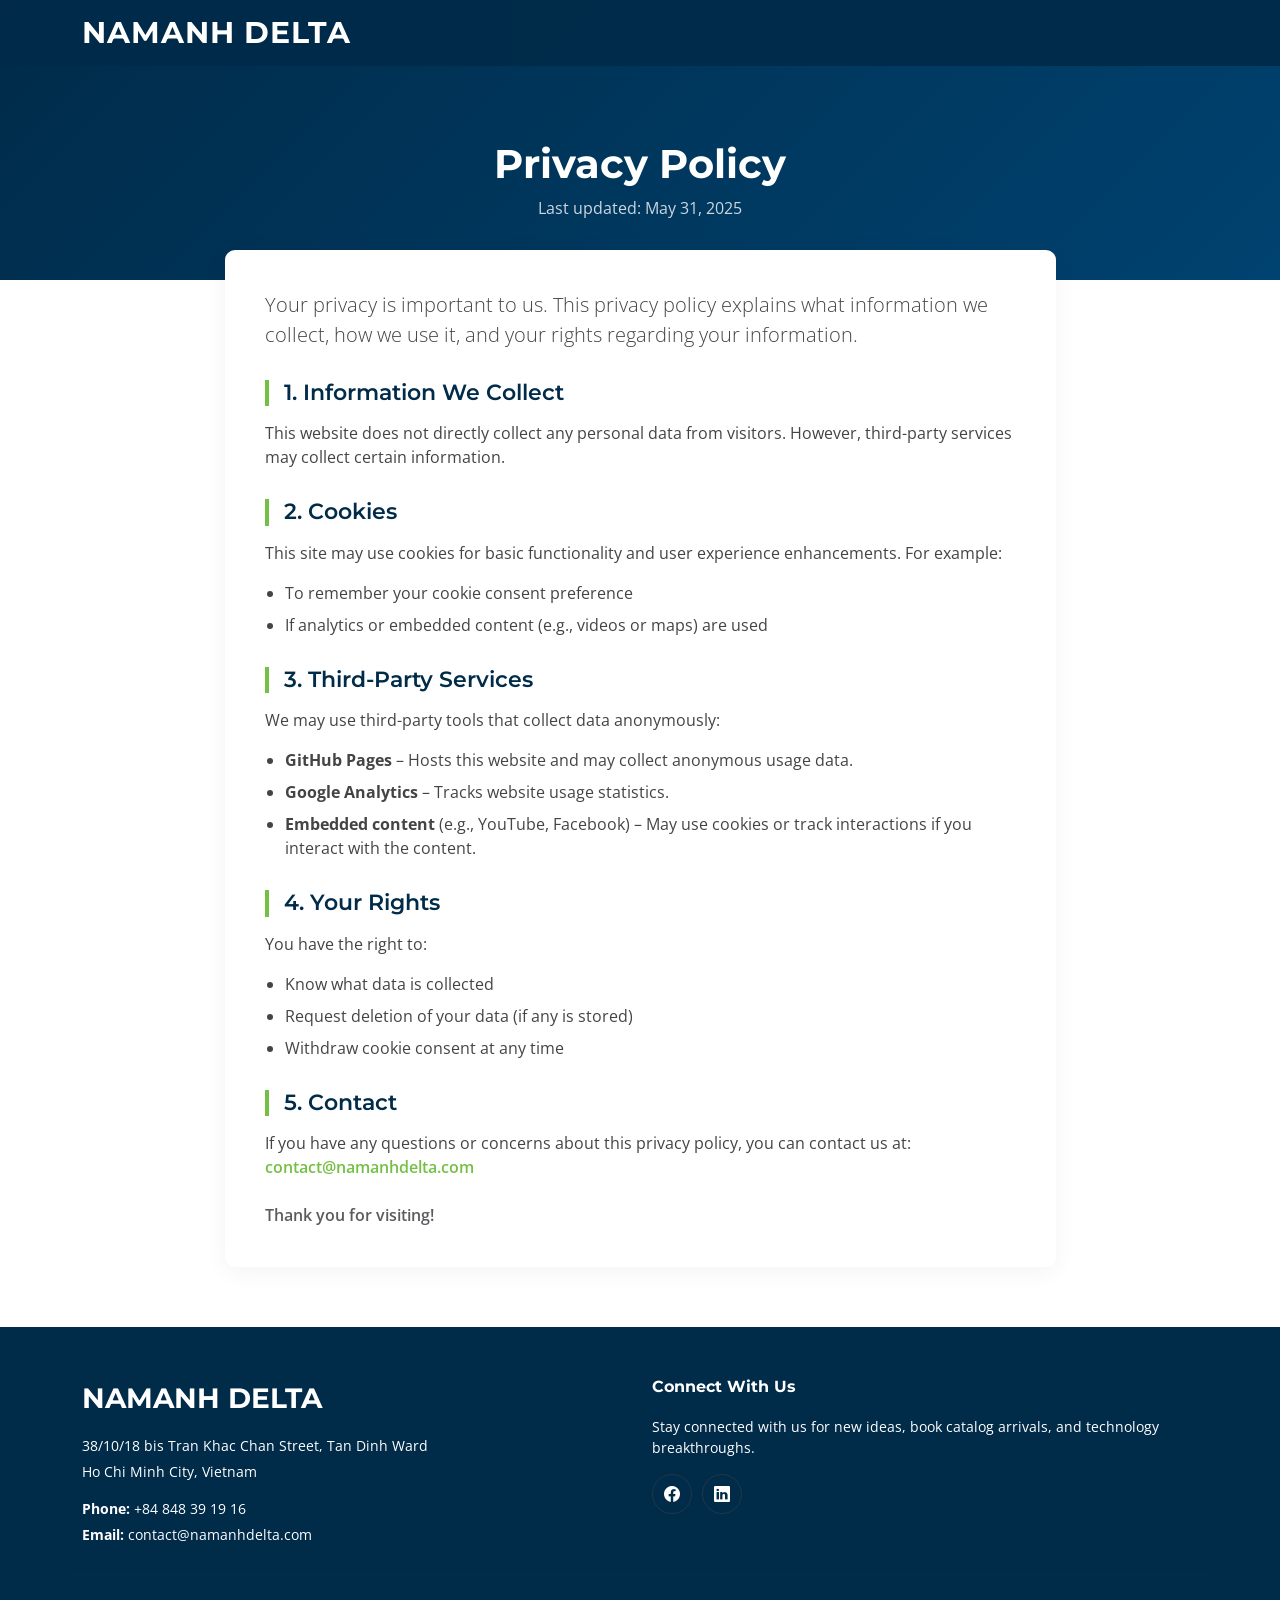
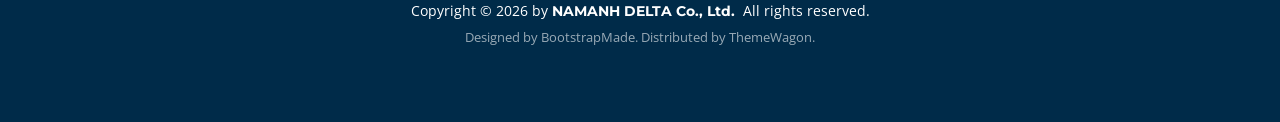
<file: privacy-policy.html>
<!DOCTYPE html>
<html lang="en">

<head>
  <meta charset="utf-8">
  <meta content="width=device-width, initial-scale=1.0" name="viewport">
  <title>Page Not Found – NAMANH DELTA</title>
  <meta name="description" content="The page you are looking for is missing or unavailable.">
  <meta name="keywords" content="404, Page Not Found, NAMANH DELTA">

  <link href="/assets/img/favicon.png" rel="icon">
  <link href="/assets/img/apple-touch-icon.png" rel="apple-touch-icon">

  <link href="https://fonts.googleapis.com" rel="preconnect">
  <link href="https://fonts.gstatic.com" rel="preconnect" crossorigin>
  <link href="https://fonts.googleapis.com/css2?family=Montserrat:ital,wght@0,300;0,400;0,500;0,600;0,700;0,800;1,300;1,400;1,500;1,600;1,700;1,800&family=Open+Sans:ital,wght@0,300;0,400;0,500;0,600;0,700;0,800;1,300;1,400;1,500;1,600;1,700;1,800&family=Poppins:ital,wght@0,300;0,400;0,500;0,600;0,700;0,800;1,300;1,400;1,500;1,600;1,700;1,800&display=swap&subset=vietnamese" rel="stylesheet">

  <link href="/assets/vendor/bootstrap/css/bootstrap.min.css" rel="stylesheet">
  <link href="/assets/vendor/bootstrap-icons/bootstrap-icons.css" rel="stylesheet">
  <link href="/assets/vendor/aos/aos.css" rel="stylesheet">
  <link href="/assets/vendor/glightbox/css/glightbox.min.css" rel="stylesheet">
  <link href="/assets/vendor/swiper/swiper-bundle.min.css" rel="stylesheet">

  <link href="/assets/css/main.css" rel="stylesheet">
  <link href="/assets/css/custom.css" rel="stylesheet">

  
</head>

<body class="page-404">

  <header id="header" class="header d-flex align-items-center fixed-top">
    <div class="container-fluid container-xl position-relative d-flex align-items-center">

      <a href="/" class="logo d-flex align-items-center me-auto">
        <h1 class="sitename" style="color: #ffffff !important; font-weight: 700; letter-spacing: 1px;">NAMANH DELTA</h1>
      </a>

    </div>
  </header>

  <main class="main">

    <div class="page-title-banner text-center">
      <div class="container" data-aos="fade-up">
        <h1>Privacy Policy</h1>
        <p class="mb-0" style="opacity: 0.8;">Last updated: May 31, 2025</p>
      </div>
    </div>

    <div class="container">
      <div class="row justify-content-center">
        <div class="col-lg-10 col-xl-9">
          
          <div class="privacy-content-card" data-aos="fade-up" data-aos-delay="100">
            <p class="lead">Your privacy is important to us. This privacy policy explains what information we collect, how we use it, and your rights regarding your information.</p>
            
            <h2>1. Information We Collect</h2>
            <p>This website does not directly collect any personal data from visitors. However, third-party services may collect certain information.</p>
            
            <h2>2. Cookies</h2>
            <p>This site may use cookies for basic functionality and user experience enhancements. For example:</p>
            <ul>
              <li>To remember your cookie consent preference</li>
              <li>If analytics or embedded content (e.g., videos or maps) are used</li>
            </ul>
            
            <h2>3. Third-Party Services</h2>
            <p>We may use third-party tools that collect data anonymously:</p>
            <ul>
              <li><strong>GitHub Pages</strong> – Hosts this website and may collect anonymous usage data.</li>
              <li><strong>Google Analytics</strong> – Tracks website usage statistics.</li>
              <li><strong>Embedded content</strong> (e.g., YouTube, Facebook) – May use cookies or track interactions if you interact with the content.</li>
            </ul>
            
            <h2>4. Your Rights</h2>
            <p>You have the right to:</p>
            <ul>
              <li>Know what data is collected</li>
              <li>Request deletion of your data (if any is stored)</li>
              <li>Withdraw cookie consent at any time</li>
            </ul>
            
            <h2>5. Contact</h2>
            <p>If you have any questions or concerns about this privacy policy, you can contact us at: <a href="mailto:contact@namanhdelta.com">contact@namanhdelta.com</a></p>
            
            <p class="mt-4 mb-0 fw-semibold text-muted">Thank you for visiting!</p>
          </div>

        </div>
      </div>
    </div>

  </main>

  <footer id="contact" class="footer">

    <div class="container footer-top">
      <div class="row gy-4">
        <div class="col-lg-6 col-md-12 footer-about">
          <a href="index.html" class="d-flex align-items-center">
            <span class="sitename" style="color: #ffffff !important; font-weight: 700;">NAMANH DELTA</span>
          </a>
          <div class="footer-contact pt-3">
            <p>38/10/18 bis Tran Khac Chan Street, Tan Dinh Ward</p>
            <p>Ho Chi Minh City, Vietnam</p>
            <p class="mt-3"><strong>Phone:</strong> <span>+84 848 39 19 16</span></p>
            <p><strong>Email:</strong> <span>contact@namanhdelta.com</span></p>
          </div>
        </div>

        <div class="col-lg-6 col-md-12">
          <h4>Connect With Us</h4>
          <p>Stay connected with us for new ideas, book catalog arrivals, and technology breakthroughs.</p>
          <div class="social-links d-flex mt-3">
            <a href="https://www.facebook.com/namanh.delta.scitech" target="_blank"><i class="bi bi-facebook"></i></a>
            <a href="https://www.linkedin.com/company/namanh-delta-scitech" target="_blank"><i class="bi bi-linkedin"></i></a>
          </div>
        </div>
      </div>
    </div>

    <div class="container copyright text-center mt-4">
      <p><span>Copyright © 2026 by</span><strong class="px-1 sitename" style="color: #ffffff !important;">NAMANH DELTA Co., Ltd.</strong> <span>All rights reserved.</span></p>
      <div class="credits" style="opacity: 0.6; font-size: 13px;">
        Designed by <a href="https://bootstrapmade.com/">BootstrapMade</a>. Distributed by <a href="https://themewagon.com" target="_blank">ThemeWagon</a>.
      </div>
    </div>

  </footer>

  <a href="#" id="scroll-top" class="scroll-top d-flex align-items-center justify-content-center"><i class="bi bi-arrow-up-short"></i></a>

  <div id="preloader"></div>

  <script src="/assets/vendor/bootstrap/js/bootstrap.bundle.min.js"></script>
  <script src="/assets/vendor/php-email-form/validate.js"></script>
  <script src="/assets/vendor/aos/aos.js"></script>
  <script src="/assets/vendor/glightbox/js/glightbox.min.js"></script>
  <script src="/assets/vendor/swiper/swiper-bundle.min.js"></script>
  <script src="/assets/vendor/waypoints/noframework.waypoints.js"></script>
  <script src="/assets/vendor/imagesloaded/imagesloaded.pkgd.min.js"></script>
  <script src="/assets/vendor/isotope-layout/isotope.pkgd.min.js"></script>

  <script src="/assets/js/main.js"></script>

</body>
</html>
</file>
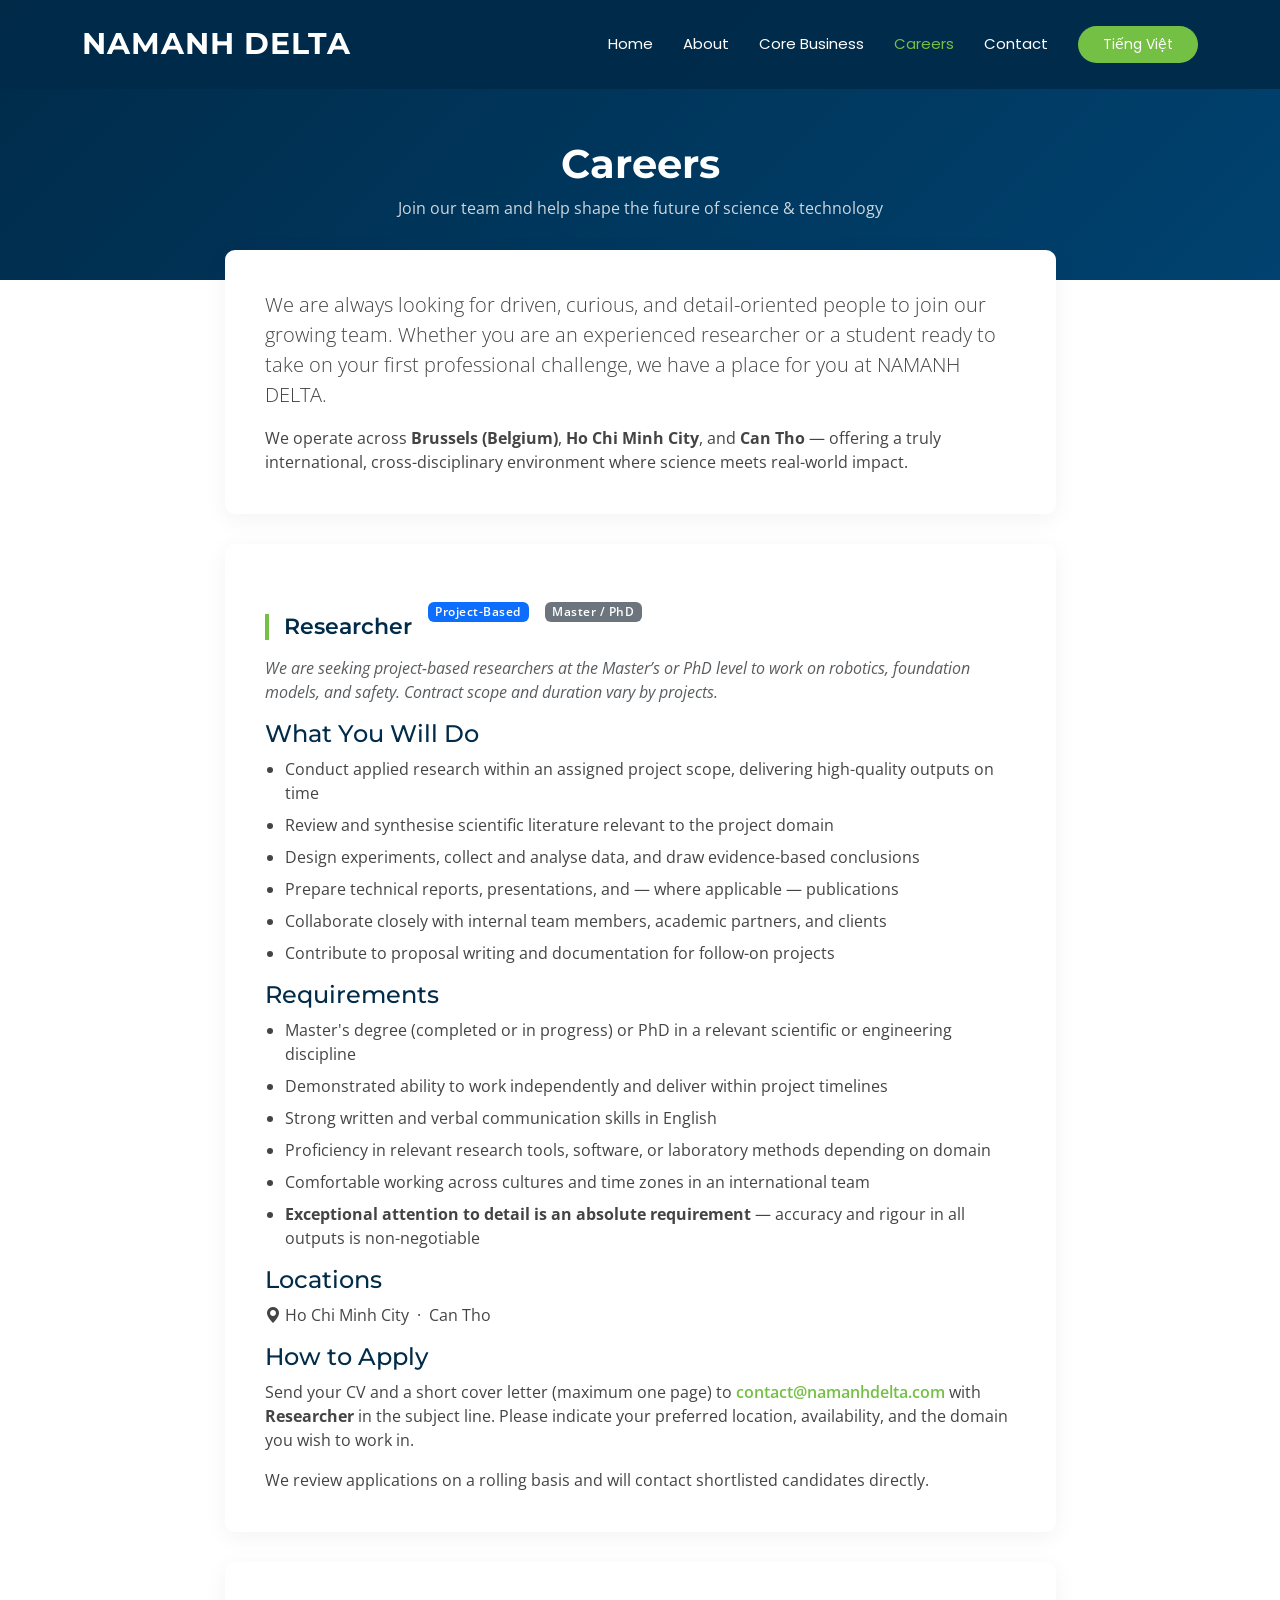
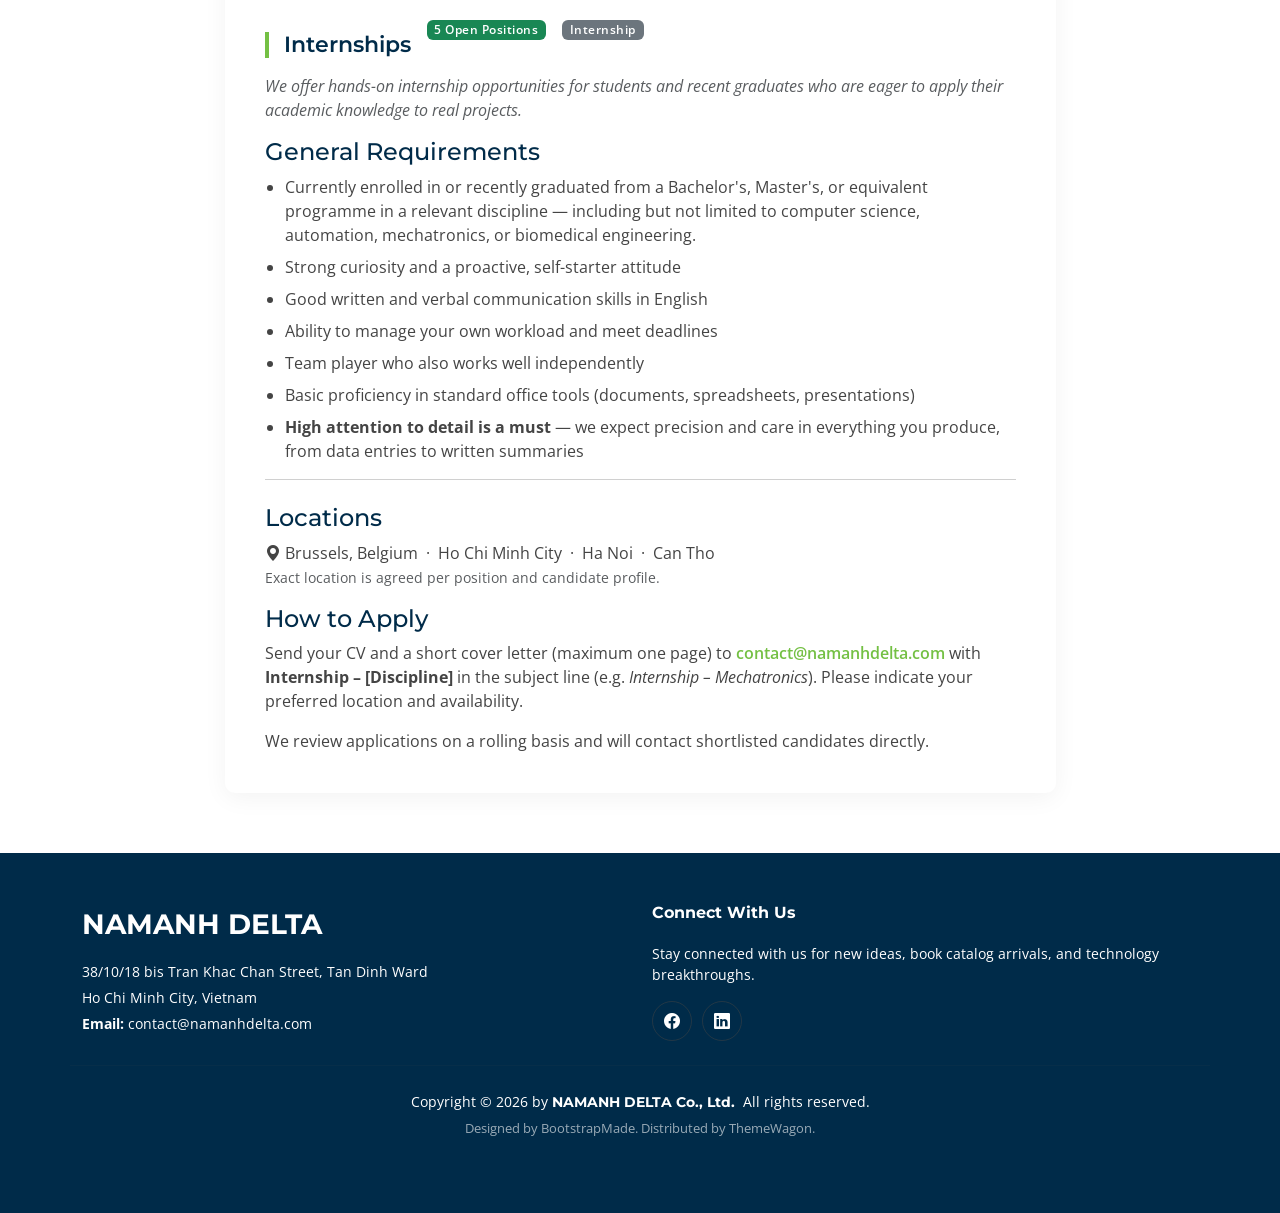
<file: en/jobs.html>
<!DOCTYPE html>
<html lang="en">

<head>
  <meta charset="utf-8">
  <meta content="width=device-width, initial-scale=1.0" name="viewport">
  <title>Careers – NAMANH DELTA</title>
  <meta name="description" content="Career opportunities at NAMANH DELTA Co., Ltd.">
  <meta name="keywords" content="Jobs, Careers, NAMANH DELTA, Internship, Researcher">

  <link href="assets/img/favicon.png" rel="icon">
  <link href="assets/img/apple-touch-icon.png" rel="apple-touch-icon">

  <link href="https://fonts.googleapis.com" rel="preconnect">
  <link href="https://fonts.gstatic.com" rel="preconnect" crossorigin>
  <link href="https://fonts.googleapis.com/css2?family=Montserrat:ital,wght@0,300;0,400;0,500;0,600;0,700;0,800;1,300;1,400;1,500;1,600;1,700;1,800&family=Open+Sans:ital,wght@0,300;0,400;0,500;0,600;0,700;0,800;1,300;1,400;1,500;1,600;1,700;1,800&family=Poppins:ital,wght@0,300;0,400;0,500;0,600;0,700;0,800;1,300;1,400;1,500;1,600;1,700;1,800&display=swap&subset=vietnamese" rel="stylesheet">

  <link href="assets/vendor/bootstrap/css/bootstrap.min.css" rel="stylesheet">
  <link href="assets/vendor/bootstrap-icons/bootstrap-icons.css" rel="stylesheet">
  <link href="assets/vendor/aos/aos.css" rel="stylesheet">
  <link href="assets/vendor/glightbox/css/glightbox.min.css" rel="stylesheet">
  <link href="assets/vendor/swiper/swiper-bundle.min.css" rel="stylesheet">

  <link href="assets/css/main.css" rel="stylesheet">
  <link href="assets/css/custom.css" rel="stylesheet">

</head>

<body class="inner-page">

  <header id="header" class="header d-flex align-items-center fixed-top">
    <div class="container-fluid container-xl position-relative d-flex align-items-center">

      <a href="index.html" class="logo d-flex align-items-center me-auto">
        <h1 class="sitename" style="color: #ffffff !important; font-weight: 700; letter-spacing: 1px;">NAMANH DELTA</h1>
      </a>

      <nav id="navmenu" class="navmenu">
        <ul>
          <li><a href="index.html#hero">Home</a></li>
          <li><a href="index.html#about">About</a></li>
          <li><a href="index.html#services">Core Business</a></li>
          <li><a href="jobs.html" class="active">Careers</a></li>
          <li><a href="index.html#contact">Contact</a></li>
        </ul>
        <i class="mobile-nav-toggle d-xl-none bi bi-list"></i>
      </nav>

      <a class="btn-getstarted" href="../vi/">Tiếng Việt</a>

    </div>
  </header>

  <main class="main">

    <div class="page-title-banner text-center">
      <div class="container" data-aos="fade-up">
        <h1>Careers</h1>
        <p class="mb-0" style="opacity: 0.8;">Join our team and help shape the future of science &amp; technology</p>
      </div>
    </div>

    <div class="container">
      <div class="row justify-content-center">
        <div class="col-lg-10 col-xl-9">

          <!-- Intro -->
          <div class="privacy-content-card" data-aos="fade-up" data-aos-delay="100">
            <p class="lead">We are always looking for driven, curious, and detail-oriented people to join our growing team. Whether you are an experienced researcher or a student ready to take on your first professional challenge, we have a place for you at NAMANH DELTA.</p>
            <p class="mb-0">We operate across <strong>Brussels (Belgium)</strong>, <strong>Ho Chi Minh City</strong>, and <strong>Can Tho</strong> — offering a truly international, cross-disciplinary environment where science meets real-world impact.</p>
          </div>

          <!-- ── POSITION 1: RESEARCHER ── -->
          <div class="privacy-content-card" data-aos="fade-up" data-aos-delay="150">

            <div class="d-flex align-items-center gap-3 mb-3 flex-wrap">
              <h2 class="mb-0">Researcher</h2>
              <span class="badge bg-primary" style="font-size: 0.75rem; font-weight: 600; letter-spacing: 0.5px;">Project-Based</span>
              <span class="badge" style="background: #6c757d; font-size: 0.75rem; font-weight: 600; letter-spacing: 0.5px;">Master / PhD</span>
            </div>

            <p class="fst-italic text-muted">We are seeking project‑based researchers at the Master’s or PhD level to work on robotics, foundation models, and safety. Contract scope and duration vary by projects.</p>

            <h4>What You Will Do</h4>
            <ul>
              <li>Conduct applied research within an assigned project scope, delivering high-quality outputs on time</li>
              <li>Review and synthesise scientific literature relevant to the project domain</li>
              <li>Design experiments, collect and analyse data, and draw evidence-based conclusions</li>
              <li>Prepare technical reports, presentations, and — where applicable — publications</li>
              <li>Collaborate closely with internal team members, academic partners, and clients</li>
              <li>Contribute to proposal writing and documentation for follow-on projects</li>
            </ul>

            <h4>Requirements</h4>
            <ul>
              <li>Master's degree (completed or in progress) or PhD in a relevant scientific or engineering discipline</li>
              <li>Demonstrated ability to work independently and deliver within project timelines</li>
              <li>Strong written and verbal communication skills in English</li>
              <li>Proficiency in relevant research tools, software, or laboratory methods depending on domain</li>
              <li>Comfortable working across cultures and time zones in an international team</li>
              <li><strong>Exceptional attention to detail is an absolute requirement</strong> — accuracy and rigour in all outputs is non-negotiable</li>
            </ul>

            <h4>Locations</h4>
            <p><i class="bi bi-geo-alt-fill me-1"></i>Ho Chi Minh City &nbsp;·&nbsp; Can Tho</p>

            <h4>How to Apply</h4>
            <p>Send your CV and a short cover letter (maximum one page) to <a href="mailto:contact@namanhdelta.com">contact@namanhdelta.com</a> with <strong>Researcher</strong> in the subject line. Please indicate your preferred location, availability, and the domain you wish to work in.</p>
            <p class="mb-0">We review applications on a rolling basis and will contact shortlisted candidates directly.</p>

          </div><!-- /Researcher -->

          <!-- ── POSITION 2: INTERNSHIPS ── -->
          <div class="privacy-content-card" data-aos="fade-up" data-aos-delay="200">

            <div class="d-flex align-items-center gap-3 mb-3 flex-wrap">
              <h2 class="mb-0">Internships</h2>
              <span class="badge bg-success" style="font-size: 0.75rem; font-weight: 600; letter-spacing: 0.5px;">5 Open Positions</span>
              <span class="badge" style="background: #6c757d; font-size: 0.75rem; font-weight: 600; letter-spacing: 0.5px;">Internship</span>
            </div>

            <p class="fst-italic text-muted">We offer hands-on internship opportunities for students and recent graduates who are eager to apply their academic knowledge to real projects.</p>

            <h4>General Requirements</h4>
            <ul>
              <li>Currently enrolled in or recently graduated from a Bachelor's, Master's, or equivalent programme in a relevant discipline — including but not limited to computer science, automation, mechatronics, or biomedical engineering.</li>
              <li>Strong curiosity and a proactive, self-starter attitude</li>
              <li>Good written and verbal communication skills in English</li>
              <li>Ability to manage your own workload and meet deadlines</li>
              <li>Team player who also works well independently</li>
              <li>Basic proficiency in standard office tools (documents, spreadsheets, presentations)</li>
              <li><strong>High attention to detail is a must</strong> — we expect precision and care in everything you produce, from data entries to written summaries</li>
            </ul>

            <hr>

            <h4 class="mt-4">Locations</h4>
            <p><i class="bi bi-geo-alt-fill me-1"></i>Brussels, Belgium &nbsp;·&nbsp; Ho Chi Minh City &nbsp;·&nbsp; Ha Noi &nbsp;·&nbsp; Can Tho<br>
            <small class="text-muted">Exact location is agreed per position and candidate profile.</small></p>

            <h4>How to Apply</h4>
            <p>Send your CV and a short cover letter (maximum one page) to <a href="mailto:contact@namanhdelta.com">contact@namanhdelta.com</a> with <strong>Internship – [Discipline]</strong> in the subject line (e.g. <em>Internship – Mechatronics</em>). Please indicate your preferred location and availability.</p>
            <p class="mb-0">We review applications on a rolling basis and will contact shortlisted candidates directly.</p>

          </div><!-- /Internships -->

        </div>
      </div>
    </div>

  </main>

  <footer id="contact" class="footer">

    <div class="container footer-top">
      <div class="row gy-4">
        <div class="col-lg-6 col-md-12 footer-about">
          <a href="index.html" class="d-flex align-items-center">
            <span class="sitename" style="color: #ffffff !important; font-weight: 700;">NAMANH DELTA</span>
          </a>
          <div class="footer-contact pt-3">
            <p>38/10/18 bis Tran Khac Chan Street, Tan Dinh Ward</p>
            <p>Ho Chi Minh City, Vietnam</p>
            <p><strong>Email:</strong> <span>contact@namanhdelta.com</span></p>
          </div>
        </div>

        <div class="col-lg-6 col-md-12">
          <h4>Connect With Us</h4>
          <p>Stay connected with us for new ideas, book catalog arrivals, and technology breakthroughs.</p>
          <div class="social-links d-flex mt-3">
            <a href="https://www.facebook.com/namanh.delta.scitech" target="_blank"><i class="bi bi-facebook"></i></a>
            <a href="https://www.linkedin.com/company/namanh-delta-scitech" target="_blank"><i class="bi bi-linkedin"></i></a>
          </div>
        </div>
      </div>
    </div>

    <div class="container copyright text-center mt-4">
      <p><span>Copyright © 2026 by</span><strong class="px-1 sitename" style="color: #ffffff !important;">NAMANH DELTA Co., Ltd.</strong> <span>All rights reserved.</span></p>
      <div class="credits" style="opacity: 0.6; font-size: 13px;">
        Designed by <a href="https://bootstrapmade.com/">BootstrapMade</a>. Distributed by <a href="https://themewagon.com" target="_blank">ThemeWagon</a>.
      </div>
    </div>

  </footer>

  <a href="#" id="scroll-top" class="scroll-top d-flex align-items-center justify-content-center"><i class="bi bi-arrow-up-short"></i></a>

  <div id="preloader"></div>

  <script src="assets/vendor/bootstrap/js/bootstrap.bundle.min.js"></script>
  <script src="assets/vendor/php-email-form/validate.js"></script>
  <script src="assets/vendor/aos/aos.js"></script>
  <script src="assets/vendor/glightbox/js/glightbox.min.js"></script>
  <script src="assets/vendor/swiper/swiper-bundle.min.js"></script>
  <script src="assets/vendor/waypoints/noframework.waypoints.js"></script>
  <script src="assets/vendor/imagesloaded/imagesloaded.pkgd.min.js"></script>
  <script src="assets/vendor/isotope-layout/isotope.pkgd.min.js"></script>

  <script src="assets/js/main.js"></script>

</body>
</html>
</file>
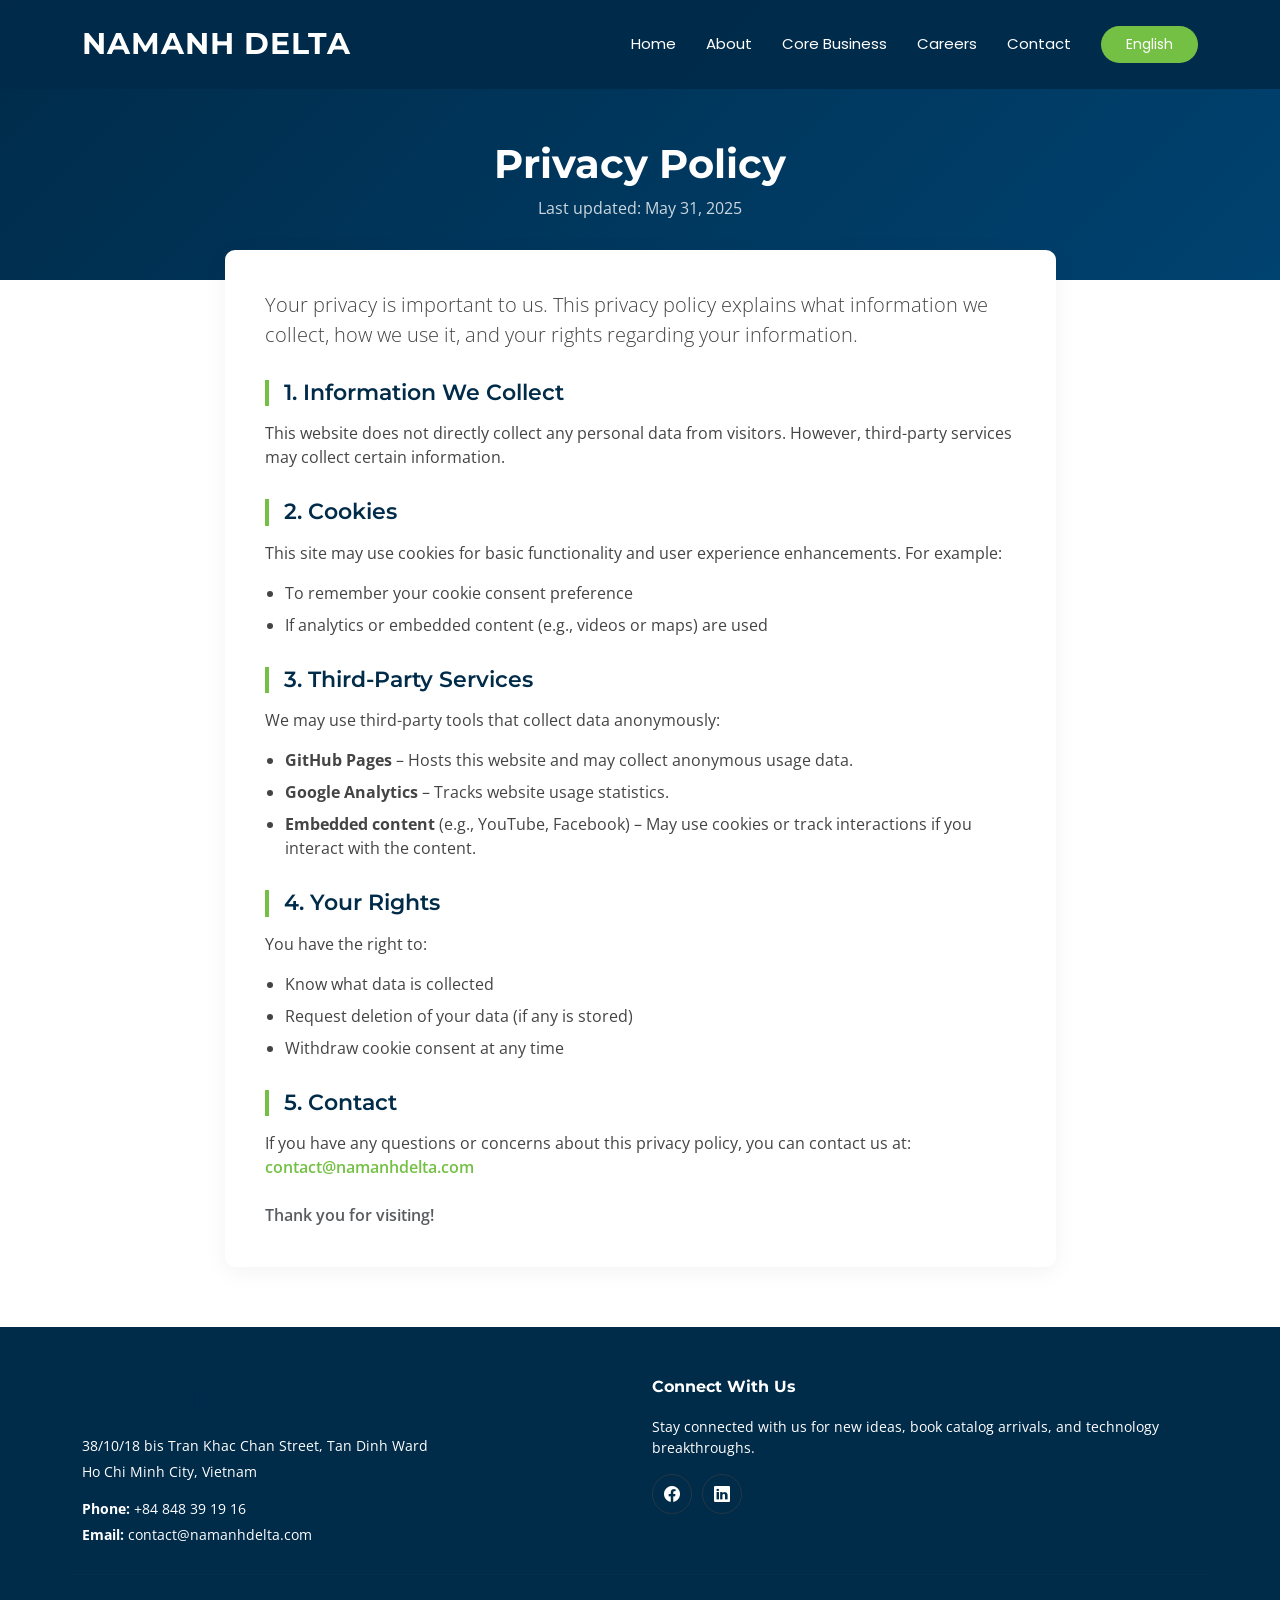
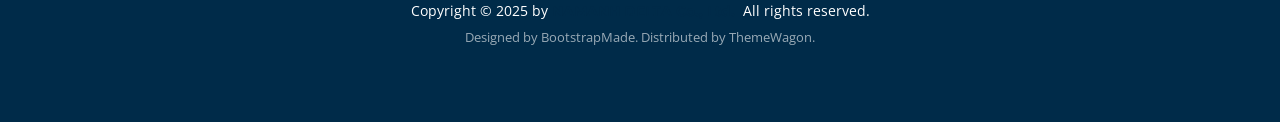
<file: vi/privacy-policy.html>
<!DOCTYPE html>
<html lang="en">

<head>
  <meta charset="utf-8">
  <meta content="width=device-width, initial-scale=1.0" name="viewport">
  <title>Privacy Policy – NAMANH DELTA</title>
  <meta name="description" content="Privacy Policy for NAMANH DELTA Co., Ltd.">
  <meta name="keywords" content="Privacy Policy, NAMANH DELTA">

  <link href="assets/img/favicon.png" rel="icon">
  <link href="assets/img/apple-touch-icon.png" rel="apple-touch-icon">

  <link href="https://fonts.googleapis.com" rel="preconnect">
  <link href="https://fonts.gstatic.com" rel="preconnect" crossorigin>
  <link href="https://fonts.googleapis.com/css2?family=Montserrat:ital,wght@0,300;0,400;0,500;0,600;0,700;0,800;1,300;1,400;1,500;1,600;1,700;1,800&family=Open+Sans:ital,wght@0,300;0,400;0,500;0,600;0,700;0,800;1,300;1,400;1,500;1,600;1,700;1,800&family=Poppins:ital,wght@0,300;0,400;0,500;0,600;0,700;0,800;1,300;1,400;1,500;1,600;1,700;1,800&display=swap&subset=vietnamese" rel="stylesheet">

  <link href="assets/vendor/bootstrap/css/bootstrap.min.css" rel="stylesheet">
  <link href="assets/vendor/bootstrap-icons/bootstrap-icons.css" rel="stylesheet">
  <link href="assets/vendor/aos/aos.css" rel="stylesheet">
  <link href="assets/vendor/glightbox/css/glightbox.min.css" rel="stylesheet">
  <link href="assets/vendor/swiper/swiper-bundle.min.css" rel="stylesheet">

  <link href="assets/css/main.css" rel="stylesheet">
  <link href="assets/css/custom.css" rel="stylesheet">

  
</head>

<body class="inner-page">

  <header id="header" class="header d-flex align-items-center fixed-top">
    <div class="container-fluid container-xl position-relative d-flex align-items-center">

      <a href="index.html" class="logo d-flex align-items-center me-auto">
        <h1 class="sitename" style="color: #ffffff !important; font-weight: 700; letter-spacing: 1px;">NAMANH DELTA</h1>
      </a>

      <nav id="navmenu" class="navmenu">
        <ul>
          <li><a href="index.html#hero">Home</a></li>
          <li><a href="index.html#about">About</a></li>
          <li><a href="index.html#core-areas">Core Business</a></li>
          <li><a href="index.html#jobs">Careers</a></li>
          <li><a href="index.html#contact">Contact</a></li>
        </ul>
        <i class="mobile-nav-toggle d-xl-none bi bi-list"></i>
      </nav>

      <a class="btn-getstarted" href="../en/">English</a>

    </div>
  </header>

  <main class="main">

    <div class="page-title-banner text-center">
      <div class="container" data-aos="fade-up">
        <h1>Privacy Policy</h1>
        <p class="mb-0" style="opacity: 0.8;">Last updated: May 31, 2025</p>
      </div>
    </div>

    <div class="container">
      <div class="row justify-content-center">
        <div class="col-lg-10 col-xl-9">
          
          <div class="privacy-content-card" data-aos="fade-up" data-aos-delay="100">
            <p class="lead">Your privacy is important to us. This privacy policy explains what information we collect, how we use it, and your rights regarding your information.</p>
            
            <h2>1. Information We Collect</h2>
            <p>This website does not directly collect any personal data from visitors. However, third-party services may collect certain information.</p>
            
            <h2>2. Cookies</h2>
            <p>This site may use cookies for basic functionality and user experience enhancements. For example:</p>
            <ul>
              <li>To remember your cookie consent preference</li>
              <li>If analytics or embedded content (e.g., videos or maps) are used</li>
            </ul>
            
            <h2>3. Third-Party Services</h2>
            <p>We may use third-party tools that collect data anonymously:</p>
            <ul>
              <li><strong>GitHub Pages</strong> – Hosts this website and may collect anonymous usage data.</li>
              <li><strong>Google Analytics</strong> – Tracks website usage statistics.</li>
              <li><strong>Embedded content</strong> (e.g., YouTube, Facebook) – May use cookies or track interactions if you interact with the content.</li>
            </ul>
            
            <h2>4. Your Rights</h2>
            <p>You have the right to:</p>
            <ul>
              <li>Know what data is collected</li>
              <li>Request deletion of your data (if any is stored)</li>
              <li>Withdraw cookie consent at any time</li>
            </ul>
            
            <h2>5. Contact</h2>
            <p>If you have any questions or concerns about this privacy policy, you can contact us at: <a href="mailto:contact@namanhdelta.com">contact@namanhdelta.com</a></p>
            
            <p class="mt-4 mb-0 fw-semibold text-muted">Thank you for visiting!</p>
          </div>

        </div>
      </div>
    </div>

  </main>

  <footer id="contact" class="footer">

    <div class="container footer-top">
      <div class="row gy-4">
        <div class="col-lg-6 col-md-12 footer-about">
          <a href="index.html" class="d-flex align-items-center">
            <span class="sitename" style="color: #ffffff; font-weight: 700;">NAMANH DELTA</span>
          </a>
          <div class="footer-contact pt-3">
            <p>38/10/18 bis Tran Khac Chan Street, Tan Dinh Ward</p>
            <p>Ho Chi Minh City, Vietnam</p>
            <p class="mt-3"><strong>Phone:</strong> <span>+84 848 39 19 16</span></p>
            <p><strong>Email:</strong> <span>contact@namanhdelta.com</span></p>
          </div>
        </div>

        <div class="col-lg-6 col-md-12">
          <h4>Connect With Us</h4>
          <p>Stay connected with us for new ideas, book catalog arrivals, and technology breakthroughs.</p>
          <div class="social-links d-flex mt-3">
            <a href="https://www.facebook.com/namanh.delta.scitech" target="_blank"><i class="bi bi-facebook"></i></a>
            <a href="https://www.linkedin.com/company/namanh-delta-scitech" target="_blank"><i class="bi bi-linkedin"></i></a>
          </div>
        </div>
      </div>
    </div>

    <div class="container copyright text-center mt-4">
      <p><span>Copyright © 2025 by</span><strong class="px-1 sitename">NAMANH DELTA Co., Ltd.</strong> <span>All rights reserved.</span></p>
      <div class="credits" style="opacity: 0.6; font-size: 13px;">
        Designed by <a href="https://bootstrapmade.com/">BootstrapMade</a>. Distributed by <a href="https://themewagon.com" target="_blank">ThemeWagon</a>.
      </div>
    </div>

  </footer>

  <a href="#" id="scroll-top" class="scroll-top d-flex align-items-center justify-content-center"><i class="bi bi-arrow-up-short"></i></a>

  <div id="preloader"></div>

  <script src="assets/vendor/bootstrap/js/bootstrap.bundle.min.js"></script>
  <script src="assets/vendor/php-email-form/validate.js"></script>
  <script src="assets/vendor/aos/aos.js"></script>
  <script src="assets/vendor/glightbox/js/glightbox.min.js"></script>
  <script src="assets/vendor/swiper/swiper-bundle.min.js"></script>
  <script src="assets/vendor/waypoints/noframework.waypoints.js"></script>
  <script src="assets/vendor/imagesloaded/imagesloaded.pkgd.min.js"></script>
  <script src="assets/vendor/isotope-layout/isotope.pkgd.min.js"></script>

  <script src="assets/js/main.js"></script>

</body>
</html>
</file>
<file: assets/css/custom.css>
/* ===== INDEX PAGE ===== */

:root {
      --background-color: #ffffff;
      --default-color: #444444;
      --heading-color: #002b49;       /* Logo Navy Blue */
      --accent-color: #74c044;        /* Logo Green */
      --surface-color: #ffffff;
      --contrast-color: #ffffff;
      --nav-color: #ffffff;
      --nav-hover-color: #74c044;
      
      /* Enforce safe, beautiful Vietnamese fonts across the template variables */
      --nav-font: 'Poppins', sans-serif;
      --heading-font: 'Montserrat', sans-serif;
      --default-font: 'Open Sans', sans-serif;
    }
    
    /* Global font overrides to bypass theme defaults if needed */
    body {
      font-family: 'Open Sans', sans-serif !important;
    }
    
    h1, h2, h3, h4, h5, h6, .sitename {
      font-family: 'Montserrat', sans-serif !important;
    }
    
    .navmenu a {
      font-family: 'Poppins', sans-serif !important;
    }
    
    .header {
      background-color: rgba(0, 43, 73, 0.9) !important; /* Navy base */
    }
    
    .hero {
      background: linear-gradient(135deg, #002b49 0%, #004270 100%) !important;
    }

    .btn-getstarted, .btn-get-started, .btn-area-link {
      background: #74c044 !important;
      color: #ffffff !important;
      border-radius: 4px;
      transition: 0.3s;
      display: inline-block;
      text-decoration: none;
      font-family: 'Poppins', sans-serif !important;
    }

    .btn-getstarted:hover, .btn-get-started:hover, .btn-area-link:hover {
      background: #5fa336 !important;
      color: #ffffff !important;
    }

    .btn-area-link {
      padding: 8px 20px;
      font-size: 14px;
      font-weight: 500;
      margin-top: 15px;
    }

    .section-title h2::after {
      background: #74c044 !important;
    }

    .footer {
      background: #002b49 !important;
      color: #ffffff !important;
    }
    
    .footer a, .footer h4, .footer .social-links a {
      color: #ffffff !important;
    }
    
    .footer .social-links a:hover {
      background: #74c044 !important;
    }
    
    .steps-number {
      color: #74c044 !important;
      opacity: 0.3;
    }

/* ===== PRIVACY POLICY PAGE ===== */

:root {
      --background-color: #ffffff;
      --default-color: #444444;
      --heading-color: #002b49;       /* Logo Navy Blue */
      --accent-color: #74c044;        /* Logo Green */
      --surface-color: #ffffff;
      --contrast-color: #ffffff;
      --nav-color: #ffffff;
      --nav-hover-color: #74c044;
      
      --nav-font: 'Poppins', sans-serif;
      --heading-font: 'Montserrat', sans-serif;
      --default-font: 'Open Sans', sans-serif;
    }
    
    body {
      font-family: 'Open Sans', sans-serif !important;
      background-color: #f8f9fa;
    }
    
    h1, h2, h3, h4, h5, h6, .sitename {
      font-family: 'Montserrat', sans-serif !important;
      color: #002b49 !important;
    }
    
    .navmenu a {
      font-family: 'Poppins', sans-serif !important;
    }
    
    .header {
      background-color: rgba(0, 43, 73, 0.95) !important;
    }

    .btn-getstarted {
      background: #74c044 !important;
      color: #ffffff !important;
      border-radius: 4px;
      transition: 0.3s;
      display: inline-block;
      text-decoration: none;
      font-family: 'Poppins', sans-serif !important;
    }

    .btn-getstarted:hover {
      background: #5fa336 !important;
      color: #ffffff !important;
    }

    .page-title-banner {
      background: linear-gradient(135deg, #002b49 0%, #004270 100%);
      padding: 140px 0 60px 0;
      color: #ffffff;
    }

    .page-title-banner h1 {
      color: #ffffff !important;
      font-weight: 700;
    }

    .privacy-content-card {
      background: #ffffff;
      padding: 40px;
      border-radius: 10px;
      box-shadow: 0px 5px 25px rgba(0,0,0,0.05);
      margin-top: -30px;
      margin-bottom: 60px;
      position: relative;
      z-index: 10;
    }

    .privacy-content-card h2 {
      font-size: 22px;
      font-weight: 600;
      margin-top: 30px;
      margin-bottom: 15px;
      border-left: 4px solid #74c044;
      padding-left: 15px;
    }

    .privacy-content-card ul {
      padding-left: 20px;
    }

    .privacy-content-card ul li {
      margin-bottom: 8px;
    }

    .privacy-content-card a {
      color: #74c044;
      text-decoration: none;
      font-weight: 600;
    }

    .privacy-content-card a:hover {
      color: #5fa336;
      text-decoration: underline;
    }

    .footer {
      background: #002b49 !important;
      color: #ffffff !important;
    }
    
    .footer a, .footer h4, .footer .social-links a {
      color: #ffffff !important;
    }
    
    .footer .social-links a:hover {
      background: #74c044 !important;
    }

/* ===== 404 PAGE ===== */

:root {
      --background-color: #ffffff;
      --default-color: #444444;
      --heading-color: #002b49;       /* Logo Navy Blue */
      --accent-color: #74c044;        /* Logo Green */
      --surface-color: #ffffff;
      --contrast-color: #ffffff;
      --nav-color: #ffffff;
      --nav-hover-color: #74c044;
      
      --nav-font: 'Poppins', sans-serif;
      --heading-font: 'Montserrat', sans-serif;
      --default-font: 'Open Sans', sans-serif;
    }
    
    body {
      font-family: 'Open Sans', sans-serif !important;
      background-color: #ffffff;
    }
    
    h1, h2, h3, h4, h5, h6, .sitename {
      font-family: 'Montserrat', sans-serif !important;
    }
    
    .header {
      background-color: rgba(0, 43, 73, 0.95) !important;
    }

    .page-title {
      background: linear-gradient(135deg, #002b49 0%, #004270 100%) !important;
      padding: 130px 0 60px 0;
      color: #ffffff;
    }

    .page-title h1 {
      color: #ffffff !important;
      font-weight: 700;
      font-size: 32px;
    }

    .breadcrumbs ol li a {
      color: rgba(251, 251, 251, 0.7);
    }
    
    .breadcrumbs ol li.current {
      color: #74c044;
    }

    /* 404 Visual Content Block Styles */
    .error-404 {
      padding: 80px 0;
    }

    .error-icon i {
      font-size: 72px;
      color: #74c044;
    }

    .error-code {
      font-size: 110px;
      font-weight: 800;
      color: #002b49;
      line-height: 1;
      letter-spacing: -2px;
    }

    .error-title {
      font-size: 26px;
      color: #002b49;
      font-weight: 700;
    }

    .error-text {
      color: #666666;
      max-width: 550px;
      margin: 0 auto;
      font-size: 16px;
    }

    .btn-return-home {
      background: #74c044 !important;
      color: #ffffff !important;
      border-radius: 4px;
      padding: 10px 30px;
      font-family: 'Poppins', sans-serif !important;
      font-weight: 500;
      font-size: 15px;
      display: inline-block;
      text-decoration: none;
      transition: 0.3s;
      box-shadow: 0 4px 15px rgba(116, 192, 68, 0.3);
    }

    .btn-return-home:hover {
      background: #5fa336 !important;
      color: #ffffff !important;
      transform: translateY(-2px);
    }

    .footer {
      background: #002b49 !important;
      color: #ffffff !important;
    }
    
    .footer a, .footer h4, .footer .social-links a {
      color: #ffffff !important;
    }
    
    .footer .social-links a:hover {
      background: #74c044 !important;
    }
</file>
<file: en/assets/css/custom.css>
/* ===== INDEX PAGE ===== */

:root {
      --background-color: #ffffff;
      --default-color: #444444;
      --heading-color: #002b49;       /* Logo Navy Blue */
      --accent-color: #74c044;        /* Logo Green */
      --surface-color: #ffffff;
      --contrast-color: #ffffff;
      --nav-color: #ffffff;
      --nav-hover-color: #74c044;
      
      /* Enforce safe, beautiful Vietnamese fonts across the template variables */
      --nav-font: 'Poppins', sans-serif;
      --heading-font: 'Montserrat', sans-serif;
      --default-font: 'Open Sans', sans-serif;
    }
    
    /* Global font overrides to bypass theme defaults if needed */
    body {
      font-family: 'Open Sans', sans-serif !important;
    }
    
    h1, h2, h3, h4, h5, h6, .sitename {
      font-family: 'Montserrat', sans-serif !important;
    }
    
    .navmenu a {
      font-family: 'Poppins', sans-serif !important;
    }
    
    .header {
      background-color: rgba(0, 43, 73, 0.9) !important; /* Navy base */
    }
    
    .hero {
      background: linear-gradient(135deg, #002b49 0%, #004270 100%) !important;
    }

    .btn-getstarted, .btn-get-started, .btn-area-link {
      background: #74c044 !important;
      color: #ffffff !important;
      border-radius: 4px;
      transition: 0.3s;
      display: inline-block;
      text-decoration: none;
      font-family: 'Poppins', sans-serif !important;
    }

    .btn-getstarted:hover, .btn-get-started:hover, .btn-area-link:hover {
      background: #5fa336 !important;
      color: #ffffff !important;
    }

    .btn-area-link {
      padding: 8px 20px;
      font-size: 14px;
      font-weight: 500;
      margin-top: 15px;
    }

    .section-title h2::after {
      background: #74c044 !important;
    }

    .footer {
      background: #002b49 !important;
      color: #ffffff !important;
    }
    
    .footer a, .footer h4, .footer .social-links a {
      color: #ffffff !important;
    }
    
    .footer .social-links a:hover {
      background: #74c044 !important;
    }
    
    .steps-number {
      color: #74c044 !important;
      opacity: 0.3;
    }

/* ===== PRIVACY POLICY PAGE ===== */

:root {
      --background-color: #ffffff;
      --default-color: #444444;
      --heading-color: #002b49;       /* Logo Navy Blue */
      --accent-color: #74c044;        /* Logo Green */
      --surface-color: #ffffff;
      --contrast-color: #ffffff;
      --nav-color: #ffffff;
      --nav-hover-color: #74c044;
      
      --nav-font: 'Poppins', sans-serif;
      --heading-font: 'Montserrat', sans-serif;
      --default-font: 'Open Sans', sans-serif;
    }
    
    body {
      font-family: 'Open Sans', sans-serif !important;
      background-color: #f8f9fa;
    }
    
    h1, h2, h3, h4, h5, h6, .sitename {
      font-family: 'Montserrat', sans-serif !important;
      color: #002b49 !important;
    }
    
    .navmenu a {
      font-family: 'Poppins', sans-serif !important;
    }
    
    .header {
      background-color: rgba(0, 43, 73, 0.95) !important;
    }

    .btn-getstarted {
      background: #74c044 !important;
      color: #ffffff !important;
      border-radius: 4px;
      transition: 0.3s;
      display: inline-block;
      text-decoration: none;
      font-family: 'Poppins', sans-serif !important;
    }

    .btn-getstarted:hover {
      background: #5fa336 !important;
      color: #ffffff !important;
    }

    .page-title-banner {
      background: linear-gradient(135deg, #002b49 0%, #004270 100%);
      padding: 140px 0 60px 0;
      color: #ffffff;
    }

    .page-title-banner h1 {
      color: #ffffff !important;
      font-weight: 700;
    }

    .privacy-content-card {
      background: #ffffff;
      padding: 40px;
      border-radius: 10px;
      box-shadow: 0px 5px 25px rgba(0,0,0,0.05);
      margin-top: -30px;
      margin-bottom: 60px;
      position: relative;
      z-index: 10;
    }

    .privacy-content-card h2 {
      font-size: 22px;
      font-weight: 600;
      margin-top: 30px;
      margin-bottom: 15px;
      border-left: 4px solid #74c044;
      padding-left: 15px;
    }

    .privacy-content-card ul {
      padding-left: 20px;
    }

    .privacy-content-card ul li {
      margin-bottom: 8px;
    }

    .privacy-content-card a {
      color: #74c044;
      text-decoration: none;
      font-weight: 600;
    }

    .privacy-content-card a:hover {
      color: #5fa336;
      text-decoration: underline;
    }

    .footer {
      background: #002b49 !important;
      color: #ffffff !important;
    }
    
    .footer a, .footer h4, .footer .social-links a {
      color: #ffffff !important;
    }
    
    .footer .social-links a:hover {
      background: #74c044 !important;
    }

/* ===== 404 PAGE ===== */

:root {
      --background-color: #ffffff;
      --default-color: #444444;
      --heading-color: #002b49;       /* Logo Navy Blue */
      --accent-color: #74c044;        /* Logo Green */
      --surface-color: #ffffff;
      --contrast-color: #ffffff;
      --nav-color: #ffffff;
      --nav-hover-color: #74c044;
      
      --nav-font: 'Poppins', sans-serif;
      --heading-font: 'Montserrat', sans-serif;
      --default-font: 'Open Sans', sans-serif;
    }
    
    body {
      font-family: 'Open Sans', sans-serif !important;
      background-color: #ffffff;
    }
    
    h1, h2, h3, h4, h5, h6, .sitename {
      font-family: 'Montserrat', sans-serif !important;
    }
    
    .header {
      background-color: rgba(0, 43, 73, 0.95) !important;
    }

    .page-title {
      background: linear-gradient(135deg, #002b49 0%, #004270 100%) !important;
      padding: 130px 0 60px 0;
      color: #ffffff;
    }

    .page-title h1 {
      color: #ffffff !important;
      font-weight: 700;
      font-size: 32px;
    }

    .breadcrumbs ol li a {
      color: rgba(251, 251, 251, 0.7);
    }
    
    .breadcrumbs ol li.current {
      color: #74c044;
    }

    /* 404 Visual Content Block Styles */
    .error-404 {
      padding: 80px 0;
    }

    .error-icon i {
      font-size: 72px;
      color: #74c044;
    }

    .error-code {
      font-size: 110px;
      font-weight: 800;
      color: #002b49;
      line-height: 1;
      letter-spacing: -2px;
    }

    .error-title {
      font-size: 26px;
      color: #002b49;
      font-weight: 700;
    }

    .error-text {
      color: #666666;
      max-width: 550px;
      margin: 0 auto;
      font-size: 16px;
    }

    .btn-return-home {
      background: #74c044 !important;
      color: #ffffff !important;
      border-radius: 4px;
      padding: 10px 30px;
      font-family: 'Poppins', sans-serif !important;
      font-weight: 500;
      font-size: 15px;
      display: inline-block;
      text-decoration: none;
      transition: 0.3s;
      box-shadow: 0 4px 15px rgba(116, 192, 68, 0.3);
    }

    .btn-return-home:hover {
      background: #5fa336 !important;
      color: #ffffff !important;
      transform: translateY(-2px);
    }

    .footer {
      background: #002b49 !important;
      color: #ffffff !important;
    }
    
    .footer a, .footer h4, .footer .social-links a {
      color: #ffffff !important;
    }
    
    .footer .social-links a:hover {
      background: #74c044 !important;
    }
</file>
<file: vi/assets/css/custom.css>
/* ===== INDEX PAGE ===== */

:root {
      --background-color: #ffffff;
      --default-color: #444444;
      --heading-color: #002b49;       /* Logo Navy Blue */
      --accent-color: #74c044;        /* Logo Green */
      --surface-color: #ffffff;
      --contrast-color: #ffffff;
      --nav-color: #ffffff;
      --nav-hover-color: #74c044;
      
      /* Enforce safe, beautiful Vietnamese fonts across the template variables */
      --nav-font: 'Poppins', sans-serif;
      --heading-font: 'Montserrat', sans-serif;
      --default-font: 'Open Sans', sans-serif;
    }
    
    /* Global font overrides to bypass theme defaults if needed */
    body {
      font-family: 'Open Sans', sans-serif !important;
    }
    
    h1, h2, h3, h4, h5, h6, .sitename {
      font-family: 'Montserrat', sans-serif !important;
    }
    
    .navmenu a {
      font-family: 'Poppins', sans-serif !important;
    }
    
    .header {
      background-color: rgba(0, 43, 73, 0.9) !important; /* Navy base */
    }
    
    .hero {
      background: linear-gradient(135deg, #002b49 0%, #004270 100%) !important;
    }

    .btn-getstarted, .btn-get-started, .btn-area-link {
      background: #74c044 !important;
      color: #ffffff !important;
      border-radius: 4px;
      transition: 0.3s;
      display: inline-block;
      text-decoration: none;
      font-family: 'Poppins', sans-serif !important;
    }

    .btn-getstarted:hover, .btn-get-started:hover, .btn-area-link:hover {
      background: #5fa336 !important;
      color: #ffffff !important;
    }

    .btn-area-link {
      padding: 8px 20px;
      font-size: 14px;
      font-weight: 500;
      margin-top: 15px;
    }

    .section-title h2::after {
      background: #74c044 !important;
    }

    .footer {
      background: #002b49 !important;
      color: #ffffff !important;
    }
    
    .footer a, .footer h4, .footer .social-links a {
      color: #ffffff !important;
    }
    
    .footer .social-links a:hover {
      background: #74c044 !important;
    }
    
    .steps-number {
      color: #74c044 !important;
      opacity: 0.3;
    }

/* ===== PRIVACY POLICY PAGE ===== */

:root {
      --background-color: #ffffff;
      --default-color: #444444;
      --heading-color: #002b49;       /* Logo Navy Blue */
      --accent-color: #74c044;        /* Logo Green */
      --surface-color: #ffffff;
      --contrast-color: #ffffff;
      --nav-color: #ffffff;
      --nav-hover-color: #74c044;
      
      --nav-font: 'Poppins', sans-serif;
      --heading-font: 'Montserrat', sans-serif;
      --default-font: 'Open Sans', sans-serif;
    }
    
    body {
      font-family: 'Open Sans', sans-serif !important;
      background-color: #f8f9fa;
    }
    
    h1, h2, h3, h4, h5, h6, .sitename {
      font-family: 'Montserrat', sans-serif !important;
      color: #002b49 !important;
    }
    
    .navmenu a {
      font-family: 'Poppins', sans-serif !important;
    }
    
    .header {
      background-color: rgba(0, 43, 73, 0.95) !important;
    }

    .btn-getstarted {
      background: #74c044 !important;
      color: #ffffff !important;
      border-radius: 4px;
      transition: 0.3s;
      display: inline-block;
      text-decoration: none;
      font-family: 'Poppins', sans-serif !important;
    }

    .btn-getstarted:hover {
      background: #5fa336 !important;
      color: #ffffff !important;
    }

    .page-title-banner {
      background: linear-gradient(135deg, #002b49 0%, #004270 100%);
      padding: 140px 0 60px 0;
      color: #ffffff;
    }

    .page-title-banner h1 {
      color: #ffffff !important;
      font-weight: 700;
    }

    .privacy-content-card {
      background: #ffffff;
      padding: 40px;
      border-radius: 10px;
      box-shadow: 0px 5px 25px rgba(0,0,0,0.05);
      margin-top: -30px;
      margin-bottom: 60px;
      position: relative;
      z-index: 10;
    }

    .privacy-content-card h2 {
      font-size: 22px;
      font-weight: 600;
      margin-top: 30px;
      margin-bottom: 15px;
      border-left: 4px solid #74c044;
      padding-left: 15px;
    }

    .privacy-content-card ul {
      padding-left: 20px;
    }

    .privacy-content-card ul li {
      margin-bottom: 8px;
    }

    .privacy-content-card a {
      color: #74c044;
      text-decoration: none;
      font-weight: 600;
    }

    .privacy-content-card a:hover {
      color: #5fa336;
      text-decoration: underline;
    }

    .footer {
      background: #002b49 !important;
      color: #ffffff !important;
    }
    
    .footer a, .footer h4, .footer .social-links a {
      color: #ffffff !important;
    }
    
    .footer .social-links a:hover {
      background: #74c044 !important;
    }

/* ===== 404 PAGE ===== */

:root {
      --background-color: #ffffff;
      --default-color: #444444;
      --heading-color: #002b49;       /* Logo Navy Blue */
      --accent-color: #74c044;        /* Logo Green */
      --surface-color: #ffffff;
      --contrast-color: #ffffff;
      --nav-color: #ffffff;
      --nav-hover-color: #74c044;
      
      --nav-font: 'Poppins', sans-serif;
      --heading-font: 'Montserrat', sans-serif;
      --default-font: 'Open Sans', sans-serif;
    }
    
    body {
      font-family: 'Open Sans', sans-serif !important;
      background-color: #ffffff;
    }
    
    h1, h2, h3, h4, h5, h6, .sitename {
      font-family: 'Montserrat', sans-serif !important;
    }
    
    .header {
      background-color: rgba(0, 43, 73, 0.95) !important;
    }

    .page-title {
      background: linear-gradient(135deg, #002b49 0%, #004270 100%) !important;
      padding: 130px 0 60px 0;
      color: #ffffff;
    }

    .page-title h1 {
      color: #ffffff !important;
      font-weight: 700;
      font-size: 32px;
    }

    .breadcrumbs ol li a {
      color: rgba(251, 251, 251, 0.7);
    }
    
    .breadcrumbs ol li.current {
      color: #74c044;
    }

    /* 404 Visual Content Block Styles */
    .error-404 {
      padding: 80px 0;
    }

    .error-icon i {
      font-size: 72px;
      color: #74c044;
    }

    .error-code {
      font-size: 110px;
      font-weight: 800;
      color: #002b49;
      line-height: 1;
      letter-spacing: -2px;
    }

    .error-title {
      font-size: 26px;
      color: #002b49;
      font-weight: 700;
    }

    .error-text {
      color: #666666;
      max-width: 550px;
      margin: 0 auto;
      font-size: 16px;
    }

    .btn-return-home {
      background: #74c044 !important;
      color: #ffffff !important;
      border-radius: 4px;
      padding: 10px 30px;
      font-family: 'Poppins', sans-serif !important;
      font-weight: 500;
      font-size: 15px;
      display: inline-block;
      text-decoration: none;
      transition: 0.3s;
      box-shadow: 0 4px 15px rgba(116, 192, 68, 0.3);
    }

    .btn-return-home:hover {
      background: #5fa336 !important;
      color: #ffffff !important;
      transform: translateY(-2px);
    }

    .footer {
      background: #002b49 !important;
      color: #ffffff !important;
    }
    
    .footer a, .footer h4, .footer .social-links a {
      color: #ffffff !important;
    }
    
    .footer .social-links a:hover {
      background: #74c044 !important;
    }
</file>
<file: assets/css/main.css>
/**
* Template Name: Arsha
* Template URL: https://bootstrapmade.com/arsha-free-bootstrap-html-template-corporate/
* Updated: Feb 22 2025 with Bootstrap v5.3.3
* Author: BootstrapMade.com
* License: https://bootstrapmade.com/license/
*/

/*--------------------------------------------------------------
# Font & Color Variables
# Help: https://bootstrapmade.com/color-system/
--------------------------------------------------------------*/
/* Fonts */
:root {
  --default-font: "Open Sans",  system-ui, -apple-system, "Segoe UI", Roboto, "Helvetica Neue", Arial, "Noto Sans", "Liberation Sans", sans-serif, "Apple Color Emoji", "Segoe UI Emoji", "Segoe UI Symbol", "Noto Color Emoji";
  --heading-font: "Jost",  sans-serif;
  --nav-font: "Poppins",  sans-serif;
}

/* Global Colors - The following color variables are used throughout the website. Updating them here will change the color scheme of the entire website */
:root { 
  --background-color: #ffffff; /* Background color for the entire website, including individual sections */
  --default-color: #444444; /* Default color used for the majority of the text content across the entire website */
  --heading-color: #37517e; /* Color for headings, subheadings and title throughout the website */
  --accent-color: #47b2e4; /* Accent color that represents your brand on the website. It's used for buttons, links, and other elements that need to stand out */
  --surface-color: #ffffff; /* The surface color is used as a background of boxed elements within sections, such as cards, icon boxes, or other elements that require a visual separation from the global background. */
  --contrast-color: #ffffff; /* Contrast color for text, ensuring readability against backgrounds of accent, heading, or default colors. */
}

/* Nav Menu Colors - The following color variables are used specifically for the navigation menu. They are separate from the global colors to allow for more customization options */
:root {
  --nav-color: #ffffff;  /* The default color of the main navmenu links */
  --nav-hover-color: #47b2e4; /* Applied to main navmenu links when they are hovered over or active */
  --nav-mobile-background-color: #ffffff; /* Used as the background color for mobile navigation menu */
  --nav-dropdown-background-color: #ffffff; /* Used as the background color for dropdown items that appear when hovering over primary navigation items */
  --nav-dropdown-color: #444444; /* Used for navigation links of the dropdown items in the navigation menu. */
  --nav-dropdown-hover-color: #47b2e4; /* Similar to --nav-hover-color, this color is applied to dropdown navigation links when they are hovered over. */
}

/* Color Presets - These classes override global colors when applied to any section or element, providing reuse of the sam color scheme. */

.light-background {
  --background-color: #f5f6f8;
  --surface-color: #ffffff;
}

.dark-background {
  --background-color: #37517e;
  --default-color: #ffffff;
  --heading-color: #ffffff;
  --surface-color: #4668a2;
  --contrast-color: #ffffff;
}

/* Smooth scroll */
:root {
  scroll-behavior: smooth;
}

/*--------------------------------------------------------------
# General Styling & Shared Classes
--------------------------------------------------------------*/
body {
  color: var(--default-color);
  background-color: var(--background-color);
  font-family: var(--default-font);
}

a {
  color: var(--accent-color);
  text-decoration: none;
  transition: 0.3s;
}

a:hover {
  color: color-mix(in srgb, var(--accent-color), transparent 25%);
  text-decoration: none;
}

h1,
h2,
h3,
h4,
h5,
h6 {
  color: var(--heading-color);
  font-family: var(--heading-font);
}

/* PHP Email Form Messages
------------------------------*/
.php-email-form .error-message {
  display: none;
  background: #df1529;
  color: #ffffff;
  text-align: left;
  padding: 15px;
  margin-bottom: 24px;
  font-weight: 600;
}

.php-email-form .sent-message {
  display: none;
  color: #ffffff;
  background: #059652;
  text-align: center;
  padding: 15px;
  margin-bottom: 24px;
  font-weight: 600;
}

.php-email-form .loading {
  display: none;
  background: var(--surface-color);
  text-align: center;
  padding: 15px;
  margin-bottom: 24px;
}

.php-email-form .loading:before {
  content: "";
  display: inline-block;
  border-radius: 50%;
  width: 24px;
  height: 24px;
  margin: 0 10px -6px 0;
  border: 3px solid var(--accent-color);
  border-top-color: var(--surface-color);
  animation: php-email-form-loading 1s linear infinite;
}

@keyframes php-email-form-loading {
  0% {
    transform: rotate(0deg);
  }

  100% {
    transform: rotate(360deg);
  }
}

/*--------------------------------------------------------------
# Global Header
--------------------------------------------------------------*/
.header {
  --background-color: #3d4d6a;
  --heading-color: #ffffff;
  color: var(--default-color);
  background-color: var(--background-color);
  padding: 15px 0;
  transition: all 0.5s;
  z-index: 997;
}

.header .logo {
  line-height: 1;
}

.header .logo img {
  max-height: 36px;
  margin-right: 8px;
}

.header .logo h1 {
  font-size: 30px;
  margin: 0;
  font-weight: 500;
  color: var(--heading-color);
  letter-spacing: 2px;
  text-transform: uppercase;
}

.header .btn-getstarted,
.header .btn-getstarted:focus {
  color: var(--contrast-color);
  background: var(--accent-color);
  font-size: 14px;
  padding: 8px 25px;
  margin: 0 0 0 30px;
  border-radius: 50px;
  transition: 0.3s;
}

.header .btn-getstarted:hover,
.header .btn-getstarted:focus:hover {
  color: var(--contrast-color);
  background: color-mix(in srgb, var(--accent-color), transparent 15%);
}

@media (max-width: 1200px) {
  .header .logo {
    order: 1;
  }

  .header .btn-getstarted {
    order: 2;
    margin: 0 15px 0 0;
    padding: 6px 15px;
  }

  .header .navmenu {
    order: 3;
  }
}

/* Index Page Header
------------------------------*/
.index-page .header {
  --background-color: rgba(255, 255, 255, 0);
  --heading-color: #ffffff;
  --nav-color: #ffffff;
}

/* Index Page Header on Scroll
------------------------------*/
.index-page.scrolled .header {
  --background-color: rgba(40, 58, 90, 0.9);
}

/*--------------------------------------------------------------
# Navigation Menu
--------------------------------------------------------------*/
/* Desktop Navigation */
@media (min-width: 1200px) {
  .navmenu {
    padding: 0;
  }

  .navmenu ul {
    margin: 0;
    padding: 0;
    display: flex;
    list-style: none;
    align-items: center;
  }

  .navmenu li {
    position: relative;
  }

  .navmenu a,
  .navmenu a:focus {
    color: var(--nav-color);
    padding: 18px 15px;
    font-size: 15px;
    font-family: var(--nav-font);
    font-weight: 400;
    display: flex;
    align-items: center;
    justify-content: space-between;
    white-space: nowrap;
    transition: 0.3s;
  }

  .navmenu a i,
  .navmenu a:focus i {
    font-size: 12px;
    line-height: 0;
    margin-left: 5px;
    transition: 0.3s;
  }

  .navmenu li:last-child a {
    padding-right: 0;
  }

  .navmenu li:hover>a,
  .navmenu .active,
  .navmenu .active:focus {
    color: var(--nav-hover-color);
  }

  .navmenu .dropdown ul {
    margin: 0;
    padding: 10px 0;
    background: var(--nav-dropdown-background-color);
    display: block;
    position: absolute;
    visibility: hidden;
    left: 14px;
    top: 130%;
    opacity: 0;
    transition: 0.3s;
    border-radius: 4px;
    z-index: 99;
    box-shadow: 0px 0px 30px rgba(0, 0, 0, 0.1);
  }

  .navmenu .dropdown ul li {
    min-width: 200px;
  }

  .navmenu .dropdown ul a {
    padding: 10px 20px;
    font-size: 15px;
    text-transform: none;
    color: var(--nav-dropdown-color);
  }

  .navmenu .dropdown ul a i {
    font-size: 12px;
  }

  .navmenu .dropdown ul a:hover,
  .navmenu .dropdown ul .active:hover,
  .navmenu .dropdown ul li:hover>a {
    color: var(--nav-dropdown-hover-color);
  }

  .navmenu .dropdown:hover>ul {
    opacity: 1;
    top: 100%;
    visibility: visible;
  }

  .navmenu .dropdown .dropdown ul {
    top: 0;
    left: -90%;
    visibility: hidden;
  }

  .navmenu .dropdown .dropdown:hover>ul {
    opacity: 1;
    top: 0;
    left: -100%;
    visibility: visible;
  }

  .navmenu .megamenu {
    position: static;
  }

  .navmenu .megamenu ul {
    margin: 0;
    padding: 10px;
    background: var(--nav-dropdown-background-color);
    box-shadow: 0px 0px 20px rgba(0, 0, 0, 0.1);
    position: absolute;
    top: 130%;
    left: 0;
    right: 0;
    visibility: hidden;
    opacity: 0;
    display: flex;
    transition: 0.3s;
    border-radius: 4px;
    z-index: 99;
  }

  .navmenu .megamenu ul li {
    flex: 1;
  }

  .navmenu .megamenu ul li a,
  .navmenu .megamenu ul li:hover>a {
    padding: 10px 20px;
    font-size: 15px;
    color: var(--nav-dropdown-color);
  }

  .navmenu .megamenu ul li a:hover,
  .navmenu .megamenu ul li .active,
  .navmenu .megamenu ul li .active:hover {
    color: var(--nav-dropdown-hover-color);
  }

  .navmenu .megamenu:hover>ul {
    opacity: 1;
    top: 100%;
    visibility: visible;
  }

  .navmenu .dd-box-shadow {
    box-shadow: 0px 0px 30px rgba(0, 0, 0, 0.1);
  }
}

/* Mobile Navigation */
@media (max-width: 1199px) {
  .mobile-nav-toggle {
    color: var(--nav-color);
    font-size: 28px;
    line-height: 0;
    margin-right: 10px;
    cursor: pointer;
    transition: color 0.3s;
  }

  .navmenu {
    padding: 0;
    z-index: 9997;
  }

  .navmenu ul {
    display: none;
    list-style: none;
    position: absolute;
    inset: 60px 20px 20px 20px;
    padding: 10px 0;
    margin: 0;
    border-radius: 6px;
    background-color: var(--nav-mobile-background-color);
    overflow-y: auto;
    transition: 0.3s;
    z-index: 9998;
    box-shadow: 0px 0px 30px rgba(0, 0, 0, 0.1);
  }

  .navmenu a,
  .navmenu a:focus {
    color: var(--nav-dropdown-color);
    padding: 10px 20px;
    font-family: var(--nav-font);
    font-size: 17px;
    font-weight: 500;
    display: flex;
    align-items: center;
    justify-content: space-between;
    white-space: nowrap;
    transition: 0.3s;
  }

  .navmenu a i,
  .navmenu a:focus i {
    font-size: 12px;
    line-height: 0;
    margin-left: 5px;
    width: 30px;
    height: 30px;
    display: flex;
    align-items: center;
    justify-content: center;
    border-radius: 50%;
    transition: 0.3s;
    background-color: color-mix(in srgb, var(--accent-color), transparent 90%);
  }

  .navmenu a i:hover,
  .navmenu a:focus i:hover {
    background-color: var(--accent-color);
    color: var(--contrast-color);
  }

  .navmenu a:hover,
  .navmenu .active,
  .navmenu .active:focus {
    color: var(--nav-dropdown-hover-color);
  }

  .navmenu .active i,
  .navmenu .active:focus i {
    background-color: var(--accent-color);
    color: var(--contrast-color);
    transform: rotate(180deg);
  }

  .navmenu .dropdown ul {
    position: static;
    display: none;
    z-index: 99;
    padding: 10px 0;
    margin: 10px 20px;
    background-color: var(--nav-dropdown-background-color);
    border: 1px solid color-mix(in srgb, var(--default-color), transparent 90%);
    box-shadow: none;
    transition: all 0.5s ease-in-out;
  }

  .navmenu .dropdown ul ul {
    background-color: rgba(33, 37, 41, 0.1);
  }

  .navmenu .dropdown>.dropdown-active {
    display: block;
    background-color: rgba(33, 37, 41, 0.03);
  }

  .mobile-nav-active {
    overflow: hidden;
  }

  .mobile-nav-active .mobile-nav-toggle {
    color: #fff;
    position: absolute;
    font-size: 32px;
    top: 15px;
    right: 15px;
    margin-right: 0;
    z-index: 9999;
  }

  .mobile-nav-active .navmenu {
    position: fixed;
    overflow: hidden;
    inset: 0;
    background: rgba(33, 37, 41, 0.8);
    transition: 0.3s;
  }

  .mobile-nav-active .navmenu>ul {
    display: block;
  }
}

/*--------------------------------------------------------------
# Global Footer
--------------------------------------------------------------*/
.footer {
  color: var(--default-color);
  background-color: var(--background-color);
  font-size: 14px;
  padding-bottom: 50px;
  position: relative;
}

.footer .footer-newsletter {
  background-color: color-mix(in srgb, var(--heading-color), transparent 95%);
  padding: 50px 0;
}

.footer .footer-newsletter h4 {
  font-size: 24px;
}

.footer .footer-newsletter .newsletter-form {
  margin-top: 30px;
  margin-bottom: 15px;
  padding: 6px 8px;
  position: relative;
  background-color: color-mix(in srgb, var(--background-color), transparent 50%);
  border: 1px solid color-mix(in srgb, var(--default-color), transparent 90%);
  box-shadow: 0px 2px 25px rgba(0, 0, 0, 0.1);
  display: flex;
  transition: 0.3s;
  border-radius: 50px;
}

.footer .footer-newsletter .newsletter-form:focus-within {
  border-color: var(--accent-color);
}

.footer .footer-newsletter .newsletter-form input[type=email] {
  border: 0;
  padding: 4px;
  width: 100%;
  background-color: color-mix(in srgb, var(--background-color), transparent 50%);
  color: var(--default-color);
}

.footer .footer-newsletter .newsletter-form input[type=email]:focus-visible {
  outline: none;
}

.footer .footer-newsletter .newsletter-form input[type=submit] {
  border: 0;
  font-size: 16px;
  padding: 0 20px;
  margin: -7px -8px -7px 0;
  background: var(--accent-color);
  color: var(--contrast-color);
  transition: 0.3s;
  border-radius: 50px;
}

.footer .footer-newsletter .newsletter-form input[type=submit]:hover {
  background: color-mix(in srgb, var(--accent-color), transparent 20%);
}

.footer .footer-top {
  padding-top: 50px;
}

.footer .social-links a {
  display: flex;
  align-items: center;
  justify-content: center;
  width: 40px;
  height: 40px;
  border-radius: 50%;
  border: 1px solid color-mix(in srgb, var(--default-color), transparent 50%);
  font-size: 16px;
  color: color-mix(in srgb, var(--default-color), transparent 20%);
  margin-right: 10px;
  transition: 0.3s;
}

.footer .social-links a:hover {
  color: var(--accent-color);
  border-color: var(--accent-color);
}

.footer h4 {
  font-size: 16px;
  font-weight: bold;
  position: relative;
  padding-bottom: 12px;
}

.footer .footer-links {
  margin-bottom: 30px;
}

.footer .footer-links ul {
  list-style: none;
  padding: 0;
  margin: 0;
}

.footer .footer-links ul i {
  margin-right: 3px;
  font-size: 12px;
  line-height: 0;
  color: var(--accent-color);
}

.footer .footer-links ul li {
  padding: 10px 0;
  display: flex;
  align-items: center;
}

.footer .footer-links ul li:first-child {
  padding-top: 0;
}

.footer .footer-links ul a {
  display: inline-block;
  color: color-mix(in srgb, var(--default-color), transparent 20%);
  line-height: 1;
}

.footer .footer-links ul a:hover {
  color: var(--accent-color);
}

.footer .footer-about a {
  color: var(--heading-color);
  font-size: 28px;
  font-weight: 600;
  text-transform: uppercase;
  font-family: var(--heading-font);
}

.footer .footer-contact p {
  margin-bottom: 5px;
}

.footer .copyright {
  padding-top: 25px;
  padding-bottom: 25px;
  border-top: 1px solid color-mix(in srgb, var(--default-color), transparent 90%);
}

.footer .copyright p {
  margin-bottom: 0;
}

.footer .credits {
  margin-top: 6px;
  font-size: 13px;
}

/*--------------------------------------------------------------
# Preloader
--------------------------------------------------------------*/
#preloader {
  position: fixed;
  inset: 0;
  z-index: 999999;
  overflow: hidden;
  background: var(--background-color);
  transition: all 0.6s ease-out;
}

#preloader:before {
  content: "";
  position: fixed;
  top: calc(50% - 30px);
  left: calc(50% - 30px);
  border: 6px solid #ffffff;
  border-color: var(--accent-color) transparent var(--accent-color) transparent;
  border-radius: 50%;
  width: 60px;
  height: 60px;
  animation: animate-preloader 1.5s linear infinite;
}

@keyframes animate-preloader {
  0% {
    transform: rotate(0deg);
  }

  100% {
    transform: rotate(360deg);
  }
}

/*--------------------------------------------------------------
# Scroll Top Button
--------------------------------------------------------------*/
.scroll-top {
  position: fixed;
  visibility: hidden;
  opacity: 0;
  right: 15px;
  bottom: -15px;
  z-index: 99999;
  background-color: var(--accent-color);
  width: 44px;
  height: 44px;
  border-radius: 50px;
  transition: all 0.4s;
}

.scroll-top i {
  font-size: 24px;
  color: var(--contrast-color);
  line-height: 0;
}

.scroll-top:hover {
  background-color: color-mix(in srgb, var(--accent-color), transparent 20%);
  color: var(--contrast-color);
}

.scroll-top.active {
  visibility: visible;
  opacity: 1;
  bottom: 15px;
}

/*--------------------------------------------------------------
# Disable aos animation delay on mobile devices
--------------------------------------------------------------*/
@media screen and (max-width: 768px) {
  [data-aos-delay] {
    transition-delay: 0 !important;
  }
}

/*--------------------------------------------------------------
# Global Page Titles & Breadcrumbs
--------------------------------------------------------------*/
.page-title {
  --background-color: color-mix(in srgb, var(--default-color), transparent 96%);
  color: var(--default-color);
  background-color: var(--background-color);
  padding: 20px 0;
  position: relative;
}

.page-title h1 {
  font-size: 28px;
  font-weight: 700;
  margin: 0;
}

.page-title .breadcrumbs ol {
  display: flex;
  flex-wrap: wrap;
  list-style: none;
  padding: 0 0 10px 0;
  margin: 0;
  font-size: 14px;
}

.page-title .breadcrumbs ol li+li {
  padding-left: 10px;
}

.page-title .breadcrumbs ol li+li::before {
  content: "/";
  display: inline-block;
  padding-right: 10px;
  color: color-mix(in srgb, var(--default-color), transparent 70%);
}

/*--------------------------------------------------------------
# Global Sections
--------------------------------------------------------------*/
section,
.section {
  color: var(--default-color);
  background-color: var(--background-color);
  padding: 60px 0;
  scroll-margin-top: 88px;
  overflow: clip;
}

@media (max-width: 1199px) {

  section,
  .section {
    scroll-margin-top: 66px;
  }
}

/*--------------------------------------------------------------
# Global Section Titles
--------------------------------------------------------------*/
.section-title {
  text-align: center;
  padding-bottom: 60px;
  position: relative;
}

.section-title h2 {
  font-size: 32px;
  font-weight: 700;
  margin-bottom: 20px;
  padding-bottom: 20px;
  text-transform: uppercase;
  position: relative;
}

.section-title h2:before {
  content: "";
  position: absolute;
  display: block;
  width: 160px;
  height: 1px;
  background: color-mix(in srgb, var(--default-color), transparent 60%);
  left: 0;
  right: 0;
  bottom: 1px;
  margin: auto;
}

.section-title h2::after {
  content: "";
  position: absolute;
  display: block;
  width: 60px;
  height: 3px;
  background: var(--accent-color);
  left: 0;
  right: 0;
  bottom: 0;
  margin: auto;
}

.section-title p {
  margin-bottom: 0;
}

/*--------------------------------------------------------------
# Hero Section
--------------------------------------------------------------*/
.hero {
  width: 100%;
  min-height: 80vh;
  position: relative;
  padding: 120px 0 60px 0;
  display: flex;
  align-items: center;
}

.hero h1 {
  margin: 0;
  font-size: 48px;
  font-weight: 700;
  line-height: 56px;
}

.hero p {
  color: color-mix(in srgb, var(--default-color), transparent 30%);
  margin: 5px 0 30px 0;
  font-size: 22px;
  line-height: 1.3;
  font-weight: 600;
}

.hero .btn-get-started {
  color: var(--contrast-color);
  background: var(--accent-color);
  font-family: var(--heading-font);
  font-weight: 500;
  font-size: 15px;
  letter-spacing: 1px;
  display: inline-block;
  padding: 10px 28px 12px 28px;
  border-radius: 50px;
  transition: 0.5s;
}

.hero .btn-get-started:hover {
  color: var(--contrast-color);
  background: color-mix(in srgb, var(--accent-color), transparent 15%);
}

.hero .btn-watch-video {
  font-size: 16px;
  transition: 0.5s;
  margin-left: 25px;
  color: var(--default-color);
  font-weight: 600;
}

.hero .btn-watch-video i {
  color: var(--contrast-color);
  font-size: 32px;
  transition: 0.3s;
  line-height: 0;
  margin-right: 8px;
}

.hero .btn-watch-video:hover {
  color: var(--accent-color);
}

.hero .btn-watch-video:hover i {
  color: color-mix(in srgb, var(--accent-color), transparent 15%);
}

.hero .animated {
  animation: up-down 2s ease-in-out infinite alternate-reverse both;
}

@media (max-width: 640px) {
  .hero h1 {
    font-size: 28px;
    line-height: 36px;
  }

  .hero p {
    font-size: 18px;
    line-height: 24px;
    margin-bottom: 30px;
  }

  .hero .btn-get-started,
  .hero .btn-watch-video {
    font-size: 13px;
  }
}

@keyframes up-down {
  0% {
    transform: translateY(10px);
  }

  100% {
    transform: translateY(-10px);
  }
}

/*--------------------------------------------------------------
# Clients Section
--------------------------------------------------------------*/
.clients {
  padding: 12px 0;
}

.clients .swiper {
  padding: 10px 0;
}

.clients .swiper-wrapper {
  height: auto;
}

.clients .swiper-slide img {
  transition: 0.3s;
  padding: 0 10px;
}

.clients .swiper-slide img:hover {
  transform: scale(1.1);
}

/*--------------------------------------------------------------
# About Section
--------------------------------------------------------------*/
.about ul {
  list-style: none;
  padding: 0;
}

.about ul li {
  padding-bottom: 5px;
  display: flex;
  align-items: center;
}

.about ul i {
  font-size: 20px;
  padding-right: 4px;
  color: var(--accent-color);
}

.about .read-more {
  color: var(--accent-color);
  font-family: var(--heading-font);
  font-weight: 500;
  font-size: 16px;
  letter-spacing: 1px;
  padding: 8px 28px;
  border-radius: 5px;
  transition: 0.3s;
  display: inline-flex;
  align-items: center;
  justify-content: center;
  border: 2px solid var(--accent-color);
}

.about .read-more i {
  font-size: 18px;
  margin-left: 5px;
  line-height: 0;
  transition: 0.3s;
}

.about .read-more:hover {
  background: var(--accent-color);
  color: var(--contrast-color);
}

.about .read-more:hover i {
  transform: translate(5px, 0);
}

/*--------------------------------------------------------------
# Why Us Section
--------------------------------------------------------------*/
.why-us {
  padding: 30px 0;
}

.why-us .content h3 {
  font-weight: 400;
  font-size: 34px;
}

.why-us .content p {
  color: color-mix(in srgb, var(--default-color), transparent 30%);
}

.why-us .faq-container .faq-item {
  background-color: var(--surface-color);
  position: relative;
  padding: 20px;
  margin-bottom: 20px;
  box-shadow: 0px 5px 25px 0px rgba(0, 0, 0, 0.1);
  overflow: hidden;
}

.why-us .faq-container .faq-item:last-child {
  margin-bottom: 0;
}

.why-us .faq-container .faq-item h3 {
  font-weight: 500;
  font-size: 17px;
  line-height: 24px;
  margin: 0 30px 0 0;
  transition: 0.3s;
  cursor: pointer;
}

.why-us .faq-container .faq-item h3 span {
  color: var(--accent-color);
  padding-right: 5px;
  font-weight: 600;
}

.why-us .faq-container .faq-item h3:hover {
  color: var(--accent-color);
}

.why-us .faq-container .faq-item .faq-content {
  display: grid;
  grid-template-rows: 0fr;
  transition: 0.3s ease-in-out;
  visibility: hidden;
  opacity: 0;
}

.why-us .faq-container .faq-item .faq-content p {
  margin-bottom: 0;
  overflow: hidden;
}

.why-us .faq-container .faq-item .faq-icon {
  position: absolute;
  top: 22px;
  left: 20px;
  font-size: 22px;
  line-height: 0;
  transition: 0.3s;
  color: var(--accent-color);
}

.why-us .faq-container .faq-item .faq-toggle {
  position: absolute;
  top: 20px;
  right: 20px;
  font-size: 16px;
  line-height: 0;
  transition: 0.3s;
  cursor: pointer;
}

.why-us .faq-container .faq-item .faq-toggle:hover {
  color: var(--accent-color);
}

.why-us .faq-container .faq-active h3 {
  color: var(--accent-color);
}

.why-us .faq-container .faq-active .faq-content {
  grid-template-rows: 1fr;
  visibility: visible;
  opacity: 1;
  padding-top: 10px;
}

.why-us .faq-container .faq-active .faq-toggle {
  transform: rotate(90deg);
  color: var(--accent-color);
}

.why-us .why-us-img {
  display: flex;
  align-items: center;
  justify-content: center;
}

.why-us .why-us-img img {
  max-height: 70%;
}

/*--------------------------------------------------------------
# Skills Section
--------------------------------------------------------------*/
.skills .content h3 {
  font-size: 2rem;
  font-weight: 700;
}

.skills .content p {
  color: color-mix(in srgb, var(--default-color), transparent 30%);
}

.skills .content p:last-child {
  margin-bottom: 0;
}

.skills .content ul {
  list-style: none;
  padding: 0;
}

.skills .content ul li {
  padding-bottom: 10px;
}

.skills .progress {
  height: 60px;
  display: block;
  background: none;
  border-radius: 0;
}

.skills .progress .skill {
  color: var(--default-color);
  padding: 0;
  margin: 0 0 6px 0;
  text-transform: uppercase;
  display: block;
  font-weight: 600;
  font-family: var(--heading-font);
}

.skills .progress .skill .val {
  float: right;
  font-style: normal;
}

.skills .progress-bar-wrap {
  background: color-mix(in srgb, var(--heading-color), transparent 90%);
  height: 10px;
}

.skills .progress-bar {
  width: 1px;
  height: 10px;
  transition: 0.9s;
  background-color: var(--heading-color);
}

/*--------------------------------------------------------------
# Services Section
--------------------------------------------------------------*/
.services .service-item {
  background-color: var(--surface-color);
  box-shadow: 0px 5px 90px 0px rgba(0, 0, 0, 0.1);
  padding: 50px 30px;
  transition: all ease-in-out 0.4s;
  height: 100%;
}

.services .service-item .icon {
  margin-bottom: 10px;
}

.services .service-item .icon i {
  color: var(--accent-color);
  font-size: 36px;
  transition: 0.3s;
}

.services .service-item h4 {
  font-weight: 700;
  margin-bottom: 15px;
  font-size: 20px;
}

.services .service-item h4 a {
  color: var(--heading-color);
  transition: ease-in-out 0.3s;
}

.services .service-item p {
  line-height: 24px;
  font-size: 14px;
  margin-bottom: 0;
}

.services .service-item:hover {
  transform: translateY(-10px);
}

.services .service-item:hover h4 a {
  color: var(--accent-color);
}

/*--------------------------------------------------------------
# Work Process Section
--------------------------------------------------------------*/
.work-process .steps-item {
  background: var(--surface-color);
  border-radius: 20px;
  height: 100%;
  transition: all 0.3s ease-in-out;
  box-shadow: 0 5px 20px color-mix(in srgb, var(--default-color), transparent 92%);
}

.work-process .steps-item .steps-image {
  border-radius: 20px 20px 0 0;
  overflow: hidden;
}

.work-process .steps-item:hover {
  transform: translateY(-10px);
  box-shadow: 0 15px 30px color-mix(in srgb, var(--accent-color), transparent 85%);
}

.work-process .steps-item:hover .steps-number {
  background: var(--accent-color);
  color: var(--contrast-color);
}

.work-process .steps-item:hover .steps-image img {
  transform: scale(1.1);
}

.work-process .steps-image {
  position: relative;
  height: 280px;
}

.work-process .steps-image img {
  width: 100%;
  height: 100%;
  object-fit: cover;
  transition: transform 0.6s ease;
}

.work-process .steps-content {
  position: relative;
  padding: 40px 30px 30px;
}

.work-process .steps-content .steps-number {
  position: absolute;
  left: 30px;
  top: -30px;
  width: 60px;
  height: 60px;
  background: var(--accent-color);
  color: var(--contrast-color);
  border-radius: 50%;
  font-family: var(--heading-font);
  font-size: 24px;
  font-weight: 700;
  display: flex;
  align-items: center;
  justify-content: center;
  transition: all 0.3s ease-in-out;
}

.work-process .steps-content h3 {
  font-size: 24px;
  font-weight: 700;
  margin-bottom: 15px;
}

.work-process .steps-content p {
  font-size: 15px;
  color: color-mix(in srgb, var(--default-color), transparent 20%);
  margin-bottom: 25px;
}

.work-process .steps-features .feature-item {
  display: flex;
  align-items: center;
  margin-bottom: 12px;
}

.work-process .steps-features .feature-item:last-child {
  margin-bottom: 0;
}

.work-process .steps-features .feature-item i {
  color: var(--accent-color);
  font-size: 18px;
  margin-right: 10px;
}

.work-process .steps-features .feature-item span {
  font-size: 14px;
  color: color-mix(in srgb, var(--default-color), transparent 15%);
}

@media (max-width: 1199px) {
  .work-process .steps-image {
    height: 240px;
  }

  .work-process .steps-content {
    padding: 35px 25px 25px;
  }

  .work-process .steps-content h3 {
    font-size: 22px;
  }
}

@media (max-width: 991px) {
  .work-process .steps-item {
    margin-bottom: 30px;
  }

  .work-process .steps-image {
    height: 220px;
  }

  .work-process .steps-content {
    padding: 30px 20px 20px;
  }

  .work-process .steps-content .steps-number {
    width: 50px;
    height: 50px;
    font-size: 20px;
    left: 25px;
    top: -25px;
  }

  .work-process .steps-content h3 {
    font-size: 20px;
    margin-bottom: 12px;
  }

  .work-process .steps-content p {
    font-size: 14px;
    margin-bottom: 20px;
  }
}

/*--------------------------------------------------------------
# Call To Action Section
--------------------------------------------------------------*/
.call-to-action {
  padding: 120px 0;
  position: relative;
  clip-path: inset(0);
}

.call-to-action img {
  position: fixed;
  top: 0;
  left: 0;
  display: block;
  width: 100%;
  height: 100%;
  object-fit: cover;
  z-index: 1;
}

.call-to-action:before {
  content: "";
  background: color-mix(in srgb, var(--background-color), transparent 35%);
  position: absolute;
  inset: 0;
  z-index: 2;
}

.call-to-action .container {
  position: relative;
  z-index: 3;
}

.call-to-action h3 {
  color: var(--default-color);
  font-size: 28px;
  font-weight: 700;
}

.call-to-action p {
  color: var(--default-color);
}

.call-to-action .cta-btn {
  font-family: var(--heading-font);
  font-weight: 500;
  font-size: 16px;
  letter-spacing: 1px;
  display: inline-block;
  padding: 12px 40px;
  border-radius: 50px;
  transition: 0.5s;
  margin: 10px;
  border: 2px solid var(--contrast-color);
  color: var(--contrast-color);
}

.call-to-action .cta-btn:hover {
  background: var(--accent-color);
  border: 2px solid var(--accent-color);
}

/*--------------------------------------------------------------
# Portfolio Section
--------------------------------------------------------------*/
.portfolio .portfolio-filters {
  padding: 0;
  margin: 0 auto 20px auto;
  list-style: none;
  text-align: center;
}

.portfolio .portfolio-filters li {
  cursor: pointer;
  display: inline-block;
  padding: 8px 20px 10px 20px;
  margin: 0;
  font-size: 15px;
  font-weight: 500;
  line-height: 1;
  margin-bottom: 5px;
  border-radius: 50px;
  transition: all 0.3s ease-in-out;
  font-family: var(--heading-font);
}

.portfolio .portfolio-filters li:hover,
.portfolio .portfolio-filters li.filter-active {
  color: var(--contrast-color);
  background-color: var(--accent-color);
}

.portfolio .portfolio-filters li:first-child {
  margin-left: 0;
}

.portfolio .portfolio-filters li:last-child {
  margin-right: 0;
}

@media (max-width: 575px) {
  .portfolio .portfolio-filters li {
    font-size: 14px;
    margin: 0 0 10px 0;
  }
}

.portfolio .portfolio-item {
  position: relative;
  overflow: hidden;
}

.portfolio .portfolio-item .portfolio-info {
  opacity: 0;
  position: absolute;
  left: 12px;
  right: 12px;
  bottom: -100%;
  z-index: 3;
  transition: all ease-in-out 0.5s;
  background: color-mix(in srgb, var(--background-color), transparent 10%);
  padding: 15px;
}

.portfolio .portfolio-item .portfolio-info h4 {
  font-size: 18px;
  font-weight: 600;
  padding-right: 50px;
}

.portfolio .portfolio-item .portfolio-info p {
  color: color-mix(in srgb, var(--default-color), transparent 30%);
  font-size: 14px;
  margin-bottom: 0;
  padding-right: 50px;
}

.portfolio .portfolio-item .portfolio-info .preview-link,
.portfolio .portfolio-item .portfolio-info .details-link {
  position: absolute;
  right: 50px;
  font-size: 24px;
  top: calc(50% - 14px);
  color: color-mix(in srgb, var(--default-color), transparent 30%);
  transition: 0.3s;
  line-height: 0;
}

.portfolio .portfolio-item .portfolio-info .preview-link:hover,
.portfolio .portfolio-item .portfolio-info .details-link:hover {
  color: var(--accent-color);
}

.portfolio .portfolio-item .portfolio-info .details-link {
  right: 14px;
  font-size: 28px;
}

.portfolio .portfolio-item:hover .portfolio-info {
  opacity: 1;
  bottom: 0;
}

/*--------------------------------------------------------------
# Team Section
--------------------------------------------------------------*/
.team .team-member {
  background-color: var(--surface-color);
  box-shadow: 0px 2px 15px rgba(0, 0, 0, 0.1);
  position: relative;
  border-radius: 5px;
  transition: 0.5s;
  padding: 30px;
  height: 100%;
}

@media (max-width: 468px) {
  .team .team-member {
    flex-direction: column;
    justify-content: center !important;
    align-items: center !important;
  }
}

.team .team-member .pic {
  overflow: hidden;
  width: 150px;
  border-radius: 50%;
  flex-shrink: 0;
}

.team .team-member .pic img {
  transition: ease-in-out 0.3s;
}

.team .team-member:hover {
  transform: translateY(-10px);
}

.team .team-member .member-info {
  padding-left: 30px;
}

@media (max-width: 468px) {
  .team .team-member .member-info {
    padding: 30px 0 0 0;
    text-align: center;
  }
}

.team .team-member h4 {
  font-weight: 700;
  margin-bottom: 5px;
  font-size: 20px;
}

.team .team-member span {
  display: block;
  font-size: 15px;
  padding-bottom: 10px;
  position: relative;
  font-weight: 500;
}

.team .team-member span::after {
  content: "";
  position: absolute;
  display: block;
  width: 50px;
  height: 1px;
  background: color-mix(in srgb, var(--default-color), transparent 85%);
  bottom: 0;
  left: 0;
}

@media (max-width: 468px) {
  .team .team-member span::after {
    left: calc(50% - 25px);
  }
}

.team .team-member p {
  margin: 10px 0 0 0;
  font-size: 14px;
}

.team .team-member .social {
  margin-top: 12px;
  display: flex;
  align-items: center;
  justify-content: start;
  width: 100%;
}

@media (max-width: 468px) {
  .team .team-member .social {
    justify-content: center;
  }
}

.team .team-member .social a {
  background: color-mix(in srgb, var(--default-color), transparent 94%);
  transition: ease-in-out 0.3s;
  display: flex;
  align-items: center;
  justify-content: center;
  border-radius: 50px;
  width: 36px;
  height: 36px;
}

.team .team-member .social a i {
  color: color-mix(in srgb, var(--default-color), transparent 20%);
  font-size: 16px;
  margin: 0 2px;
}

.team .team-member .social a:hover {
  background: var(--accent-color);
}

.team .team-member .social a:hover i {
  color: var(--contrast-color);
}

.team .team-member .social a+a {
  margin-left: 8px;
}

/*--------------------------------------------------------------
# Pricing Section
--------------------------------------------------------------*/
.pricing .pricing-item {
  background-color: var(--surface-color);
  box-shadow: 0 3px 20px -2px rgba(0, 0, 0, 0.1);
  border-top: 4px solid var(--background-color);
  padding: 60px 40px;
  height: 100%;
  border-radius: 5px;
}

.pricing h3 {
  font-weight: 600;
  margin-bottom: 15px;
  font-size: 20px;
}

.pricing h4 {
  color: var(--accent-color);
  font-size: 48px;
  font-weight: 400;
  font-family: var(--heading-font);
  margin-bottom: 0;
}

.pricing h4 sup {
  font-size: 28px;
}

.pricing h4 span {
  color: color-mix(in srgb, var(--default-color), transparent 50%);
  font-size: 18px;
}

.pricing ul {
  padding: 20px 0;
  list-style: none;
  color: color-mix(in srgb, var(--default-color), transparent 30%);
  text-align: left;
  line-height: 20px;
}

.pricing ul li {
  padding: 10px 0;
  display: flex;
  align-items: center;
}

.pricing ul i {
  color: #059652;
  font-size: 24px;
  padding-right: 3px;
}

.pricing ul .na {
  color: color-mix(in srgb, var(--default-color), transparent 60%);
}

.pricing ul .na i {
  color: color-mix(in srgb, var(--default-color), transparent 60%);
}

.pricing ul .na span {
  text-decoration: line-through;
}

.pricing .buy-btn {
  color: var(--accent-color);
  display: inline-block;
  padding: 8px 35px 10px 35px;
  border-radius: 50px;
  transition: none;
  font-size: 16px;
  font-weight: 500;
  font-family: var(--heading-font);
  transition: 0.3s;
  border: 1px solid var(--accent-color);
}

.pricing .buy-btn:hover {
  background: var(--accent-color);
  color: var(--contrast-color);
}

.pricing .featured {
  border-top-color: var(--accent-color);
}

.pricing .featured .buy-btn {
  background: var(--accent-color);
  color: var(--contrast-color);
}

@media (max-width: 992px) {
  .pricing .box {
    max-width: 60%;
    margin: 0 auto 30px auto;
  }
}

@media (max-width: 767px) {
  .pricing .box {
    max-width: 80%;
    margin: 0 auto 30px auto;
  }
}

@media (max-width: 420px) {
  .pricing .box {
    max-width: 100%;
    margin: 0 auto 30px auto;
  }
}

/*--------------------------------------------------------------
# Testimonials Section
--------------------------------------------------------------*/
.testimonials .section-header {
  margin-bottom: 40px;
}

.testimonials .testimonials-carousel,
.testimonials .testimonials-slider {
  overflow: hidden;
}

.testimonials .testimonial-item {
  text-align: center;
}

.testimonials .testimonial-item .testimonial-img {
  width: 120px;
  border-radius: 50%;
  border: 4px solid var(--background-color);
  margin: 0 auto;
}

.testimonials .testimonial-item h3 {
  font-size: 20px;
  font-weight: bold;
  margin: 10px 0 5px 0;
}

.testimonials .testimonial-item h4 {
  font-size: 14px;
  color: color-mix(in srgb, var(--default-color), transparent 40%);
  margin: 0 0 15px 0;
}

.testimonials .testimonial-item .stars {
  margin-bottom: 15px;
}

.testimonials .testimonial-item .stars i {
  color: #ffc107;
  margin: 0 1px;
}

.testimonials .testimonial-item .quote-icon-left,
.testimonials .testimonial-item .quote-icon-right {
  color: color-mix(in srgb, var(--accent-color), transparent 50%);
  font-size: 26px;
  line-height: 0;
}

.testimonials .testimonial-item .quote-icon-left {
  display: inline-block;
  left: -5px;
  position: relative;
}

.testimonials .testimonial-item .quote-icon-right {
  display: inline-block;
  right: -5px;
  position: relative;
  top: 10px;
  transform: scale(-1, -1);
}

.testimonials .testimonial-item p {
  font-style: italic;
  margin: 0 auto 15px auto;
}

.testimonials .swiper-wrapper {
  height: auto;
}

.testimonials .swiper-pagination {
  margin-top: 20px;
  position: relative;
}

.testimonials .swiper-pagination .swiper-pagination-bullet {
  width: 12px;
  height: 12px;
  opacity: 1;
  background-color: color-mix(in srgb, var(--default-color), transparent 85%);
}

.testimonials .swiper-pagination .swiper-pagination-bullet-active {
  background-color: var(--accent-color);
}

@media (min-width: 992px) {
  .testimonials .testimonial-item p {
    width: 80%;
  }
}

/*--------------------------------------------------------------
# Faq 2 Section
--------------------------------------------------------------*/
.faq-2 .faq-container {
  margin-top: 15px;
}

.faq-2 .faq-container .faq-item {
  background-color: var(--surface-color);
  position: relative;
  padding: 20px;
  margin-bottom: 20px;
  overflow: hidden;
}

.faq-2 .faq-container .faq-item:last-child {
  margin-bottom: 0;
}

.faq-2 .faq-container .faq-item h3 {
  font-weight: 600;
  font-size: 18px;
  line-height: 24px;
  margin: 0 30px 0 32px;
  transition: 0.3s;
  cursor: pointer;
}

.faq-2 .faq-container .faq-item h3 span {
  color: var(--accent-color);
  padding-right: 5px;
}

.faq-2 .faq-container .faq-item h3:hover {
  color: var(--accent-color);
}

.faq-2 .faq-container .faq-item .faq-content {
  display: grid;
  grid-template-rows: 0fr;
  transition: 0.3s ease-in-out;
  visibility: hidden;
  opacity: 0;
}

.faq-2 .faq-container .faq-item .faq-content p {
  margin-bottom: 0;
  overflow: hidden;
}

.faq-2 .faq-container .faq-item .faq-icon {
  position: absolute;
  top: 22px;
  left: 20px;
  font-size: 20px;
  line-height: 0;
  transition: 0.3s;
  color: var(--accent-color);
}

.faq-2 .faq-container .faq-item .faq-toggle {
  position: absolute;
  top: 20px;
  right: 20px;
  font-size: 16px;
  line-height: 0;
  transition: 0.3s;
  cursor: pointer;
}

.faq-2 .faq-container .faq-item .faq-toggle:hover {
  color: var(--accent-color);
}

.faq-2 .faq-container .faq-active h3 {
  color: var(--accent-color);
}

.faq-2 .faq-container .faq-active .faq-content {
  grid-template-rows: 1fr;
  visibility: visible;
  opacity: 1;
  padding-top: 10px;
}

.faq-2 .faq-container .faq-active .faq-toggle {
  transform: rotate(90deg);
  color: var(--accent-color);
}

/*--------------------------------------------------------------
# Subscribe Section
--------------------------------------------------------------*/
.subscribe .container {
  padding: 80px 80px 0 80px;
  background: color-mix(in srgb, var(--default-color), transparent 96%);
  border-radius: 15px;
}

@media (max-width: 992px) {
  .subscribe .container {
    padding: 60px 60px 0 60px;
  }
}

@media (max-width: 575px) {
  .subscribe .container {
    padding: 25px 15px 0 15px;
    border-radius: 0;
  }
}

.subscribe .cta-content h2 {
  font-size: 2.5rem;
  font-weight: 700;
  margin-bottom: 1rem;
}

.subscribe .cta-content p {
  font-size: 1.1rem;
  margin-bottom: 2rem;
}

.subscribe .cta-form .form-control {
  height: 50px;
  border-radius: 25px 0 0 25px;
  border: 1px solid var(--accent-color);
  padding-left: 20px;
}

.subscribe .cta-form .form-control:focus {
  box-shadow: none;
  border-color: var(--accent-color);
}

.subscribe .cta-form .btn {
  height: 50px;
  border-radius: 0 25px 25px 0;
  background-color: var(--accent-color);
  border-color: var(--accent-color);
  color: var(--contrast-color);
  padding: 0 30px;
  font-weight: 600;
  transition: all 0.3s ease;
}

.subscribe .cta-form .btn:hover {
  background-color: color-mix(in srgb, var(--accent-color), black 10%);
  border-color: color-mix(in srgb, var(--accent-color), black 10%);
}

@media (max-width: 575px) {
  .subscribe .cta-form .btn {
    padding: 0 15px;
  }
}

@media (max-width: 991px) {
  .subscribe .cta-content {
    text-align: center;
    margin-bottom: 2rem;
  }

  .subscribe .cta-image {
    text-align: center;
  }
}

/*--------------------------------------------------------------
# Recent Blog Postst Section
--------------------------------------------------------------*/
.recent-blog-postst .post-item {
  background: var(--surface-color);
  box-shadow: 0px 2px 20px rgba(0, 0, 0, 0.1);
  transition: 0.3s;
}

.recent-blog-postst .post-item .post-img img {
  transition: 0.5s;
}

.recent-blog-postst .post-item .post-date {
  position: absolute;
  right: 0;
  bottom: 0;
  background-color: var(--accent-color);
  color: var(--contrast-color);
  text-transform: uppercase;
  font-size: 13px;
  padding: 6px 12px;
  font-weight: 500;
}

.recent-blog-postst .post-item .post-content {
  padding: 30px;
}

.recent-blog-postst .post-item .post-title {
  color: var(--heading-color);
  font-size: 20px;
  font-weight: 700;
  transition: 0.3s;
  margin-bottom: 15px;
}

.recent-blog-postst .post-item .meta i {
  font-size: 16px;
  color: var(--accent-color);
}

.recent-blog-postst .post-item .meta span {
  font-size: 15px;
  color: color-mix(in srgb, var(--default-color), transparent 50%);
}

.recent-blog-postst .post-item hr {
  color: color-mix(in srgb, var(--default-color), transparent 80%);
  margin: 20px 0;
}

.recent-blog-postst .post-item .readmore {
  display: flex;
  align-items: center;
  font-weight: 600;
  line-height: 1;
  transition: 0.3s;
  color: color-mix(in srgb, var(--default-color), transparent 40%);
}

.recent-blog-postst .post-item .readmore i {
  line-height: 0;
  margin-left: 6px;
  font-size: 16px;
}

.recent-blog-postst .post-item:hover .post-title,
.recent-blog-postst .post-item:hover .readmore {
  color: var(--accent-color);
}

.recent-blog-postst .post-item:hover .post-img img {
  transform: scale(1.1);
}

/*--------------------------------------------------------------
# Contact Section
--------------------------------------------------------------*/
.contact .info-wrap {
  background-color: var(--surface-color);
  box-shadow: 0px 0px 20px rgba(0, 0, 0, 0.1);
  border-top: 3px solid var(--accent-color);
  border-bottom: 3px solid var(--accent-color);
  padding: 30px;
  height: 100%;
}

@media (max-width: 575px) {
  .contact .info-wrap {
    padding: 20px;
  }
}

.contact .info-item {
  margin-bottom: 40px;
}

.contact .info-item i {
  font-size: 20px;
  color: var(--accent-color);
  background: color-mix(in srgb, var(--accent-color), transparent 92%);
  width: 44px;
  height: 44px;
  display: flex;
  justify-content: center;
  align-items: center;
  border-radius: 50px;
  transition: all 0.3s ease-in-out;
  margin-right: 15px;
}

.contact .info-item h3 {
  padding: 0;
  font-size: 18px;
  font-weight: 700;
  margin-bottom: 5px;
}

.contact .info-item p {
  padding: 0;
  margin-bottom: 0;
  font-size: 14px;
}

.contact .info-item:hover i {
  background: var(--accent-color);
  color: var(--contrast-color);
}

.contact .php-email-form {
  background-color: var(--surface-color);
  height: 100%;
  padding: 30px;
  border-top: 3px solid var(--accent-color);
  border-bottom: 3px solid var(--accent-color);
  box-shadow: 0px 0px 20px rgba(0, 0, 0, 0.1);
}

@media (max-width: 575px) {
  .contact .php-email-form {
    padding: 20px;
  }
}

.contact .php-email-form input[type=text],
.contact .php-email-form input[type=email],
.contact .php-email-form textarea {
  font-size: 14px;
  padding: 10px 15px;
  box-shadow: none;
  border-radius: 0;
  color: var(--default-color);
  background-color: color-mix(in srgb, var(--background-color), transparent 50%);
  border-color: color-mix(in srgb, var(--default-color), transparent 80%);
}

.contact .php-email-form input[type=text]:focus,
.contact .php-email-form input[type=email]:focus,
.contact .php-email-form textarea:focus {
  border-color: var(--accent-color);
}

.contact .php-email-form input[type=text]::placeholder,
.contact .php-email-form input[type=email]::placeholder,
.contact .php-email-form textarea::placeholder {
  color: color-mix(in srgb, var(--default-color), transparent 70%);
}

.contact .php-email-form button[type=submit] {
  color: var(--contrast-color);
  background: var(--accent-color);
  border: 0;
  padding: 10px 30px;
  transition: 0.4s;
  border-radius: 50px;
}

.contact .php-email-form button[type=submit]:hover {
  background: color-mix(in srgb, var(--accent-color), transparent 25%);
}

/*--------------------------------------------------------------
# Portfolio Details Section
--------------------------------------------------------------*/
.portfolio-details .portfolio-details-slider img {
  width: 100%;
}

.portfolio-details .portfolio-details-slider .swiper-pagination {
  margin-top: 20px;
  position: relative;
}

.portfolio-details .portfolio-details-slider .swiper-pagination .swiper-pagination-bullet {
  width: 12px;
  height: 12px;
  background-color: color-mix(in srgb, var(--default-color), transparent 85%);
  opacity: 1;
}

.portfolio-details .portfolio-details-slider .swiper-pagination .swiper-pagination-bullet-active {
  background-color: var(--accent-color);
}

.portfolio-details .portfolio-info {
  background-color: var(--surface-color);
  padding: 30px;
  box-shadow: 0px 0 30px rgba(0, 0, 0, 0.1);
}

.portfolio-details .portfolio-info h3 {
  font-size: 22px;
  font-weight: 700;
  margin-bottom: 20px;
  padding-bottom: 20px;
  border-bottom: 1px solid color-mix(in srgb, var(--default-color), transparent 85%);
}

.portfolio-details .portfolio-info ul {
  list-style: none;
  padding: 0;
  font-size: 15px;
}

.portfolio-details .portfolio-info ul li+li {
  margin-top: 10px;
}

.portfolio-details .portfolio-description {
  padding-top: 30px;
}

.portfolio-details .portfolio-description h2 {
  font-size: 26px;
  font-weight: 700;
  margin-bottom: 20px;
}

.portfolio-details .portfolio-description p {
  padding: 0;
  color: color-mix(in srgb, var(--default-color), transparent 30%);
}

/*--------------------------------------------------------------
# Service Details Section
--------------------------------------------------------------*/
.service-details .services-list {
  background-color: var(--surface-color);
  padding: 10px 30px;
  border: 1px solid color-mix(in srgb, var(--default-color), transparent 90%);
  margin-bottom: 20px;
}

.service-details .services-list a {
  display: block;
  line-height: 1;
  padding: 8px 0 8px 15px;
  border-left: 3px solid color-mix(in srgb, var(--default-color), transparent 70%);
  margin: 20px 0;
  color: color-mix(in srgb, var(--default-color), transparent 20%);
  transition: 0.3s;
}

.service-details .services-list a.active {
  color: var(--heading-color);
  font-weight: 700;
  border-color: var(--accent-color);
}

.service-details .services-list a:hover {
  border-color: var(--accent-color);
}

.service-details .services-img {
  margin-bottom: 20px;
}

.service-details h3 {
  font-size: 26px;
  font-weight: 700;
}

.service-details h4 {
  font-size: 20px;
  font-weight: 700;
}

.service-details p {
  font-size: 15px;
}

.service-details ul {
  list-style: none;
  padding: 0;
  font-size: 15px;
}

.service-details ul li {
  padding: 5px 0;
  display: flex;
  align-items: center;
}

.service-details ul i {
  font-size: 20px;
  margin-right: 8px;
  color: var(--accent-color);
}

/*--------------------------------------------------------------
# Blog Posts Section
--------------------------------------------------------------*/
.blog-posts article {
  background-color: var(--surface-color);
  box-shadow: 0 4px 16px rgba(0, 0, 0, 0.1);
  padding: 30px;
  height: 100%;
}

.blog-posts .post-img {
  max-height: 440px;
  margin: -30px -30px 0 -30px;
  overflow: hidden;
}

.blog-posts .title {
  font-size: 24px;
  font-weight: 700;
  padding: 0;
  margin: 30px 0;
}

.blog-posts .title a {
  color: var(--heading-color);
  transition: 0.3s;
}

.blog-posts .title a:hover {
  color: var(--accent-color);
}

.blog-posts .meta-top {
  margin-top: 20px;
  color: color-mix(in srgb, var(--default-color), transparent 40%);
}

.blog-posts .meta-top ul {
  display: flex;
  flex-wrap: wrap;
  list-style: none;
  align-items: center;
  padding: 0;
  margin: 0;
}

.blog-posts .meta-top ul li+li {
  padding-left: 20px;
}

.blog-posts .meta-top i {
  font-size: 16px;
  margin-right: 8px;
  line-height: 0;
  color: color-mix(in srgb, var(--default-color), transparent 20%);
}

.blog-posts .meta-top a {
  color: color-mix(in srgb, var(--default-color), transparent 40%);
  font-size: 14px;
  display: inline-block;
  line-height: 1;
}

.blog-posts .content {
  margin-top: 20px;
}

.blog-posts .content .read-more {
  text-align: right;
}

.blog-posts .content .read-more a {
  background: var(--accent-color);
  color: var(--contrast-color);
  display: inline-block;
  padding: 8px 30px;
  transition: 0.3s;
  font-size: 14px;
  border-radius: 4px;
}

.blog-posts .content .read-more a:hover {
  background: color-mix(in srgb, var(--accent-color), transparent 20%);
}

/*--------------------------------------------------------------
# Pagination 2 Section
--------------------------------------------------------------*/
.pagination-2 {
  padding-top: 0;
  color: color-mix(in srgb, var(--default-color), transparent 40%);
}

.pagination-2 ul {
  display: flex;
  padding: 0;
  margin: 0;
  list-style: none;
}

.pagination-2 li {
  margin: 0 5px;
  transition: 0.3s;
}

.pagination-2 li a {
  color: color-mix(in srgb, var(--default-color), transparent 40%);
  padding: 7px 16px;
  display: flex;
  align-items: center;
  justify-content: center;
}

.pagination-2 li a.active,
.pagination-2 li a:hover {
  background: var(--accent-color);
  color: var(--contrast-color);
}

.pagination-2 li a.active a,
.pagination-2 li a:hover a {
  color: var(--contrast-color);
}

/*--------------------------------------------------------------
# Blog Details Section
--------------------------------------------------------------*/
.blog-details {
  max-width: 1000px;
  margin: 0 auto;
}

.blog-details .hero-img {
  position: relative;
  width: 100%;
  height: 500px;
  margin: 0 auto 3rem;
  border-radius: 16px;
  overflow: hidden;
}

.blog-details .hero-img img {
  width: 100%;
  height: 100%;
  object-fit: cover;
}

.blog-details .hero-img .meta-overlay {
  position: absolute;
  bottom: 0;
  left: 0;
  right: 0;
  padding: 2rem;
  background: linear-gradient(to top, rgba(0, 0, 0, 0.7), transparent);
}

.blog-details .hero-img .meta-overlay .meta-categories .category {
  color: var(--contrast-color);
  background-color: var(--accent-color);
  padding: 0.4rem 1rem;
  border-radius: 30px;
  font-size: 0.9rem;
  text-decoration: none;
  transition: all 0.3s ease;
}

.blog-details .hero-img .meta-overlay .meta-categories .category:hover {
  background-color: color-mix(in srgb, var(--accent-color), transparent 15%);
}

.blog-details .hero-img .meta-overlay .meta-categories .divider {
  color: var(--contrast-color);
  margin: 0 0.75rem;
}

.blog-details .hero-img .meta-overlay .meta-categories .reading-time {
  color: var(--contrast-color);
  font-size: 0.9rem;
}

.blog-details .hero-img .meta-overlay .meta-categories .reading-time i {
  margin-right: 0.3rem;
}

@media (max-width: 768px) {
  .blog-details .hero-img {
    height: 350px;
    margin-top: -30px;
    margin-bottom: 2rem;
  }
}

.blog-details .article-content {
  padding: 0 1rem;
}

.blog-details .article-content .content-header {
  margin-bottom: 3rem;
}

.blog-details .article-content .content-header .title {
  font-size: 2.8rem;
  line-height: 1.2;
  margin-bottom: 2rem;
  font-weight: 700;
  color: var(--heading-color);
}

@media (max-width: 768px) {
  .blog-details .article-content .content-header .title {
    font-size: 2rem;
  }
}

.blog-details .article-content .content-header .author-info {
  display: flex;
  justify-content: space-between;
  align-items: center;
  flex-wrap: wrap;
  gap: 1rem;
  padding-bottom: 2rem;
  border-bottom: 1px solid color-mix(in srgb, var(--default-color), transparent 90%);
}

.blog-details .article-content .content-header .author-info .author-details {
  display: flex;
  align-items: center;
  gap: 1rem;
}

.blog-details .article-content .content-header .author-info .author-details .author-img {
  width: 50px;
  height: 50px;
  border-radius: 50%;
  object-fit: cover;
}

.blog-details .article-content .content-header .author-info .author-details .info h4 {
  margin: 0;
  font-size: 1.1rem;
  color: var(--heading-color);
}

.blog-details .article-content .content-header .author-info .author-details .info .role {
  font-size: 0.9rem;
  color: color-mix(in srgb, var(--default-color), transparent 30%);
}

.blog-details .article-content .content-header .author-info .post-meta {
  color: color-mix(in srgb, var(--default-color), transparent 30%);
  font-size: 0.95rem;
}

.blog-details .article-content .content-header .author-info .post-meta i {
  margin-right: 0.3rem;
}

.blog-details .article-content .content-header .author-info .post-meta .divider {
  margin: 0 0.75rem;
}

.blog-details .article-content .content {
  font-size: 1.15rem;
  line-height: 1.8;
  color: color-mix(in srgb, var(--default-color), transparent 10%);
}

.blog-details .article-content .content .lead {
  font-size: 1.3rem;
  color: var(--heading-color);
  margin-bottom: 2rem;
  font-weight: 500;
}

.blog-details .article-content .content h2 {
  font-size: 2rem;
  color: var(--heading-color);
  margin: 3rem 0 1.5rem;
}

.blog-details .article-content .content p {
  margin-bottom: 1.5rem;
}

.blog-details .article-content .content ul {
  margin-bottom: 2rem;
  padding-left: 1.2rem;
}

.blog-details .article-content .content ul li {
  margin-bottom: 0.75rem;
  position: relative;
}

.blog-details .article-content .content .content-image {
  margin: 2.5rem 0;
  border-radius: 12px;
  overflow: hidden;
  box-shadow: 0 5px 15px rgba(0, 0, 0, 0.08);
}

.blog-details .article-content .content .content-image.right-aligned {
  float: right;
  max-width: 450px;
  margin: 1rem 0 2rem 2rem;
}

@media (max-width: 768px) {
  .blog-details .article-content .content .content-image.right-aligned {
    float: none;
    max-width: 100%;
    margin: 2rem 0;
  }
}

.blog-details .article-content .content .content-image img {
  width: 100%;
  height: auto;
}

.blog-details .article-content .content .content-image figcaption {
  padding: 1rem;
  text-align: center;
  font-size: 0.9rem;
  color: color-mix(in srgb, var(--default-color), transparent 30%);
  background-color: color-mix(in srgb, var(--surface-color), transparent 50%);
}

.blog-details .article-content .content .highlight-box {
  background: color-mix(in srgb, var(--accent-color), transparent 95%);
  border-radius: 12px;
  padding: 2rem;
  margin: 2.5rem 0;
}

.blog-details .article-content .content .highlight-box h3 {
  color: var(--heading-color);
  margin-bottom: 1.5rem;
  font-size: 1.5rem;
}

.blog-details .article-content .content .highlight-box .trend-list {
  list-style: none;
  padding: 0;
  margin: 0;
}

.blog-details .article-content .content .highlight-box .trend-list li {
  display: flex;
  align-items: center;
  margin-bottom: 1rem;
  padding: 0.5rem 0;
}

.blog-details .article-content .content .highlight-box .trend-list li i {
  color: var(--accent-color);
  font-size: 1.5rem;
  margin-right: 1rem;
}

.blog-details .article-content .content .highlight-box .trend-list li span {
  color: var(--heading-color);
  font-weight: 500;
}

.blog-details .article-content .content .content-grid {
  margin: 3rem 0;
}

.blog-details .article-content .content .content-grid .info-card {
  background: var(--surface-color);
  border-radius: 12px;
  padding: 2rem;
  height: 100%;
  box-shadow: 0 3px 10px rgba(0, 0, 0, 0.05);
  transition: transform 0.3s ease;
}

.blog-details .article-content .content .content-grid .info-card:hover {
  transform: translateY(-5px);
}

.blog-details .article-content .content .content-grid .info-card i {
  font-size: 2rem;
  color: var(--accent-color);
  margin-bottom: 1rem;
}

.blog-details .article-content .content .content-grid .info-card h4 {
  color: var(--heading-color);
  margin-bottom: 1rem;
  font-size: 1.3rem;
}

.blog-details .article-content .content .content-grid .info-card p {
  margin: 0;
  font-size: 1rem;
  line-height: 1.6;
}

.blog-details .article-content .content blockquote {
  position: relative;
  margin: 3rem 0;
  padding: 2rem 3rem;
  background: var(--surface-color);
  border-radius: 12px;
  box-shadow: 0 3px 15px rgba(0, 0, 0, 0.05);
}

.blog-details .article-content .content blockquote::before {
  content: '"';
  position: absolute;
  top: -20px;
  left: 20px;
  font-size: 8rem;
  color: color-mix(in srgb, var(--accent-color), transparent 85%);
  font-family: serif;
  line-height: 1;
}

.blog-details .article-content .content blockquote p {
  font-size: 1.3rem;
  font-style: italic;
  color: var(--heading-color);
  margin: 0 0 1rem;
  position: relative;
}

.blog-details .article-content .content blockquote cite {
  font-style: normal;
  color: color-mix(in srgb, var(--default-color), transparent 30%);
  font-size: 0.95rem;
  display: block;
}

.blog-details .article-content .meta-bottom {
  margin-top: 4rem;
  padding-top: 2rem;
  border-top: 1px solid color-mix(in srgb, var(--default-color), transparent 90%);
  display: grid;
  gap: 2rem;
}

.blog-details .article-content .meta-bottom h4 {
  color: var(--heading-color);
  font-size: 1.1rem;
  margin-bottom: 1rem;
}

.blog-details .article-content .meta-bottom .tags {
  display: flex;
  flex-wrap: wrap;
  gap: 0.5rem;
}

.blog-details .article-content .meta-bottom .tags .tag {
  background: color-mix(in srgb, var(--accent-color), transparent 90%);
  color: var(--accent-color);
  padding: 0.5rem 1rem;
  border-radius: 30px;
  font-size: 0.9rem;
  text-decoration: none;
  transition: all 0.3s ease;
}

.blog-details .article-content .meta-bottom .tags .tag:hover {
  background: var(--accent-color);
  color: var(--contrast-color);
}

.blog-details .article-content .meta-bottom .social-links {
  display: flex;
  gap: 1rem;
}

.blog-details .article-content .meta-bottom .social-links a {
  display: flex;
  align-items: center;
  justify-content: center;
  width: 40px;
  height: 40px;
  border-radius: 50%;
  background: color-mix(in srgb, var(--accent-color), transparent 90%);
  color: var(--accent-color);
  transition: all 0.3s ease;
}

.blog-details .article-content .meta-bottom .social-links a:hover {
  background: var(--accent-color);
  color: var(--contrast-color);
  transform: translateY(-2px);
}

.blog-details .article-content .meta-bottom .social-links a i {
  font-size: 1.2rem;
}

/*--------------------------------------------------------------
# Blog Comments Section
--------------------------------------------------------------*/
.blog-comments {
  padding: 20px 0;
}

.blog-comments .comments-header {
  display: flex;
  align-items: center;
  justify-content: space-between;
  margin-bottom: 40px;
  padding-bottom: 20px;
  border-bottom: 1px solid color-mix(in srgb, var(--default-color), transparent 92%);
}

.blog-comments .comments-header .title {
  color: var(--heading-color);
  font-size: 32px;
  font-weight: 700;
  font-family: var(--heading-font);
  margin: 0;
}

.blog-comments .comments-header .comments-stats {
  background: color-mix(in srgb, var(--default-color), transparent 95%);
  padding: 8px 20px;
  border-radius: 30px;
  display: flex;
  align-items: center;
  gap: 8px;
}

.blog-comments .comments-header .comments-stats .count {
  font-size: 18px;
  font-weight: 700;
}

.blog-comments .comments-header .comments-stats .label {
  font-size: 14px;
  text-transform: uppercase;
  letter-spacing: 0.5px;
}

.blog-comments .comments-container {
  display: flex;
  flex-direction: column;
  gap: 40px;
}

.blog-comments .comment-thread {
  position: relative;
}

.blog-comments .comment-thread:not(:last-child)::after {
  content: "";
  position: absolute;
  left: 25px;
  top: 80px;
  bottom: 0;
  width: 2px;
  background: linear-gradient(to bottom, color-mix(in srgb, var(--accent-color), transparent 40%), color-mix(in srgb, var(--accent-color), transparent 90%));
  z-index: 0;
}

@media (min-width: 768px) {
  .blog-comments .comment-thread:not(:last-child)::after {
    left: 35px;
  }
}

.blog-comments .comment-box {
  position: relative;
  transition: all 0.3s ease;
}

.blog-comments .comment-box.reply {
  margin-left: 50px;
  margin-top: 25px;
}

@media (min-width: 768px) {
  .blog-comments .comment-box.reply {
    margin-left: 70px;
  }
}

.blog-comments .comment-wrapper {
  display: flex;
  gap: 20px;
  position: relative;
}

.blog-comments .avatar-wrapper {
  position: relative;
  flex-shrink: 0;
}

.blog-comments .avatar-wrapper img {
  width: 50px;
  height: 50px;
  border-radius: 15px;
  object-fit: cover;
  border: 3px solid var(--surface-color);
  box-shadow: 0 3px 15px rgba(0, 0, 0, 0.05);
  transition: transform 0.3s ease;
}

@media (min-width: 768px) {
  .blog-comments .avatar-wrapper img {
    width: 70px;
    height: 70px;
  }
}

.blog-comments .avatar-wrapper img:hover {
  transform: scale(1.05);
}

.blog-comments .avatar-wrapper .status-indicator {
  position: absolute;
  bottom: -2px;
  right: -2px;
  width: 12px;
  height: 12px;
  border-radius: 50%;
  background-color: #4CAF50;
  border: 2px solid var(--surface-color);
  z-index: 1;
}

.blog-comments .comment-content {
  flex: 1;
  background-color: var(--surface-color);
  border-radius: 20px;
  padding: 25px;
  box-shadow: 0 3px 15px rgba(0, 0, 0, 0.03);
  transition: all 0.3s ease;
}

.blog-comments .comment-content:hover {
  transform: translateY(-2px);
  box-shadow: 0 5px 25px rgba(0, 0, 0, 0.05);
}

.blog-comments .comment-header {
  display: flex;
  justify-content: space-between;
  align-items: flex-start;
  margin-bottom: 15px;
}

.blog-comments .comment-header .user-info h4 {
  color: var(--heading-color);
  font-size: 18px;
  font-weight: 600;
  margin: 0 0 5px;
}

.blog-comments .comment-header .user-info .time-badge {
  display: flex;
  align-items: center;
  gap: 5px;
  font-size: 14px;
  color: color-mix(in srgb, var(--default-color), transparent 40%);
}

.blog-comments .comment-header .user-info .time-badge i {
  font-size: 13px;
}

.blog-comments .comment-header .engagement .likes {
  display: flex;
  align-items: center;
  gap: 5px;
  padding: 6px 12px;
  background-color: color-mix(in srgb, var(--accent-color), transparent 92%);
  border-radius: 20px;
  color: var(--accent-color);
  font-size: 14px;
  font-weight: 500;
}

.blog-comments .comment-header .engagement .likes i {
  font-size: 13px;
}

.blog-comments .comment-body p {
  color: var(--default-color);
  font-size: 15px;
  line-height: 1.6;
  margin-bottom: 20px;
}

.blog-comments .comment-actions {
  display: flex;
  gap: 15px;
}

.blog-comments .comment-actions .action-btn {
  background: none;
  border: none;
  padding: 8px 15px;
  border-radius: 20px;
  color: color-mix(in srgb, var(--default-color), transparent 40%);
  font-size: 14px;
  font-weight: 500;
  display: flex;
  align-items: center;
  gap: 6px;
  cursor: pointer;
  transition: all 0.3s ease;
}

.blog-comments .comment-actions .action-btn i {
  font-size: 15px;
  transition: all 0.3s ease;
}

.blog-comments .comment-actions .action-btn:hover {
  color: var(--accent-color);
  background-color: color-mix(in srgb, var(--accent-color), transparent 92%);
}

.blog-comments .comment-actions .action-btn:hover.like-btn i {
  transform: scale(1.2);
  color: #ff4b6e;
}

.blog-comments .comment-actions .action-btn:hover.reply-btn i {
  transform: translateX(-3px);
}

.blog-comments .comment-actions .action-btn:hover.share-btn i {
  transform: translateY(-2px);
}

.blog-comments .comment-actions .action-btn.like-btn.active {
  color: #ff4b6e;
}

.blog-comments .replies-container {
  margin-top: 25px;
  display: flex;
  flex-direction: column;
  gap: 25px;
}

@media (max-width: 768px) {
  .blog-comments .comments-header {
    margin-bottom: 30px;
  }

  .blog-comments .comments-header .title {
    font-size: 24px;
  }

  .blog-comments .comments-header .comments-stats {
    padding: 6px 15px;
  }

  .blog-comments .comments-header .comments-stats .count {
    font-size: 20px;
  }

  .blog-comments .comments-header .comments-stats .label {
    font-size: 12px;
  }

  .blog-comments .comment-content {
    padding: 20px;
  }

  .blog-comments .comment-header .user-info h4 {
    font-size: 16px;
  }

  .blog-comments .comment-header .user-info .time-badge {
    font-size: 13px;
  }

  .blog-comments .comment-body p {
    font-size: 14px;
  }

  .blog-comments .comment-actions .action-btn {
    padding: 6px 12px;
    font-size: 13px;
  }
}

/*--------------------------------------------------------------
# Blog Comment Form Section
--------------------------------------------------------------*/
.blog-comment-form {
  max-width: 900px;
  margin: 30px auto 0 auto;
  padding-top: 10px;
}

.blog-comment-form form {
  padding: 2rem;
  background-color: var(--surface-color);
  border-radius: 12px;
  box-shadow: 0 4px 16px rgba(0, 0, 0, 0.1);
}

.blog-comment-form .form-header {
  text-align: center;
  margin-bottom: 2rem;
}

.blog-comment-form .form-header h3 {
  color: var(--heading-color);
  font-size: 1.75rem;
  margin-bottom: 0.5rem;
}

.blog-comment-form .form-header p {
  color: color-mix(in srgb, var(--default-color), transparent 30%);
  font-size: 0.9375rem;
}

.blog-comment-form .input-group {
  margin-bottom: 1rem;
  position: relative;
}

.blog-comment-form .input-group label {
  display: block;
  margin-bottom: 0.5rem;
  color: var(--heading-color);
  font-weight: 500;
  font-size: 0.875rem;
}

.blog-comment-form .input-group input,
.blog-comment-form .input-group textarea {
  width: 100%;
  padding: 0.875rem 1rem;
  border: 2px solid color-mix(in srgb, var(--default-color), transparent 85%);
  border-radius: 8px;
  background-color: var(--surface-color);
  color: var(--default-color);
  font-size: 0.9375rem;
  transition: all 0.2s ease;
}

.blog-comment-form .input-group input::placeholder,
.blog-comment-form .input-group textarea::placeholder {
  color: color-mix(in srgb, var(--default-color), transparent 60%);
}

.blog-comment-form .input-group input:hover,
.blog-comment-form .input-group textarea:hover {
  border-color: color-mix(in srgb, var(--default-color), transparent 70%);
}

.blog-comment-form .input-group input:focus,
.blog-comment-form .input-group textarea:focus {
  outline: none;
  border-color: var(--accent-color);
  box-shadow: 0 0 0 4px color-mix(in srgb, var(--accent-color), transparent 90%);
}

.blog-comment-form .input-group input:invalid:not(:placeholder-shown),
.blog-comment-form .input-group textarea:invalid:not(:placeholder-shown) {
  border-color: #dc3545;
}

.blog-comment-form .input-group input:invalid:not(:placeholder-shown)+.error-text,
.blog-comment-form .input-group textarea:invalid:not(:placeholder-shown)+.error-text {
  opacity: 1;
  transform: translateY(0);
}

.blog-comment-form .input-group textarea {
  min-height: 120px;
  resize: vertical;
}

.blog-comment-form .input-group .error-text {
  position: absolute;
  bottom: -20px;
  left: 0;
  color: #dc3545;
  font-size: 0.75rem;
  opacity: 0;
  transform: translateY(-10px);
  transition: all 0.2s ease;
}

.blog-comment-form button[type=submit] {
  background: var(--accent-color);
  color: var(--contrast-color);
  padding: 0.875rem 2.5rem;
  border: none;
  border-radius: 8px;
  font-size: 1rem;
  font-weight: 500;
  cursor: pointer;
  transition: all 0.3s ease;
}

.blog-comment-form button[type=submit]:hover {
  background: color-mix(in srgb, var(--accent-color), transparent 15%);
  transform: translateY(-2px);
}

.blog-comment-form button[type=submit]:active {
  transform: translateY(0);
}

@media (max-width: 768px) {
  .blog-comment-form {
    padding: 1.5rem;
  }

  .blog-comment-form .form-header h3 {
    font-size: 1.5rem;
  }

  .blog-comment-form button[type=submit] {
    width: 100%;
    padding: 0.875rem 1rem;
  }
}

/*--------------------------------------------------------------
# Starter Section Section
--------------------------------------------------------------*/
.starter-section {
  /* Add your styles here */
}

/*--------------------------------------------------------------
# Error 404 Section
--------------------------------------------------------------*/
.error-404 {
  padding: 80px 0;
  margin: 0 auto;
}

.error-404 .error-icon {
  font-size: 5rem;
  color: color-mix(in srgb, var(--accent-color), transparent 15%);
}

.error-404 .error-code {
  font-size: clamp(6rem, 15vw, 12rem);
  font-weight: 800;
  color: color-mix(in srgb, var(--heading-color), transparent 10%);
  font-family: var(--heading-font);
  line-height: 1;
}

.error-404 .error-title {
  font-size: 2rem;
  color: var(--heading-color);
  font-weight: 600;
}

.error-404 .error-text {
  font-size: 1.1rem;
  color: color-mix(in srgb, var(--default-color), transparent 20%);
  max-width: 600px;
  margin: 0 auto;
}

.error-404 .search-box {
  max-width: 500px;
  margin: 0 auto;
}

.error-404 .search-box .input-group {
  border-radius: 50px;
  overflow: hidden;
  box-shadow: 0 5px 15px rgba(0, 0, 0, 0.05);
}

.error-404 .search-box .form-control {
  border: 1px solid color-mix(in srgb, var(--default-color), transparent 90%);
  padding: 0.75rem 1.5rem;
  font-size: 1rem;
  color: var(--default-color);
  background-color: var(--surface-color);
  border-radius: 50px;
}

.error-404 .search-box .form-control:focus {
  box-shadow: none;
  border-color: var(--accent-color);
}

.error-404 .search-box .form-control::placeholder {
  color: color-mix(in srgb, var(--default-color), transparent 60%);
}

.error-404 .search-box .search-btn {
  background-color: var(--accent-color);
  color: var(--contrast-color);
  border: none;
  padding: 0.75rem 1.5rem;
  transition: all 0.3s ease;
}

.error-404 .search-box .search-btn:hover {
  background-color: color-mix(in srgb, var(--accent-color), transparent 15%);
}

.error-404 .error-action .btn-primary {
  padding: 0.75rem 2rem;
  font-size: 1.1rem;
  background-color: var(--accent-color);
  border: none;
  color: var(--contrast-color);
  border-radius: 50px;
  transition: all 0.3s ease;
}

.error-404 .error-action .btn-primary:hover {
  background-color: color-mix(in srgb, var(--accent-color), transparent 15%);
  transform: translateY(-2px);
}

@media (max-width: 768px) {
  .error-404 {
    padding: 60px 0;
  }

  .error-404 .error-code {
    font-size: clamp(4rem, 12vw, 8rem);
  }

  .error-404 .error-title {
    font-size: 1.5rem;
  }

  .error-404 .error-text {
    font-size: 1rem;
    padding: 0 20px;
  }

  .error-404 .search-box {
    margin: 0 20px;
  }
}

/*--------------------------------------------------------------
# Widgets
--------------------------------------------------------------*/
.widgets-container {
  margin: 60px 0 30px 0;
}

.widget-title {
  color: var(--heading-color);
  font-size: 20px;
  font-weight: 600;
  padding: 0 0 0 10px;
  margin: 0 0 20px 0;
  border-left: 4px solid var(--accent-color);
}

.widget-item {
  margin-bottom: 30px;
  background-color: color-mix(in srgb, var(--default-color), transparent 98%);
  border: 1px solid color-mix(in srgb, var(--default-color), transparent 90%);
  padding: 30px;
  border-radius: 5px;
}

.widget-item:last-child {
  margin-bottom: 0;
}

.search-widget form {
  background: var(--background-color);
  border: 1px solid color-mix(in srgb, var(--default-color), transparent 75%);
  padding: 3px 10px;
  position: relative;
  border-radius: 50px;
  transition: 0.3s;
}

.search-widget form input[type=text] {
  border: 0;
  padding: 4px 10px;
  border-radius: 4px;
  width: calc(100% - 40px);
  background-color: var(--background-color);
  color: var(--default-color);
}

.search-widget form input[type=text]:focus {
  outline: none;
}

.search-widget form button {
  background: none;
  color: var(--default-color);
  position: absolute;
  top: 0;
  right: 0;
  bottom: 0;
  border: 0;
  font-size: 16px;
  padding: 0 16px;
  transition: 0.3s;
  line-height: 0;
}

.search-widget form button i {
  line-height: 0;
}

.search-widget form button:hover {
  color: var(--accent-color);
}

.search-widget form:is(:focus-within) {
  border-color: var(--accent-color);
}

.recent-posts-widget .post-item {
  display: flex;
  margin-bottom: 15px;
}

.recent-posts-widget .post-item:last-child {
  margin-bottom: 0;
}

.recent-posts-widget .post-item img {
  width: 80px;
  margin-right: 15px;
}

.recent-posts-widget .post-item h4 {
  font-size: 15px;
  font-weight: bold;
  margin-bottom: 5px;
}

.recent-posts-widget .post-item h4 a {
  color: var(--default-color);
  transition: 0.3s;
}

.recent-posts-widget .post-item h4 a:hover {
  color: var(--accent-color);
}

.recent-posts-widget .post-item time {
  display: block;
  font-style: italic;
  font-size: 14px;
  color: color-mix(in srgb, var(--default-color), transparent 50%);
}

.categories-widget ul {
  list-style: none;
  padding: 0;
  margin: 0;
}

.categories-widget ul li {
  padding-bottom: 10px;
}

.categories-widget ul li:last-child {
  padding-bottom: 0;
}

.categories-widget ul a {
  color: color-mix(in srgb, var(--default-color), transparent 20%);
  transition: 0.3s;
}

.categories-widget ul a:hover {
  color: var(--accent-color);
}

.categories-widget ul a span {
  padding-left: 5px;
  color: color-mix(in srgb, var(--default-color), transparent 50%);
  font-size: 14px;
}

.tags-widget ul {
  list-style: none;
  padding: 0;
  margin: 0;
}

.tags-widget ul li {
  display: inline-block;
}

.tags-widget ul a {
  background-color: color-mix(in srgb, var(--default-color), transparent 94%);
  color: color-mix(in srgb, var(--default-color), transparent 30%);
  border-radius: 50px;
  font-size: 14px;
  padding: 5px 15px;
  margin: 0 6px 8px 0;
  display: inline-block;
  transition: 0.3s;
}

.tags-widget ul a:hover {
  background: var(--accent-color);
  color: var(--contrast-color);
}

.tags-widget ul a span {
  padding-left: 5px;
  color: color-mix(in srgb, var(--default-color), transparent 60%);
  font-size: 14px;
}
</file>
<file: en/assets/css/main.css>
/**
* Template Name: Arsha
* Template URL: https://bootstrapmade.com/arsha-free-bootstrap-html-template-corporate/
* Updated: Feb 22 2025 with Bootstrap v5.3.3
* Author: BootstrapMade.com
* License: https://bootstrapmade.com/license/
*/

/*--------------------------------------------------------------
# Font & Color Variables
# Help: https://bootstrapmade.com/color-system/
--------------------------------------------------------------*/
/* Fonts */
:root {
  --default-font: "Open Sans",  system-ui, -apple-system, "Segoe UI", Roboto, "Helvetica Neue", Arial, "Noto Sans", "Liberation Sans", sans-serif, "Apple Color Emoji", "Segoe UI Emoji", "Segoe UI Symbol", "Noto Color Emoji";
  --heading-font: "Jost",  sans-serif;
  --nav-font: "Poppins",  sans-serif;
}

/* Global Colors - The following color variables are used throughout the website. Updating them here will change the color scheme of the entire website */
:root { 
  --background-color: #ffffff; /* Background color for the entire website, including individual sections */
  --default-color: #444444; /* Default color used for the majority of the text content across the entire website */
  --heading-color: #37517e; /* Color for headings, subheadings and title throughout the website */
  --accent-color: #47b2e4; /* Accent color that represents your brand on the website. It's used for buttons, links, and other elements that need to stand out */
  --surface-color: #ffffff; /* The surface color is used as a background of boxed elements within sections, such as cards, icon boxes, or other elements that require a visual separation from the global background. */
  --contrast-color: #ffffff; /* Contrast color for text, ensuring readability against backgrounds of accent, heading, or default colors. */
}

/* Nav Menu Colors - The following color variables are used specifically for the navigation menu. They are separate from the global colors to allow for more customization options */
:root {
  --nav-color: #ffffff;  /* The default color of the main navmenu links */
  --nav-hover-color: #47b2e4; /* Applied to main navmenu links when they are hovered over or active */
  --nav-mobile-background-color: #ffffff; /* Used as the background color for mobile navigation menu */
  --nav-dropdown-background-color: #ffffff; /* Used as the background color for dropdown items that appear when hovering over primary navigation items */
  --nav-dropdown-color: #444444; /* Used for navigation links of the dropdown items in the navigation menu. */
  --nav-dropdown-hover-color: #47b2e4; /* Similar to --nav-hover-color, this color is applied to dropdown navigation links when they are hovered over. */
}

/* Color Presets - These classes override global colors when applied to any section or element, providing reuse of the sam color scheme. */

.light-background {
  --background-color: #f5f6f8;
  --surface-color: #ffffff;
}

.dark-background {
  --background-color: #37517e;
  --default-color: #ffffff;
  --heading-color: #ffffff;
  --surface-color: #4668a2;
  --contrast-color: #ffffff;
}

/* Smooth scroll */
:root {
  scroll-behavior: smooth;
}

/*--------------------------------------------------------------
# General Styling & Shared Classes
--------------------------------------------------------------*/
body {
  color: var(--default-color);
  background-color: var(--background-color);
  font-family: var(--default-font);
}

a {
  color: var(--accent-color);
  text-decoration: none;
  transition: 0.3s;
}

a:hover {
  color: color-mix(in srgb, var(--accent-color), transparent 25%);
  text-decoration: none;
}

h1,
h2,
h3,
h4,
h5,
h6 {
  color: var(--heading-color);
  font-family: var(--heading-font);
}

/* PHP Email Form Messages
------------------------------*/
.php-email-form .error-message {
  display: none;
  background: #df1529;
  color: #ffffff;
  text-align: left;
  padding: 15px;
  margin-bottom: 24px;
  font-weight: 600;
}

.php-email-form .sent-message {
  display: none;
  color: #ffffff;
  background: #059652;
  text-align: center;
  padding: 15px;
  margin-bottom: 24px;
  font-weight: 600;
}

.php-email-form .loading {
  display: none;
  background: var(--surface-color);
  text-align: center;
  padding: 15px;
  margin-bottom: 24px;
}

.php-email-form .loading:before {
  content: "";
  display: inline-block;
  border-radius: 50%;
  width: 24px;
  height: 24px;
  margin: 0 10px -6px 0;
  border: 3px solid var(--accent-color);
  border-top-color: var(--surface-color);
  animation: php-email-form-loading 1s linear infinite;
}

@keyframes php-email-form-loading {
  0% {
    transform: rotate(0deg);
  }

  100% {
    transform: rotate(360deg);
  }
}

/*--------------------------------------------------------------
# Global Header
--------------------------------------------------------------*/
.header {
  --background-color: #3d4d6a;
  --heading-color: #ffffff;
  color: var(--default-color);
  background-color: var(--background-color);
  padding: 15px 0;
  transition: all 0.5s;
  z-index: 997;
}

.header .logo {
  line-height: 1;
}

.header .logo img {
  max-height: 36px;
  margin-right: 8px;
}

.header .logo h1 {
  font-size: 30px;
  margin: 0;
  font-weight: 500;
  color: var(--heading-color);
  letter-spacing: 2px;
  text-transform: uppercase;
}

.header .btn-getstarted,
.header .btn-getstarted:focus {
  color: var(--contrast-color);
  background: var(--accent-color);
  font-size: 14px;
  padding: 8px 25px;
  margin: 0 0 0 30px;
  border-radius: 50px;
  transition: 0.3s;
  white-space: nowrap;
}

.header .btn-getstarted:hover,
.header .btn-getstarted:focus:hover {
  color: var(--contrast-color);
  background: color-mix(in srgb, var(--accent-color), transparent 15%);
}

@media (max-width: 1200px) {
  .header .logo {
    order: 1;
  }

  .header .btn-getstarted {
    order: 2;
    margin: 0 15px 0 0;
    padding: 6px 15px;
  }

  .header .navmenu {
    order: 3;
  }
}

/* Index Page Header
------------------------------*/
.index-page .header {
  --background-color: rgba(255, 255, 255, 0);
  --heading-color: #ffffff;
  --nav-color: #ffffff;
}

/* Index Page Header on Scroll
------------------------------*/
.index-page.scrolled .header {
  --background-color: rgba(40, 58, 90, 0.9);
}

/*--------------------------------------------------------------
# Navigation Menu
--------------------------------------------------------------*/
/* Desktop Navigation */
@media (min-width: 1200px) {
  .navmenu {
    padding: 0;
  }

  .navmenu ul {
    margin: 0;
    padding: 0;
    display: flex;
    list-style: none;
    align-items: center;
  }

  .navmenu li {
    position: relative;
  }

  .navmenu a,
  .navmenu a:focus {
    color: var(--nav-color);
    padding: 18px 15px;
    font-size: 15px;
    font-family: var(--nav-font);
    font-weight: 400;
    display: flex;
    align-items: center;
    justify-content: space-between;
    white-space: nowrap;
    transition: 0.3s;
  }

  .navmenu a i,
  .navmenu a:focus i {
    font-size: 12px;
    line-height: 0;
    margin-left: 5px;
    transition: 0.3s;
  }

  .navmenu li:last-child a {
    padding-right: 0;
  }

  .navmenu li:hover>a,
  .navmenu .active,
  .navmenu .active:focus {
    color: var(--nav-hover-color);
  }

  .navmenu .dropdown ul {
    margin: 0;
    padding: 10px 0;
    background: var(--nav-dropdown-background-color);
    display: block;
    position: absolute;
    visibility: hidden;
    left: 14px;
    top: 130%;
    opacity: 0;
    transition: 0.3s;
    border-radius: 4px;
    z-index: 99;
    box-shadow: 0px 0px 30px rgba(0, 0, 0, 0.1);
  }

  .navmenu .dropdown ul li {
    min-width: 200px;
  }

  .navmenu .dropdown ul a {
    padding: 10px 20px;
    font-size: 15px;
    text-transform: none;
    color: var(--nav-dropdown-color);
  }

  .navmenu .dropdown ul a i {
    font-size: 12px;
  }

  .navmenu .dropdown ul a:hover,
  .navmenu .dropdown ul .active:hover,
  .navmenu .dropdown ul li:hover>a {
    color: var(--nav-dropdown-hover-color);
  }

  .navmenu .dropdown:hover>ul {
    opacity: 1;
    top: 100%;
    visibility: visible;
  }

  .navmenu .dropdown .dropdown ul {
    top: 0;
    left: -90%;
    visibility: hidden;
  }

  .navmenu .dropdown .dropdown:hover>ul {
    opacity: 1;
    top: 0;
    left: -100%;
    visibility: visible;
  }

  .navmenu .megamenu {
    position: static;
  }

  .navmenu .megamenu ul {
    margin: 0;
    padding: 10px;
    background: var(--nav-dropdown-background-color);
    box-shadow: 0px 0px 20px rgba(0, 0, 0, 0.1);
    position: absolute;
    top: 130%;
    left: 0;
    right: 0;
    visibility: hidden;
    opacity: 0;
    display: flex;
    transition: 0.3s;
    border-radius: 4px;
    z-index: 99;
  }

  .navmenu .megamenu ul li {
    flex: 1;
  }

  .navmenu .megamenu ul li a,
  .navmenu .megamenu ul li:hover>a {
    padding: 10px 20px;
    font-size: 15px;
    color: var(--nav-dropdown-color);
  }

  .navmenu .megamenu ul li a:hover,
  .navmenu .megamenu ul li .active,
  .navmenu .megamenu ul li .active:hover {
    color: var(--nav-dropdown-hover-color);
  }

  .navmenu .megamenu:hover>ul {
    opacity: 1;
    top: 100%;
    visibility: visible;
  }

  .navmenu .dd-box-shadow {
    box-shadow: 0px 0px 30px rgba(0, 0, 0, 0.1);
  }
}

/* Mobile Navigation */
@media (max-width: 1199px) {
  .mobile-nav-toggle {
    color: var(--nav-color);
    font-size: 28px;
    line-height: 0;
    margin-right: 10px;
    cursor: pointer;
    transition: color 0.3s;
  }

  .navmenu {
    padding: 0;
    z-index: 9997;
  }

  .navmenu ul {
    display: none;
    list-style: none;
    position: absolute;
    inset: 60px 20px 20px 20px;
    padding: 10px 0;
    margin: 0;
    border-radius: 6px;
    background-color: var(--nav-mobile-background-color);
    overflow-y: auto;
    transition: 0.3s;
    z-index: 9998;
    box-shadow: 0px 0px 30px rgba(0, 0, 0, 0.1);
  }

  .navmenu a,
  .navmenu a:focus {
    color: var(--nav-dropdown-color);
    padding: 10px 20px;
    font-family: var(--nav-font);
    font-size: 17px;
    font-weight: 500;
    display: flex;
    align-items: center;
    justify-content: space-between;
    white-space: nowrap;
    transition: 0.3s;
  }

  .navmenu a i,
  .navmenu a:focus i {
    font-size: 12px;
    line-height: 0;
    margin-left: 5px;
    width: 30px;
    height: 30px;
    display: flex;
    align-items: center;
    justify-content: center;
    border-radius: 50%;
    transition: 0.3s;
    background-color: color-mix(in srgb, var(--accent-color), transparent 90%);
  }

  .navmenu a i:hover,
  .navmenu a:focus i:hover {
    background-color: var(--accent-color);
    color: var(--contrast-color);
  }

  .navmenu a:hover,
  .navmenu .active,
  .navmenu .active:focus {
    color: var(--nav-dropdown-hover-color);
  }

  .navmenu .active i,
  .navmenu .active:focus i {
    background-color: var(--accent-color);
    color: var(--contrast-color);
    transform: rotate(180deg);
  }

  .navmenu .dropdown ul {
    position: static;
    display: none;
    z-index: 99;
    padding: 10px 0;
    margin: 10px 20px;
    background-color: var(--nav-dropdown-background-color);
    border: 1px solid color-mix(in srgb, var(--default-color), transparent 90%);
    box-shadow: none;
    transition: all 0.5s ease-in-out;
  }

  .navmenu .dropdown ul ul {
    background-color: rgba(33, 37, 41, 0.1);
  }

  .navmenu .dropdown>.dropdown-active {
    display: block;
    background-color: rgba(33, 37, 41, 0.03);
  }

  .mobile-nav-active {
    overflow: hidden;
  }

  .mobile-nav-active .mobile-nav-toggle {
    color: #fff;
    position: absolute;
    font-size: 32px;
    top: 15px;
    right: 15px;
    margin-right: 0;
    z-index: 9999;
  }

  .mobile-nav-active .navmenu {
    position: fixed;
    overflow: hidden;
    inset: 0;
    background: rgba(33, 37, 41, 0.8);
    transition: 0.3s;
  }

  .mobile-nav-active .navmenu>ul {
    display: block;
  }
}

/*--------------------------------------------------------------
# Global Footer
--------------------------------------------------------------*/
.footer {
  color: var(--default-color);
  background-color: var(--background-color);
  font-size: 14px;
  padding-bottom: 50px;
  position: relative;
}

.footer .footer-newsletter {
  background-color: color-mix(in srgb, var(--heading-color), transparent 95%);
  padding: 50px 0;
}

.footer .footer-newsletter h4 {
  font-size: 24px;
}

.footer .footer-newsletter .newsletter-form {
  margin-top: 30px;
  margin-bottom: 15px;
  padding: 6px 8px;
  position: relative;
  background-color: color-mix(in srgb, var(--background-color), transparent 50%);
  border: 1px solid color-mix(in srgb, var(--default-color), transparent 90%);
  box-shadow: 0px 2px 25px rgba(0, 0, 0, 0.1);
  display: flex;
  transition: 0.3s;
  border-radius: 50px;
}

.footer .footer-newsletter .newsletter-form:focus-within {
  border-color: var(--accent-color);
}

.footer .footer-newsletter .newsletter-form input[type=email] {
  border: 0;
  padding: 4px;
  width: 100%;
  background-color: color-mix(in srgb, var(--background-color), transparent 50%);
  color: var(--default-color);
}

.footer .footer-newsletter .newsletter-form input[type=email]:focus-visible {
  outline: none;
}

.footer .footer-newsletter .newsletter-form input[type=submit] {
  border: 0;
  font-size: 16px;
  padding: 0 20px;
  margin: -7px -8px -7px 0;
  background: var(--accent-color);
  color: var(--contrast-color);
  transition: 0.3s;
  border-radius: 50px;
}

.footer .footer-newsletter .newsletter-form input[type=submit]:hover {
  background: color-mix(in srgb, var(--accent-color), transparent 20%);
}

.footer .footer-top {
  padding-top: 50px;
}

.footer .social-links a {
  display: flex;
  align-items: center;
  justify-content: center;
  width: 40px;
  height: 40px;
  border-radius: 50%;
  border: 1px solid color-mix(in srgb, var(--default-color), transparent 50%);
  font-size: 16px;
  color: color-mix(in srgb, var(--default-color), transparent 20%);
  margin-right: 10px;
  transition: 0.3s;
}

.footer .social-links a:hover {
  color: var(--accent-color);
  border-color: var(--accent-color);
}

.footer h4 {
  font-size: 16px;
  font-weight: bold;
  position: relative;
  padding-bottom: 12px;
}

.footer .footer-links {
  margin-bottom: 30px;
}

.footer .footer-links ul {
  list-style: none;
  padding: 0;
  margin: 0;
}

.footer .footer-links ul i {
  margin-right: 3px;
  font-size: 12px;
  line-height: 0;
  color: var(--accent-color);
}

.footer .footer-links ul li {
  padding: 10px 0;
  display: flex;
  align-items: center;
}

.footer .footer-links ul li:first-child {
  padding-top: 0;
}

.footer .footer-links ul a {
  display: inline-block;
  color: color-mix(in srgb, var(--default-color), transparent 20%);
  line-height: 1;
}

.footer .footer-links ul a:hover {
  color: var(--accent-color);
}

.footer .footer-about a {
  color: var(--heading-color);
  font-size: 28px;
  font-weight: 600;
  text-transform: uppercase;
  font-family: var(--heading-font);
}

.footer .footer-contact p {
  margin-bottom: 5px;
}

.footer .copyright {
  padding-top: 25px;
  padding-bottom: 25px;
  border-top: 1px solid color-mix(in srgb, var(--default-color), transparent 90%);
}

.footer .copyright p {
  margin-bottom: 0;
}

.footer .credits {
  margin-top: 6px;
  font-size: 13px;
}

/*--------------------------------------------------------------
# Preloader
--------------------------------------------------------------*/
#preloader {
  position: fixed;
  inset: 0;
  z-index: 999999;
  overflow: hidden;
  background: var(--background-color);
  transition: all 0.6s ease-out;
}

#preloader:before {
  content: "";
  position: fixed;
  top: calc(50% - 30px);
  left: calc(50% - 30px);
  border: 6px solid #ffffff;
  border-color: var(--accent-color) transparent var(--accent-color) transparent;
  border-radius: 50%;
  width: 60px;
  height: 60px;
  animation: animate-preloader 1.5s linear infinite;
}

@keyframes animate-preloader {
  0% {
    transform: rotate(0deg);
  }

  100% {
    transform: rotate(360deg);
  }
}

/*--------------------------------------------------------------
# Scroll Top Button
--------------------------------------------------------------*/
.scroll-top {
  position: fixed;
  visibility: hidden;
  opacity: 0;
  right: 15px;
  bottom: -15px;
  z-index: 99999;
  background-color: var(--accent-color);
  width: 44px;
  height: 44px;
  border-radius: 50px;
  transition: all 0.4s;
}

.scroll-top i {
  font-size: 24px;
  color: var(--contrast-color);
  line-height: 0;
}

.scroll-top:hover {
  background-color: color-mix(in srgb, var(--accent-color), transparent 20%);
  color: var(--contrast-color);
}

.scroll-top.active {
  visibility: visible;
  opacity: 1;
  bottom: 15px;
}

/*--------------------------------------------------------------
# Disable aos animation delay on mobile devices
--------------------------------------------------------------*/
@media screen and (max-width: 768px) {
  [data-aos-delay] {
    transition-delay: 0 !important;
  }
}

/*--------------------------------------------------------------
# Global Page Titles & Breadcrumbs
--------------------------------------------------------------*/
.page-title {
  --background-color: color-mix(in srgb, var(--default-color), transparent 96%);
  color: var(--default-color);
  background-color: var(--background-color);
  padding: 20px 0;
  position: relative;
}

.page-title h1 {
  font-size: 28px;
  font-weight: 700;
  margin: 0;
}

.page-title .breadcrumbs ol {
  display: flex;
  flex-wrap: wrap;
  list-style: none;
  padding: 0 0 10px 0;
  margin: 0;
  font-size: 14px;
}

.page-title .breadcrumbs ol li+li {
  padding-left: 10px;
}

.page-title .breadcrumbs ol li+li::before {
  content: "/";
  display: inline-block;
  padding-right: 10px;
  color: color-mix(in srgb, var(--default-color), transparent 70%);
}

/*--------------------------------------------------------------
# Global Sections
--------------------------------------------------------------*/
section,
.section {
  color: var(--default-color);
  background-color: var(--background-color);
  padding: 60px 0;
  scroll-margin-top: 88px;
  overflow: clip;
}

@media (max-width: 1199px) {

  section,
  .section {
    scroll-margin-top: 66px;
  }
}

/*--------------------------------------------------------------
# Global Section Titles
--------------------------------------------------------------*/
.section-title {
  text-align: center;
  padding-bottom: 60px;
  position: relative;
}

.section-title h2 {
  font-size: 32px;
  font-weight: 700;
  margin-bottom: 20px;
  padding-bottom: 20px;
  text-transform: uppercase;
  position: relative;
}

.section-title h2:before {
  content: "";
  position: absolute;
  display: block;
  width: 160px;
  height: 1px;
  background: color-mix(in srgb, var(--default-color), transparent 60%);
  left: 0;
  right: 0;
  bottom: 1px;
  margin: auto;
}

.section-title h2::after {
  content: "";
  position: absolute;
  display: block;
  width: 60px;
  height: 3px;
  background: var(--accent-color);
  left: 0;
  right: 0;
  bottom: 0;
  margin: auto;
}

.section-title p {
  margin-bottom: 0;
}

/*--------------------------------------------------------------
# Hero Section
--------------------------------------------------------------*/
.hero {
  width: 100%;
  min-height: 80vh;
  position: relative;
  padding: 120px 0 60px 0;
  display: flex;
  align-items: center;
}

.hero h1 {
  margin: 0;
  font-size: 48px;
  font-weight: 700;
  line-height: 56px;
}

.hero p {
  color: color-mix(in srgb, var(--default-color), transparent 30%);
  margin: 5px 0 30px 0;
  font-size: 22px;
  line-height: 1.3;
  font-weight: 600;
}

.hero .btn-get-started {
  color: var(--contrast-color);
  background: var(--accent-color);
  font-family: var(--heading-font);
  font-weight: 500;
  font-size: 15px;
  letter-spacing: 1px;
  display: inline-block;
  padding: 10px 28px 12px 28px;
  border-radius: 50px;
  transition: 0.5s;
}

.hero .btn-get-started:hover {
  color: var(--contrast-color);
  background: color-mix(in srgb, var(--accent-color), transparent 15%);
}

.hero .btn-watch-video {
  font-size: 16px;
  transition: 0.5s;
  margin-left: 25px;
  color: var(--default-color);
  font-weight: 600;
}

.hero .btn-watch-video i {
  color: var(--contrast-color);
  font-size: 32px;
  transition: 0.3s;
  line-height: 0;
  margin-right: 8px;
}

.hero .btn-watch-video:hover {
  color: var(--accent-color);
}

.hero .btn-watch-video:hover i {
  color: color-mix(in srgb, var(--accent-color), transparent 15%);
}

.hero .animated {
  animation: up-down 2s ease-in-out infinite alternate-reverse both;
}

@media (max-width: 640px) {
  .hero h1 {
    font-size: 28px;
    line-height: 36px;
  }

  .hero p {
    font-size: 18px;
    line-height: 24px;
    margin-bottom: 30px;
  }

  .hero .btn-get-started,
  .hero .btn-watch-video {
    font-size: 13px;
  }
}

@keyframes up-down {
  0% {
    transform: translateY(10px);
  }

  100% {
    transform: translateY(-10px);
  }
}

/*--------------------------------------------------------------
# Clients Section
--------------------------------------------------------------*/
.clients {
  padding: 12px 0;
}

.clients .swiper {
  padding: 10px 0;
}

.clients .swiper-wrapper {
  height: auto;
}

.clients .swiper-slide img {
  transition: 0.3s;
  padding: 0 10px;
}

.clients .swiper-slide img:hover {
  transform: scale(1.1);
}

/*--------------------------------------------------------------
# About Section
--------------------------------------------------------------*/
.about ul {
  list-style: none;
  padding: 0;
}

.about ul li {
  padding-bottom: 5px;
  display: flex;
  align-items: center;
}

.about ul i {
  font-size: 20px;
  padding-right: 4px;
  color: var(--accent-color);
}

.about .read-more {
  color: var(--accent-color);
  font-family: var(--heading-font);
  font-weight: 500;
  font-size: 16px;
  letter-spacing: 1px;
  padding: 8px 28px;
  border-radius: 5px;
  transition: 0.3s;
  display: inline-flex;
  align-items: center;
  justify-content: center;
  border: 2px solid var(--accent-color);
}

.about .read-more i {
  font-size: 18px;
  margin-left: 5px;
  line-height: 0;
  transition: 0.3s;
}

.about .read-more:hover {
  background: var(--accent-color);
  color: var(--contrast-color);
}

.about .read-more:hover i {
  transform: translate(5px, 0);
}

/*--------------------------------------------------------------
# Why Us Section
--------------------------------------------------------------*/
.why-us {
  padding: 30px 0;
}

.why-us .content h3 {
  font-weight: 400;
  font-size: 34px;
}

.why-us .content p {
  color: color-mix(in srgb, var(--default-color), transparent 30%);
}

.why-us .faq-container .faq-item {
  background-color: var(--surface-color);
  position: relative;
  padding: 20px;
  margin-bottom: 20px;
  box-shadow: 0px 5px 25px 0px rgba(0, 0, 0, 0.1);
  overflow: hidden;
}

.why-us .faq-container .faq-item:last-child {
  margin-bottom: 0;
}

.why-us .faq-container .faq-item h3 {
  font-weight: 500;
  font-size: 17px;
  line-height: 24px;
  margin: 0 30px 0 0;
  transition: 0.3s;
  cursor: pointer;
}

.why-us .faq-container .faq-item h3 span {
  color: var(--accent-color);
  padding-right: 5px;
  font-weight: 600;
}

.why-us .faq-container .faq-item h3:hover {
  color: var(--accent-color);
}

.why-us .faq-container .faq-item .faq-content {
  display: grid;
  grid-template-rows: 0fr;
  transition: 0.3s ease-in-out;
  visibility: hidden;
  opacity: 0;
}

.why-us .faq-container .faq-item .faq-content p {
  margin-bottom: 0;
  overflow: hidden;
}

.why-us .faq-container .faq-item .faq-icon {
  position: absolute;
  top: 22px;
  left: 20px;
  font-size: 22px;
  line-height: 0;
  transition: 0.3s;
  color: var(--accent-color);
}

.why-us .faq-container .faq-item .faq-toggle {
  position: absolute;
  top: 20px;
  right: 20px;
  font-size: 16px;
  line-height: 0;
  transition: 0.3s;
  cursor: pointer;
}

.why-us .faq-container .faq-item .faq-toggle:hover {
  color: var(--accent-color);
}

.why-us .faq-container .faq-active h3 {
  color: var(--accent-color);
}

.why-us .faq-container .faq-active .faq-content {
  grid-template-rows: 1fr;
  visibility: visible;
  opacity: 1;
  padding-top: 10px;
}

.why-us .faq-container .faq-active .faq-toggle {
  transform: rotate(90deg);
  color: var(--accent-color);
}

.why-us .why-us-img {
  display: flex;
  align-items: center;
  justify-content: center;
}

.why-us .why-us-img img {
  max-height: 70%;
}

/*--------------------------------------------------------------
# Skills Section
--------------------------------------------------------------*/
.skills .content h3 {
  font-size: 2rem;
  font-weight: 700;
}

.skills .content p {
  color: color-mix(in srgb, var(--default-color), transparent 30%);
}

.skills .content p:last-child {
  margin-bottom: 0;
}

.skills .content ul {
  list-style: none;
  padding: 0;
}

.skills .content ul li {
  padding-bottom: 10px;
}

.skills .progress {
  height: 60px;
  display: block;
  background: none;
  border-radius: 0;
}

.skills .progress .skill {
  color: var(--default-color);
  padding: 0;
  margin: 0 0 6px 0;
  text-transform: uppercase;
  display: block;
  font-weight: 600;
  font-family: var(--heading-font);
}

.skills .progress .skill .val {
  float: right;
  font-style: normal;
}

.skills .progress-bar-wrap {
  background: color-mix(in srgb, var(--heading-color), transparent 90%);
  height: 10px;
}

.skills .progress-bar {
  width: 1px;
  height: 10px;
  transition: 0.9s;
  background-color: var(--heading-color);
}

/*--------------------------------------------------------------
# Services Section
--------------------------------------------------------------*/
.services .service-item {
  background-color: var(--surface-color);
  box-shadow: 0px 5px 90px 0px rgba(0, 0, 0, 0.1);
  padding: 50px 30px;
  transition: all ease-in-out 0.4s;
  height: 100%;
}

.services .service-item .icon {
  margin-bottom: 10px;
}

.services .service-item .icon i {
  color: var(--accent-color);
  font-size: 36px;
  transition: 0.3s;
}

.services .service-item h4 {
  font-weight: 700;
  margin-bottom: 15px;
  font-size: 20px;
}

.services .service-item h4 a {
  color: var(--heading-color);
  transition: ease-in-out 0.3s;
}

.services .service-item p {
  line-height: 24px;
  font-size: 14px;
  margin-bottom: 0;
}

.services .service-item:hover {
  transform: translateY(-10px);
}

.services .service-item:hover h4 a {
  color: var(--accent-color);
}

/*--------------------------------------------------------------
# Work Process Section
--------------------------------------------------------------*/
.work-process .steps-item {
  background: var(--surface-color);
  border-radius: 20px;
  height: 100%;
  transition: all 0.3s ease-in-out;
  box-shadow: 0 5px 20px color-mix(in srgb, var(--default-color), transparent 92%);
}

.work-process .steps-item .steps-image {
  border-radius: 20px 20px 0 0;
  overflow: hidden;
}

.work-process .steps-item:hover {
  transform: translateY(-10px);
  box-shadow: 0 15px 30px color-mix(in srgb, var(--accent-color), transparent 85%);
}

.work-process .steps-item:hover .steps-number {
  background: var(--accent-color);
  color: var(--contrast-color);
}

.work-process .steps-item:hover .steps-image img {
  transform: scale(1.1);
}

.work-process .steps-image {
  position: relative;
  height: 280px;
}

.work-process .steps-image img {
  width: 100%;
  height: 100%;
  object-fit: cover;
  transition: transform 0.6s ease;
}

.work-process .steps-content {
  position: relative;
  padding: 40px 30px 30px;
}

.work-process .steps-content .steps-number {
  position: absolute;
  left: 30px;
  top: -30px;
  width: 60px;
  height: 60px;
  background: var(--accent-color);
  color: var(--contrast-color);
  border-radius: 50%;
  font-family: var(--heading-font);
  font-size: 24px;
  font-weight: 700;
  display: flex;
  align-items: center;
  justify-content: center;
  transition: all 0.3s ease-in-out;
}

.work-process .steps-content h3 {
  font-size: 24px;
  font-weight: 700;
  margin-bottom: 15px;
}

.work-process .steps-content p {
  font-size: 15px;
  color: color-mix(in srgb, var(--default-color), transparent 20%);
  margin-bottom: 25px;
}

.work-process .steps-features .feature-item {
  display: flex;
  align-items: center;
  margin-bottom: 12px;
}

.work-process .steps-features .feature-item:last-child {
  margin-bottom: 0;
}

.work-process .steps-features .feature-item i {
  color: var(--accent-color);
  font-size: 18px;
  margin-right: 10px;
}

.work-process .steps-features .feature-item span {
  font-size: 14px;
  color: color-mix(in srgb, var(--default-color), transparent 15%);
}

@media (max-width: 1199px) {
  .work-process .steps-image {
    height: 240px;
  }

  .work-process .steps-content {
    padding: 35px 25px 25px;
  }

  .work-process .steps-content h3 {
    font-size: 22px;
  }
}

@media (max-width: 991px) {
  .work-process .steps-item {
    margin-bottom: 30px;
  }

  .work-process .steps-image {
    height: 220px;
  }

  .work-process .steps-content {
    padding: 30px 20px 20px;
  }

  .work-process .steps-content .steps-number {
    width: 50px;
    height: 50px;
    font-size: 20px;
    left: 25px;
    top: -25px;
  }

  .work-process .steps-content h3 {
    font-size: 20px;
    margin-bottom: 12px;
  }

  .work-process .steps-content p {
    font-size: 14px;
    margin-bottom: 20px;
  }
}

/*--------------------------------------------------------------
# Call To Action Section
--------------------------------------------------------------*/
.call-to-action {
  padding: 120px 0;
  position: relative;
  clip-path: inset(0);
}

.call-to-action img {
  position: fixed;
  top: 0;
  left: 0;
  display: block;
  width: 100%;
  height: 100%;
  object-fit: cover;
  z-index: 1;
}

.call-to-action:before {
  content: "";
  background: color-mix(in srgb, var(--background-color), transparent 35%);
  position: absolute;
  inset: 0;
  z-index: 2;
}

.call-to-action .container {
  position: relative;
  z-index: 3;
}

.call-to-action h3 {
  color: var(--default-color);
  font-size: 28px;
  font-weight: 700;
}

.call-to-action p {
  color: var(--default-color);
}

.call-to-action .cta-btn {
  font-family: var(--heading-font);
  font-weight: 500;
  font-size: 16px;
  letter-spacing: 1px;
  display: inline-block;
  padding: 12px 40px;
  border-radius: 50px;
  transition: 0.5s;
  margin: 10px;
  border: 2px solid var(--contrast-color);
  color: var(--contrast-color);
}

.call-to-action .cta-btn:hover {
  background: var(--accent-color);
  border: 2px solid var(--accent-color);
}

/*--------------------------------------------------------------
# Portfolio Section
--------------------------------------------------------------*/
.portfolio .portfolio-filters {
  padding: 0;
  margin: 0 auto 20px auto;
  list-style: none;
  text-align: center;
}

.portfolio .portfolio-filters li {
  cursor: pointer;
  display: inline-block;
  padding: 8px 20px 10px 20px;
  margin: 0;
  font-size: 15px;
  font-weight: 500;
  line-height: 1;
  margin-bottom: 5px;
  border-radius: 50px;
  transition: all 0.3s ease-in-out;
  font-family: var(--heading-font);
}

.portfolio .portfolio-filters li:hover,
.portfolio .portfolio-filters li.filter-active {
  color: var(--contrast-color);
  background-color: var(--accent-color);
}

.portfolio .portfolio-filters li:first-child {
  margin-left: 0;
}

.portfolio .portfolio-filters li:last-child {
  margin-right: 0;
}

@media (max-width: 575px) {
  .portfolio .portfolio-filters li {
    font-size: 14px;
    margin: 0 0 10px 0;
  }
}

.portfolio .portfolio-item {
  position: relative;
  overflow: hidden;
}

.portfolio .portfolio-item .portfolio-info {
  opacity: 0;
  position: absolute;
  left: 12px;
  right: 12px;
  bottom: -100%;
  z-index: 3;
  transition: all ease-in-out 0.5s;
  background: color-mix(in srgb, var(--background-color), transparent 10%);
  padding: 15px;
}

.portfolio .portfolio-item .portfolio-info h4 {
  font-size: 18px;
  font-weight: 600;
  padding-right: 50px;
}

.portfolio .portfolio-item .portfolio-info p {
  color: color-mix(in srgb, var(--default-color), transparent 30%);
  font-size: 14px;
  margin-bottom: 0;
  padding-right: 50px;
}

.portfolio .portfolio-item .portfolio-info .preview-link,
.portfolio .portfolio-item .portfolio-info .details-link {
  position: absolute;
  right: 50px;
  font-size: 24px;
  top: calc(50% - 14px);
  color: color-mix(in srgb, var(--default-color), transparent 30%);
  transition: 0.3s;
  line-height: 0;
}

.portfolio .portfolio-item .portfolio-info .preview-link:hover,
.portfolio .portfolio-item .portfolio-info .details-link:hover {
  color: var(--accent-color);
}

.portfolio .portfolio-item .portfolio-info .details-link {
  right: 14px;
  font-size: 28px;
}

.portfolio .portfolio-item:hover .portfolio-info {
  opacity: 1;
  bottom: 0;
}

/*--------------------------------------------------------------
# Team Section
--------------------------------------------------------------*/
.team .team-member {
  background-color: var(--surface-color);
  box-shadow: 0px 2px 15px rgba(0, 0, 0, 0.1);
  position: relative;
  border-radius: 5px;
  transition: 0.5s;
  padding: 30px;
  height: 100%;
}

@media (max-width: 468px) {
  .team .team-member {
    flex-direction: column;
    justify-content: center !important;
    align-items: center !important;
  }
}

.team .team-member .pic {
  overflow: hidden;
  width: 150px;
  border-radius: 50%;
  flex-shrink: 0;
}

.team .team-member .pic img {
  transition: ease-in-out 0.3s;
}

.team .team-member:hover {
  transform: translateY(-10px);
}

.team .team-member .member-info {
  padding-left: 30px;
}

@media (max-width: 468px) {
  .team .team-member .member-info {
    padding: 30px 0 0 0;
    text-align: center;
  }
}

.team .team-member h4 {
  font-weight: 700;
  margin-bottom: 5px;
  font-size: 20px;
}

.team .team-member span {
  display: block;
  font-size: 15px;
  padding-bottom: 10px;
  position: relative;
  font-weight: 500;
}

.team .team-member span::after {
  content: "";
  position: absolute;
  display: block;
  width: 50px;
  height: 1px;
  background: color-mix(in srgb, var(--default-color), transparent 85%);
  bottom: 0;
  left: 0;
}

@media (max-width: 468px) {
  .team .team-member span::after {
    left: calc(50% - 25px);
  }
}

.team .team-member p {
  margin: 10px 0 0 0;
  font-size: 14px;
}

.team .team-member .social {
  margin-top: 12px;
  display: flex;
  align-items: center;
  justify-content: start;
  width: 100%;
}

@media (max-width: 468px) {
  .team .team-member .social {
    justify-content: center;
  }
}

.team .team-member .social a {
  background: color-mix(in srgb, var(--default-color), transparent 94%);
  transition: ease-in-out 0.3s;
  display: flex;
  align-items: center;
  justify-content: center;
  border-radius: 50px;
  width: 36px;
  height: 36px;
}

.team .team-member .social a i {
  color: color-mix(in srgb, var(--default-color), transparent 20%);
  font-size: 16px;
  margin: 0 2px;
}

.team .team-member .social a:hover {
  background: var(--accent-color);
}

.team .team-member .social a:hover i {
  color: var(--contrast-color);
}

.team .team-member .social a+a {
  margin-left: 8px;
}

/*--------------------------------------------------------------
# Pricing Section
--------------------------------------------------------------*/
.pricing .pricing-item {
  background-color: var(--surface-color);
  box-shadow: 0 3px 20px -2px rgba(0, 0, 0, 0.1);
  border-top: 4px solid var(--background-color);
  padding: 60px 40px;
  height: 100%;
  border-radius: 5px;
}

.pricing h3 {
  font-weight: 600;
  margin-bottom: 15px;
  font-size: 20px;
}

.pricing h4 {
  color: var(--accent-color);
  font-size: 48px;
  font-weight: 400;
  font-family: var(--heading-font);
  margin-bottom: 0;
}

.pricing h4 sup {
  font-size: 28px;
}

.pricing h4 span {
  color: color-mix(in srgb, var(--default-color), transparent 50%);
  font-size: 18px;
}

.pricing ul {
  padding: 20px 0;
  list-style: none;
  color: color-mix(in srgb, var(--default-color), transparent 30%);
  text-align: left;
  line-height: 20px;
}

.pricing ul li {
  padding: 10px 0;
  display: flex;
  align-items: center;
}

.pricing ul i {
  color: #059652;
  font-size: 24px;
  padding-right: 3px;
}

.pricing ul .na {
  color: color-mix(in srgb, var(--default-color), transparent 60%);
}

.pricing ul .na i {
  color: color-mix(in srgb, var(--default-color), transparent 60%);
}

.pricing ul .na span {
  text-decoration: line-through;
}

.pricing .buy-btn {
  color: var(--accent-color);
  display: inline-block;
  padding: 8px 35px 10px 35px;
  border-radius: 50px;
  transition: none;
  font-size: 16px;
  font-weight: 500;
  font-family: var(--heading-font);
  transition: 0.3s;
  border: 1px solid var(--accent-color);
}

.pricing .buy-btn:hover {
  background: var(--accent-color);
  color: var(--contrast-color);
}

.pricing .featured {
  border-top-color: var(--accent-color);
}

.pricing .featured .buy-btn {
  background: var(--accent-color);
  color: var(--contrast-color);
}

@media (max-width: 992px) {
  .pricing .box {
    max-width: 60%;
    margin: 0 auto 30px auto;
  }
}

@media (max-width: 767px) {
  .pricing .box {
    max-width: 80%;
    margin: 0 auto 30px auto;
  }
}

@media (max-width: 420px) {
  .pricing .box {
    max-width: 100%;
    margin: 0 auto 30px auto;
  }
}

/*--------------------------------------------------------------
# Testimonials Section
--------------------------------------------------------------*/
.testimonials .section-header {
  margin-bottom: 40px;
}

.testimonials .testimonials-carousel,
.testimonials .testimonials-slider {
  overflow: hidden;
}

.testimonials .testimonial-item {
  text-align: center;
}

.testimonials .testimonial-item .testimonial-img {
  width: 120px;
  border-radius: 50%;
  border: 4px solid var(--background-color);
  margin: 0 auto;
}

.testimonials .testimonial-item h3 {
  font-size: 20px;
  font-weight: bold;
  margin: 10px 0 5px 0;
}

.testimonials .testimonial-item h4 {
  font-size: 14px;
  color: color-mix(in srgb, var(--default-color), transparent 40%);
  margin: 0 0 15px 0;
}

.testimonials .testimonial-item .stars {
  margin-bottom: 15px;
}

.testimonials .testimonial-item .stars i {
  color: #ffc107;
  margin: 0 1px;
}

.testimonials .testimonial-item .quote-icon-left,
.testimonials .testimonial-item .quote-icon-right {
  color: color-mix(in srgb, var(--accent-color), transparent 50%);
  font-size: 26px;
  line-height: 0;
}

.testimonials .testimonial-item .quote-icon-left {
  display: inline-block;
  left: -5px;
  position: relative;
}

.testimonials .testimonial-item .quote-icon-right {
  display: inline-block;
  right: -5px;
  position: relative;
  top: 10px;
  transform: scale(-1, -1);
}

.testimonials .testimonial-item p {
  font-style: italic;
  margin: 0 auto 15px auto;
}

.testimonials .swiper-wrapper {
  height: auto;
}

.testimonials .swiper-pagination {
  margin-top: 20px;
  position: relative;
}

.testimonials .swiper-pagination .swiper-pagination-bullet {
  width: 12px;
  height: 12px;
  opacity: 1;
  background-color: color-mix(in srgb, var(--default-color), transparent 85%);
}

.testimonials .swiper-pagination .swiper-pagination-bullet-active {
  background-color: var(--accent-color);
}

@media (min-width: 992px) {
  .testimonials .testimonial-item p {
    width: 80%;
  }
}

/*--------------------------------------------------------------
# Faq 2 Section
--------------------------------------------------------------*/
.faq-2 .faq-container {
  margin-top: 15px;
}

.faq-2 .faq-container .faq-item {
  background-color: var(--surface-color);
  position: relative;
  padding: 20px;
  margin-bottom: 20px;
  overflow: hidden;
}

.faq-2 .faq-container .faq-item:last-child {
  margin-bottom: 0;
}

.faq-2 .faq-container .faq-item h3 {
  font-weight: 600;
  font-size: 18px;
  line-height: 24px;
  margin: 0 30px 0 32px;
  transition: 0.3s;
  cursor: pointer;
}

.faq-2 .faq-container .faq-item h3 span {
  color: var(--accent-color);
  padding-right: 5px;
}

.faq-2 .faq-container .faq-item h3:hover {
  color: var(--accent-color);
}

.faq-2 .faq-container .faq-item .faq-content {
  display: grid;
  grid-template-rows: 0fr;
  transition: 0.3s ease-in-out;
  visibility: hidden;
  opacity: 0;
}

.faq-2 .faq-container .faq-item .faq-content p {
  margin-bottom: 0;
  overflow: hidden;
}

.faq-2 .faq-container .faq-item .faq-icon {
  position: absolute;
  top: 22px;
  left: 20px;
  font-size: 20px;
  line-height: 0;
  transition: 0.3s;
  color: var(--accent-color);
}

.faq-2 .faq-container .faq-item .faq-toggle {
  position: absolute;
  top: 20px;
  right: 20px;
  font-size: 16px;
  line-height: 0;
  transition: 0.3s;
  cursor: pointer;
}

.faq-2 .faq-container .faq-item .faq-toggle:hover {
  color: var(--accent-color);
}

.faq-2 .faq-container .faq-active h3 {
  color: var(--accent-color);
}

.faq-2 .faq-container .faq-active .faq-content {
  grid-template-rows: 1fr;
  visibility: visible;
  opacity: 1;
  padding-top: 10px;
}

.faq-2 .faq-container .faq-active .faq-toggle {
  transform: rotate(90deg);
  color: var(--accent-color);
}

/*--------------------------------------------------------------
# Subscribe Section
--------------------------------------------------------------*/
.subscribe .container {
  padding: 80px 80px 0 80px;
  background: color-mix(in srgb, var(--default-color), transparent 96%);
  border-radius: 15px;
}

@media (max-width: 992px) {
  .subscribe .container {
    padding: 60px 60px 0 60px;
  }
}

@media (max-width: 575px) {
  .subscribe .container {
    padding: 25px 15px 0 15px;
    border-radius: 0;
  }
}

.subscribe .cta-content h2 {
  font-size: 2.5rem;
  font-weight: 700;
  margin-bottom: 1rem;
}

.subscribe .cta-content p {
  font-size: 1.1rem;
  margin-bottom: 2rem;
}

.subscribe .cta-form .form-control {
  height: 50px;
  border-radius: 25px 0 0 25px;
  border: 1px solid var(--accent-color);
  padding-left: 20px;
}

.subscribe .cta-form .form-control:focus {
  box-shadow: none;
  border-color: var(--accent-color);
}

.subscribe .cta-form .btn {
  height: 50px;
  border-radius: 0 25px 25px 0;
  background-color: var(--accent-color);
  border-color: var(--accent-color);
  color: var(--contrast-color);
  padding: 0 30px;
  font-weight: 600;
  transition: all 0.3s ease;
}

.subscribe .cta-form .btn:hover {
  background-color: color-mix(in srgb, var(--accent-color), black 10%);
  border-color: color-mix(in srgb, var(--accent-color), black 10%);
}

@media (max-width: 575px) {
  .subscribe .cta-form .btn {
    padding: 0 15px;
  }
}

@media (max-width: 991px) {
  .subscribe .cta-content {
    text-align: center;
    margin-bottom: 2rem;
  }

  .subscribe .cta-image {
    text-align: center;
  }
}

/*--------------------------------------------------------------
# Recent Blog Postst Section
--------------------------------------------------------------*/
.recent-blog-postst .post-item {
  background: var(--surface-color);
  box-shadow: 0px 2px 20px rgba(0, 0, 0, 0.1);
  transition: 0.3s;
}

.recent-blog-postst .post-item .post-img img {
  transition: 0.5s;
}

.recent-blog-postst .post-item .post-date {
  position: absolute;
  right: 0;
  bottom: 0;
  background-color: var(--accent-color);
  color: var(--contrast-color);
  text-transform: uppercase;
  font-size: 13px;
  padding: 6px 12px;
  font-weight: 500;
}

.recent-blog-postst .post-item .post-content {
  padding: 30px;
}

.recent-blog-postst .post-item .post-title {
  color: var(--heading-color);
  font-size: 20px;
  font-weight: 700;
  transition: 0.3s;
  margin-bottom: 15px;
}

.recent-blog-postst .post-item .meta i {
  font-size: 16px;
  color: var(--accent-color);
}

.recent-blog-postst .post-item .meta span {
  font-size: 15px;
  color: color-mix(in srgb, var(--default-color), transparent 50%);
}

.recent-blog-postst .post-item hr {
  color: color-mix(in srgb, var(--default-color), transparent 80%);
  margin: 20px 0;
}

.recent-blog-postst .post-item .readmore {
  display: flex;
  align-items: center;
  font-weight: 600;
  line-height: 1;
  transition: 0.3s;
  color: color-mix(in srgb, var(--default-color), transparent 40%);
}

.recent-blog-postst .post-item .readmore i {
  line-height: 0;
  margin-left: 6px;
  font-size: 16px;
}

.recent-blog-postst .post-item:hover .post-title,
.recent-blog-postst .post-item:hover .readmore {
  color: var(--accent-color);
}

.recent-blog-postst .post-item:hover .post-img img {
  transform: scale(1.1);
}

/*--------------------------------------------------------------
# Contact Section
--------------------------------------------------------------*/
.contact .info-wrap {
  background-color: var(--surface-color);
  box-shadow: 0px 0px 20px rgba(0, 0, 0, 0.1);
  border-top: 3px solid var(--accent-color);
  border-bottom: 3px solid var(--accent-color);
  padding: 30px;
  height: 100%;
}

@media (max-width: 575px) {
  .contact .info-wrap {
    padding: 20px;
  }
}

.contact .info-item {
  margin-bottom: 40px;
}

.contact .info-item i {
  font-size: 20px;
  color: var(--accent-color);
  background: color-mix(in srgb, var(--accent-color), transparent 92%);
  width: 44px;
  height: 44px;
  display: flex;
  justify-content: center;
  align-items: center;
  border-radius: 50px;
  transition: all 0.3s ease-in-out;
  margin-right: 15px;
}

.contact .info-item h3 {
  padding: 0;
  font-size: 18px;
  font-weight: 700;
  margin-bottom: 5px;
}

.contact .info-item p {
  padding: 0;
  margin-bottom: 0;
  font-size: 14px;
}

.contact .info-item:hover i {
  background: var(--accent-color);
  color: var(--contrast-color);
}

.contact .php-email-form {
  background-color: var(--surface-color);
  height: 100%;
  padding: 30px;
  border-top: 3px solid var(--accent-color);
  border-bottom: 3px solid var(--accent-color);
  box-shadow: 0px 0px 20px rgba(0, 0, 0, 0.1);
}

@media (max-width: 575px) {
  .contact .php-email-form {
    padding: 20px;
  }
}

.contact .php-email-form input[type=text],
.contact .php-email-form input[type=email],
.contact .php-email-form textarea {
  font-size: 14px;
  padding: 10px 15px;
  box-shadow: none;
  border-radius: 0;
  color: var(--default-color);
  background-color: color-mix(in srgb, var(--background-color), transparent 50%);
  border-color: color-mix(in srgb, var(--default-color), transparent 80%);
}

.contact .php-email-form input[type=text]:focus,
.contact .php-email-form input[type=email]:focus,
.contact .php-email-form textarea:focus {
  border-color: var(--accent-color);
}

.contact .php-email-form input[type=text]::placeholder,
.contact .php-email-form input[type=email]::placeholder,
.contact .php-email-form textarea::placeholder {
  color: color-mix(in srgb, var(--default-color), transparent 70%);
}

.contact .php-email-form button[type=submit] {
  color: var(--contrast-color);
  background: var(--accent-color);
  border: 0;
  padding: 10px 30px;
  transition: 0.4s;
  border-radius: 50px;
}

.contact .php-email-form button[type=submit]:hover {
  background: color-mix(in srgb, var(--accent-color), transparent 25%);
}

/*--------------------------------------------------------------
# Portfolio Details Section
--------------------------------------------------------------*/
.portfolio-details .portfolio-details-slider img {
  width: 100%;
}

.portfolio-details .portfolio-details-slider .swiper-pagination {
  margin-top: 20px;
  position: relative;
}

.portfolio-details .portfolio-details-slider .swiper-pagination .swiper-pagination-bullet {
  width: 12px;
  height: 12px;
  background-color: color-mix(in srgb, var(--default-color), transparent 85%);
  opacity: 1;
}

.portfolio-details .portfolio-details-slider .swiper-pagination .swiper-pagination-bullet-active {
  background-color: var(--accent-color);
}

.portfolio-details .portfolio-info {
  background-color: var(--surface-color);
  padding: 30px;
  box-shadow: 0px 0 30px rgba(0, 0, 0, 0.1);
}

.portfolio-details .portfolio-info h3 {
  font-size: 22px;
  font-weight: 700;
  margin-bottom: 20px;
  padding-bottom: 20px;
  border-bottom: 1px solid color-mix(in srgb, var(--default-color), transparent 85%);
}

.portfolio-details .portfolio-info ul {
  list-style: none;
  padding: 0;
  font-size: 15px;
}

.portfolio-details .portfolio-info ul li+li {
  margin-top: 10px;
}

.portfolio-details .portfolio-description {
  padding-top: 30px;
}

.portfolio-details .portfolio-description h2 {
  font-size: 26px;
  font-weight: 700;
  margin-bottom: 20px;
}

.portfolio-details .portfolio-description p {
  padding: 0;
  color: color-mix(in srgb, var(--default-color), transparent 30%);
}

/*--------------------------------------------------------------
# Service Details Section
--------------------------------------------------------------*/
.service-details .services-list {
  background-color: var(--surface-color);
  padding: 10px 30px;
  border: 1px solid color-mix(in srgb, var(--default-color), transparent 90%);
  margin-bottom: 20px;
}

.service-details .services-list a {
  display: block;
  line-height: 1;
  padding: 8px 0 8px 15px;
  border-left: 3px solid color-mix(in srgb, var(--default-color), transparent 70%);
  margin: 20px 0;
  color: color-mix(in srgb, var(--default-color), transparent 20%);
  transition: 0.3s;
}

.service-details .services-list a.active {
  color: var(--heading-color);
  font-weight: 700;
  border-color: var(--accent-color);
}

.service-details .services-list a:hover {
  border-color: var(--accent-color);
}

.service-details .services-img {
  margin-bottom: 20px;
}

.service-details h3 {
  font-size: 26px;
  font-weight: 700;
}

.service-details h4 {
  font-size: 20px;
  font-weight: 700;
}

.service-details p {
  font-size: 15px;
}

.service-details ul {
  list-style: none;
  padding: 0;
  font-size: 15px;
}

.service-details ul li {
  padding: 5px 0;
  display: flex;
  align-items: center;
}

.service-details ul i {
  font-size: 20px;
  margin-right: 8px;
  color: var(--accent-color);
}

/*--------------------------------------------------------------
# Blog Posts Section
--------------------------------------------------------------*/
.blog-posts article {
  background-color: var(--surface-color);
  box-shadow: 0 4px 16px rgba(0, 0, 0, 0.1);
  padding: 30px;
  height: 100%;
}

.blog-posts .post-img {
  max-height: 440px;
  margin: -30px -30px 0 -30px;
  overflow: hidden;
}

.blog-posts .title {
  font-size: 24px;
  font-weight: 700;
  padding: 0;
  margin: 30px 0;
}

.blog-posts .title a {
  color: var(--heading-color);
  transition: 0.3s;
}

.blog-posts .title a:hover {
  color: var(--accent-color);
}

.blog-posts .meta-top {
  margin-top: 20px;
  color: color-mix(in srgb, var(--default-color), transparent 40%);
}

.blog-posts .meta-top ul {
  display: flex;
  flex-wrap: wrap;
  list-style: none;
  align-items: center;
  padding: 0;
  margin: 0;
}

.blog-posts .meta-top ul li+li {
  padding-left: 20px;
}

.blog-posts .meta-top i {
  font-size: 16px;
  margin-right: 8px;
  line-height: 0;
  color: color-mix(in srgb, var(--default-color), transparent 20%);
}

.blog-posts .meta-top a {
  color: color-mix(in srgb, var(--default-color), transparent 40%);
  font-size: 14px;
  display: inline-block;
  line-height: 1;
}

.blog-posts .content {
  margin-top: 20px;
}

.blog-posts .content .read-more {
  text-align: right;
}

.blog-posts .content .read-more a {
  background: var(--accent-color);
  color: var(--contrast-color);
  display: inline-block;
  padding: 8px 30px;
  transition: 0.3s;
  font-size: 14px;
  border-radius: 4px;
}

.blog-posts .content .read-more a:hover {
  background: color-mix(in srgb, var(--accent-color), transparent 20%);
}

/*--------------------------------------------------------------
# Pagination 2 Section
--------------------------------------------------------------*/
.pagination-2 {
  padding-top: 0;
  color: color-mix(in srgb, var(--default-color), transparent 40%);
}

.pagination-2 ul {
  display: flex;
  padding: 0;
  margin: 0;
  list-style: none;
}

.pagination-2 li {
  margin: 0 5px;
  transition: 0.3s;
}

.pagination-2 li a {
  color: color-mix(in srgb, var(--default-color), transparent 40%);
  padding: 7px 16px;
  display: flex;
  align-items: center;
  justify-content: center;
}

.pagination-2 li a.active,
.pagination-2 li a:hover {
  background: var(--accent-color);
  color: var(--contrast-color);
}

.pagination-2 li a.active a,
.pagination-2 li a:hover a {
  color: var(--contrast-color);
}

/*--------------------------------------------------------------
# Blog Details Section
--------------------------------------------------------------*/
.blog-details {
  max-width: 1000px;
  margin: 0 auto;
}

.blog-details .hero-img {
  position: relative;
  width: 100%;
  height: 500px;
  margin: 0 auto 3rem;
  border-radius: 16px;
  overflow: hidden;
}

.blog-details .hero-img img {
  width: 100%;
  height: 100%;
  object-fit: cover;
}

.blog-details .hero-img .meta-overlay {
  position: absolute;
  bottom: 0;
  left: 0;
  right: 0;
  padding: 2rem;
  background: linear-gradient(to top, rgba(0, 0, 0, 0.7), transparent);
}

.blog-details .hero-img .meta-overlay .meta-categories .category {
  color: var(--contrast-color);
  background-color: var(--accent-color);
  padding: 0.4rem 1rem;
  border-radius: 30px;
  font-size: 0.9rem;
  text-decoration: none;
  transition: all 0.3s ease;
}

.blog-details .hero-img .meta-overlay .meta-categories .category:hover {
  background-color: color-mix(in srgb, var(--accent-color), transparent 15%);
}

.blog-details .hero-img .meta-overlay .meta-categories .divider {
  color: var(--contrast-color);
  margin: 0 0.75rem;
}

.blog-details .hero-img .meta-overlay .meta-categories .reading-time {
  color: var(--contrast-color);
  font-size: 0.9rem;
}

.blog-details .hero-img .meta-overlay .meta-categories .reading-time i {
  margin-right: 0.3rem;
}

@media (max-width: 768px) {
  .blog-details .hero-img {
    height: 350px;
    margin-top: -30px;
    margin-bottom: 2rem;
  }
}

.blog-details .article-content {
  padding: 0 1rem;
}

.blog-details .article-content .content-header {
  margin-bottom: 3rem;
}

.blog-details .article-content .content-header .title {
  font-size: 2.8rem;
  line-height: 1.2;
  margin-bottom: 2rem;
  font-weight: 700;
  color: var(--heading-color);
}

@media (max-width: 768px) {
  .blog-details .article-content .content-header .title {
    font-size: 2rem;
  }
}

.blog-details .article-content .content-header .author-info {
  display: flex;
  justify-content: space-between;
  align-items: center;
  flex-wrap: wrap;
  gap: 1rem;
  padding-bottom: 2rem;
  border-bottom: 1px solid color-mix(in srgb, var(--default-color), transparent 90%);
}

.blog-details .article-content .content-header .author-info .author-details {
  display: flex;
  align-items: center;
  gap: 1rem;
}

.blog-details .article-content .content-header .author-info .author-details .author-img {
  width: 50px;
  height: 50px;
  border-radius: 50%;
  object-fit: cover;
}

.blog-details .article-content .content-header .author-info .author-details .info h4 {
  margin: 0;
  font-size: 1.1rem;
  color: var(--heading-color);
}

.blog-details .article-content .content-header .author-info .author-details .info .role {
  font-size: 0.9rem;
  color: color-mix(in srgb, var(--default-color), transparent 30%);
}

.blog-details .article-content .content-header .author-info .post-meta {
  color: color-mix(in srgb, var(--default-color), transparent 30%);
  font-size: 0.95rem;
}

.blog-details .article-content .content-header .author-info .post-meta i {
  margin-right: 0.3rem;
}

.blog-details .article-content .content-header .author-info .post-meta .divider {
  margin: 0 0.75rem;
}

.blog-details .article-content .content {
  font-size: 1.15rem;
  line-height: 1.8;
  color: color-mix(in srgb, var(--default-color), transparent 10%);
}

.blog-details .article-content .content .lead {
  font-size: 1.3rem;
  color: var(--heading-color);
  margin-bottom: 2rem;
  font-weight: 500;
}

.blog-details .article-content .content h2 {
  font-size: 2rem;
  color: var(--heading-color);
  margin: 3rem 0 1.5rem;
}

.blog-details .article-content .content p {
  margin-bottom: 1.5rem;
}

.blog-details .article-content .content ul {
  margin-bottom: 2rem;
  padding-left: 1.2rem;
}

.blog-details .article-content .content ul li {
  margin-bottom: 0.75rem;
  position: relative;
}

.blog-details .article-content .content .content-image {
  margin: 2.5rem 0;
  border-radius: 12px;
  overflow: hidden;
  box-shadow: 0 5px 15px rgba(0, 0, 0, 0.08);
}

.blog-details .article-content .content .content-image.right-aligned {
  float: right;
  max-width: 450px;
  margin: 1rem 0 2rem 2rem;
}

@media (max-width: 768px) {
  .blog-details .article-content .content .content-image.right-aligned {
    float: none;
    max-width: 100%;
    margin: 2rem 0;
  }
}

.blog-details .article-content .content .content-image img {
  width: 100%;
  height: auto;
}

.blog-details .article-content .content .content-image figcaption {
  padding: 1rem;
  text-align: center;
  font-size: 0.9rem;
  color: color-mix(in srgb, var(--default-color), transparent 30%);
  background-color: color-mix(in srgb, var(--surface-color), transparent 50%);
}

.blog-details .article-content .content .highlight-box {
  background: color-mix(in srgb, var(--accent-color), transparent 95%);
  border-radius: 12px;
  padding: 2rem;
  margin: 2.5rem 0;
}

.blog-details .article-content .content .highlight-box h3 {
  color: var(--heading-color);
  margin-bottom: 1.5rem;
  font-size: 1.5rem;
}

.blog-details .article-content .content .highlight-box .trend-list {
  list-style: none;
  padding: 0;
  margin: 0;
}

.blog-details .article-content .content .highlight-box .trend-list li {
  display: flex;
  align-items: center;
  margin-bottom: 1rem;
  padding: 0.5rem 0;
}

.blog-details .article-content .content .highlight-box .trend-list li i {
  color: var(--accent-color);
  font-size: 1.5rem;
  margin-right: 1rem;
}

.blog-details .article-content .content .highlight-box .trend-list li span {
  color: var(--heading-color);
  font-weight: 500;
}

.blog-details .article-content .content .content-grid {
  margin: 3rem 0;
}

.blog-details .article-content .content .content-grid .info-card {
  background: var(--surface-color);
  border-radius: 12px;
  padding: 2rem;
  height: 100%;
  box-shadow: 0 3px 10px rgba(0, 0, 0, 0.05);
  transition: transform 0.3s ease;
}

.blog-details .article-content .content .content-grid .info-card:hover {
  transform: translateY(-5px);
}

.blog-details .article-content .content .content-grid .info-card i {
  font-size: 2rem;
  color: var(--accent-color);
  margin-bottom: 1rem;
}

.blog-details .article-content .content .content-grid .info-card h4 {
  color: var(--heading-color);
  margin-bottom: 1rem;
  font-size: 1.3rem;
}

.blog-details .article-content .content .content-grid .info-card p {
  margin: 0;
  font-size: 1rem;
  line-height: 1.6;
}

.blog-details .article-content .content blockquote {
  position: relative;
  margin: 3rem 0;
  padding: 2rem 3rem;
  background: var(--surface-color);
  border-radius: 12px;
  box-shadow: 0 3px 15px rgba(0, 0, 0, 0.05);
}

.blog-details .article-content .content blockquote::before {
  content: '"';
  position: absolute;
  top: -20px;
  left: 20px;
  font-size: 8rem;
  color: color-mix(in srgb, var(--accent-color), transparent 85%);
  font-family: serif;
  line-height: 1;
}

.blog-details .article-content .content blockquote p {
  font-size: 1.3rem;
  font-style: italic;
  color: var(--heading-color);
  margin: 0 0 1rem;
  position: relative;
}

.blog-details .article-content .content blockquote cite {
  font-style: normal;
  color: color-mix(in srgb, var(--default-color), transparent 30%);
  font-size: 0.95rem;
  display: block;
}

.blog-details .article-content .meta-bottom {
  margin-top: 4rem;
  padding-top: 2rem;
  border-top: 1px solid color-mix(in srgb, var(--default-color), transparent 90%);
  display: grid;
  gap: 2rem;
}

.blog-details .article-content .meta-bottom h4 {
  color: var(--heading-color);
  font-size: 1.1rem;
  margin-bottom: 1rem;
}

.blog-details .article-content .meta-bottom .tags {
  display: flex;
  flex-wrap: wrap;
  gap: 0.5rem;
}

.blog-details .article-content .meta-bottom .tags .tag {
  background: color-mix(in srgb, var(--accent-color), transparent 90%);
  color: var(--accent-color);
  padding: 0.5rem 1rem;
  border-radius: 30px;
  font-size: 0.9rem;
  text-decoration: none;
  transition: all 0.3s ease;
}

.blog-details .article-content .meta-bottom .tags .tag:hover {
  background: var(--accent-color);
  color: var(--contrast-color);
}

.blog-details .article-content .meta-bottom .social-links {
  display: flex;
  gap: 1rem;
}

.blog-details .article-content .meta-bottom .social-links a {
  display: flex;
  align-items: center;
  justify-content: center;
  width: 40px;
  height: 40px;
  border-radius: 50%;
  background: color-mix(in srgb, var(--accent-color), transparent 90%);
  color: var(--accent-color);
  transition: all 0.3s ease;
}

.blog-details .article-content .meta-bottom .social-links a:hover {
  background: var(--accent-color);
  color: var(--contrast-color);
  transform: translateY(-2px);
}

.blog-details .article-content .meta-bottom .social-links a i {
  font-size: 1.2rem;
}

/*--------------------------------------------------------------
# Blog Comments Section
--------------------------------------------------------------*/
.blog-comments {
  padding: 20px 0;
}

.blog-comments .comments-header {
  display: flex;
  align-items: center;
  justify-content: space-between;
  margin-bottom: 40px;
  padding-bottom: 20px;
  border-bottom: 1px solid color-mix(in srgb, var(--default-color), transparent 92%);
}

.blog-comments .comments-header .title {
  color: var(--heading-color);
  font-size: 32px;
  font-weight: 700;
  font-family: var(--heading-font);
  margin: 0;
}

.blog-comments .comments-header .comments-stats {
  background: color-mix(in srgb, var(--default-color), transparent 95%);
  padding: 8px 20px;
  border-radius: 30px;
  display: flex;
  align-items: center;
  gap: 8px;
}

.blog-comments .comments-header .comments-stats .count {
  font-size: 18px;
  font-weight: 700;
}

.blog-comments .comments-header .comments-stats .label {
  font-size: 14px;
  text-transform: uppercase;
  letter-spacing: 0.5px;
}

.blog-comments .comments-container {
  display: flex;
  flex-direction: column;
  gap: 40px;
}

.blog-comments .comment-thread {
  position: relative;
}

.blog-comments .comment-thread:not(:last-child)::after {
  content: "";
  position: absolute;
  left: 25px;
  top: 80px;
  bottom: 0;
  width: 2px;
  background: linear-gradient(to bottom, color-mix(in srgb, var(--accent-color), transparent 40%), color-mix(in srgb, var(--accent-color), transparent 90%));
  z-index: 0;
}

@media (min-width: 768px) {
  .blog-comments .comment-thread:not(:last-child)::after {
    left: 35px;
  }
}

.blog-comments .comment-box {
  position: relative;
  transition: all 0.3s ease;
}

.blog-comments .comment-box.reply {
  margin-left: 50px;
  margin-top: 25px;
}

@media (min-width: 768px) {
  .blog-comments .comment-box.reply {
    margin-left: 70px;
  }
}

.blog-comments .comment-wrapper {
  display: flex;
  gap: 20px;
  position: relative;
}

.blog-comments .avatar-wrapper {
  position: relative;
  flex-shrink: 0;
}

.blog-comments .avatar-wrapper img {
  width: 50px;
  height: 50px;
  border-radius: 15px;
  object-fit: cover;
  border: 3px solid var(--surface-color);
  box-shadow: 0 3px 15px rgba(0, 0, 0, 0.05);
  transition: transform 0.3s ease;
}

@media (min-width: 768px) {
  .blog-comments .avatar-wrapper img {
    width: 70px;
    height: 70px;
  }
}

.blog-comments .avatar-wrapper img:hover {
  transform: scale(1.05);
}

.blog-comments .avatar-wrapper .status-indicator {
  position: absolute;
  bottom: -2px;
  right: -2px;
  width: 12px;
  height: 12px;
  border-radius: 50%;
  background-color: #4CAF50;
  border: 2px solid var(--surface-color);
  z-index: 1;
}

.blog-comments .comment-content {
  flex: 1;
  background-color: var(--surface-color);
  border-radius: 20px;
  padding: 25px;
  box-shadow: 0 3px 15px rgba(0, 0, 0, 0.03);
  transition: all 0.3s ease;
}

.blog-comments .comment-content:hover {
  transform: translateY(-2px);
  box-shadow: 0 5px 25px rgba(0, 0, 0, 0.05);
}

.blog-comments .comment-header {
  display: flex;
  justify-content: space-between;
  align-items: flex-start;
  margin-bottom: 15px;
}

.blog-comments .comment-header .user-info h4 {
  color: var(--heading-color);
  font-size: 18px;
  font-weight: 600;
  margin: 0 0 5px;
}

.blog-comments .comment-header .user-info .time-badge {
  display: flex;
  align-items: center;
  gap: 5px;
  font-size: 14px;
  color: color-mix(in srgb, var(--default-color), transparent 40%);
}

.blog-comments .comment-header .user-info .time-badge i {
  font-size: 13px;
}

.blog-comments .comment-header .engagement .likes {
  display: flex;
  align-items: center;
  gap: 5px;
  padding: 6px 12px;
  background-color: color-mix(in srgb, var(--accent-color), transparent 92%);
  border-radius: 20px;
  color: var(--accent-color);
  font-size: 14px;
  font-weight: 500;
}

.blog-comments .comment-header .engagement .likes i {
  font-size: 13px;
}

.blog-comments .comment-body p {
  color: var(--default-color);
  font-size: 15px;
  line-height: 1.6;
  margin-bottom: 20px;
}

.blog-comments .comment-actions {
  display: flex;
  gap: 15px;
}

.blog-comments .comment-actions .action-btn {
  background: none;
  border: none;
  padding: 8px 15px;
  border-radius: 20px;
  color: color-mix(in srgb, var(--default-color), transparent 40%);
  font-size: 14px;
  font-weight: 500;
  display: flex;
  align-items: center;
  gap: 6px;
  cursor: pointer;
  transition: all 0.3s ease;
}

.blog-comments .comment-actions .action-btn i {
  font-size: 15px;
  transition: all 0.3s ease;
}

.blog-comments .comment-actions .action-btn:hover {
  color: var(--accent-color);
  background-color: color-mix(in srgb, var(--accent-color), transparent 92%);
}

.blog-comments .comment-actions .action-btn:hover.like-btn i {
  transform: scale(1.2);
  color: #ff4b6e;
}

.blog-comments .comment-actions .action-btn:hover.reply-btn i {
  transform: translateX(-3px);
}

.blog-comments .comment-actions .action-btn:hover.share-btn i {
  transform: translateY(-2px);
}

.blog-comments .comment-actions .action-btn.like-btn.active {
  color: #ff4b6e;
}

.blog-comments .replies-container {
  margin-top: 25px;
  display: flex;
  flex-direction: column;
  gap: 25px;
}

@media (max-width: 768px) {
  .blog-comments .comments-header {
    margin-bottom: 30px;
  }

  .blog-comments .comments-header .title {
    font-size: 24px;
  }

  .blog-comments .comments-header .comments-stats {
    padding: 6px 15px;
  }

  .blog-comments .comments-header .comments-stats .count {
    font-size: 20px;
  }

  .blog-comments .comments-header .comments-stats .label {
    font-size: 12px;
  }

  .blog-comments .comment-content {
    padding: 20px;
  }

  .blog-comments .comment-header .user-info h4 {
    font-size: 16px;
  }

  .blog-comments .comment-header .user-info .time-badge {
    font-size: 13px;
  }

  .blog-comments .comment-body p {
    font-size: 14px;
  }

  .blog-comments .comment-actions .action-btn {
    padding: 6px 12px;
    font-size: 13px;
  }
}

/*--------------------------------------------------------------
# Blog Comment Form Section
--------------------------------------------------------------*/
.blog-comment-form {
  max-width: 900px;
  margin: 30px auto 0 auto;
  padding-top: 10px;
}

.blog-comment-form form {
  padding: 2rem;
  background-color: var(--surface-color);
  border-radius: 12px;
  box-shadow: 0 4px 16px rgba(0, 0, 0, 0.1);
}

.blog-comment-form .form-header {
  text-align: center;
  margin-bottom: 2rem;
}

.blog-comment-form .form-header h3 {
  color: var(--heading-color);
  font-size: 1.75rem;
  margin-bottom: 0.5rem;
}

.blog-comment-form .form-header p {
  color: color-mix(in srgb, var(--default-color), transparent 30%);
  font-size: 0.9375rem;
}

.blog-comment-form .input-group {
  margin-bottom: 1rem;
  position: relative;
}

.blog-comment-form .input-group label {
  display: block;
  margin-bottom: 0.5rem;
  color: var(--heading-color);
  font-weight: 500;
  font-size: 0.875rem;
}

.blog-comment-form .input-group input,
.blog-comment-form .input-group textarea {
  width: 100%;
  padding: 0.875rem 1rem;
  border: 2px solid color-mix(in srgb, var(--default-color), transparent 85%);
  border-radius: 8px;
  background-color: var(--surface-color);
  color: var(--default-color);
  font-size: 0.9375rem;
  transition: all 0.2s ease;
}

.blog-comment-form .input-group input::placeholder,
.blog-comment-form .input-group textarea::placeholder {
  color: color-mix(in srgb, var(--default-color), transparent 60%);
}

.blog-comment-form .input-group input:hover,
.blog-comment-form .input-group textarea:hover {
  border-color: color-mix(in srgb, var(--default-color), transparent 70%);
}

.blog-comment-form .input-group input:focus,
.blog-comment-form .input-group textarea:focus {
  outline: none;
  border-color: var(--accent-color);
  box-shadow: 0 0 0 4px color-mix(in srgb, var(--accent-color), transparent 90%);
}

.blog-comment-form .input-group input:invalid:not(:placeholder-shown),
.blog-comment-form .input-group textarea:invalid:not(:placeholder-shown) {
  border-color: #dc3545;
}

.blog-comment-form .input-group input:invalid:not(:placeholder-shown)+.error-text,
.blog-comment-form .input-group textarea:invalid:not(:placeholder-shown)+.error-text {
  opacity: 1;
  transform: translateY(0);
}

.blog-comment-form .input-group textarea {
  min-height: 120px;
  resize: vertical;
}

.blog-comment-form .input-group .error-text {
  position: absolute;
  bottom: -20px;
  left: 0;
  color: #dc3545;
  font-size: 0.75rem;
  opacity: 0;
  transform: translateY(-10px);
  transition: all 0.2s ease;
}

.blog-comment-form button[type=submit] {
  background: var(--accent-color);
  color: var(--contrast-color);
  padding: 0.875rem 2.5rem;
  border: none;
  border-radius: 8px;
  font-size: 1rem;
  font-weight: 500;
  cursor: pointer;
  transition: all 0.3s ease;
}

.blog-comment-form button[type=submit]:hover {
  background: color-mix(in srgb, var(--accent-color), transparent 15%);
  transform: translateY(-2px);
}

.blog-comment-form button[type=submit]:active {
  transform: translateY(0);
}

@media (max-width: 768px) {
  .blog-comment-form {
    padding: 1.5rem;
  }

  .blog-comment-form .form-header h3 {
    font-size: 1.5rem;
  }

  .blog-comment-form button[type=submit] {
    width: 100%;
    padding: 0.875rem 1rem;
  }
}

/*--------------------------------------------------------------
# Starter Section Section
--------------------------------------------------------------*/
.starter-section {
  /* Add your styles here */
}

/*--------------------------------------------------------------
# Error 404 Section
--------------------------------------------------------------*/
.error-404 {
  padding: 80px 0;
  margin: 0 auto;
}

.error-404 .error-icon {
  font-size: 5rem;
  color: color-mix(in srgb, var(--accent-color), transparent 15%);
}

.error-404 .error-code {
  font-size: clamp(6rem, 15vw, 12rem);
  font-weight: 800;
  color: color-mix(in srgb, var(--heading-color), transparent 10%);
  font-family: var(--heading-font);
  line-height: 1;
}

.error-404 .error-title {
  font-size: 2rem;
  color: var(--heading-color);
  font-weight: 600;
}

.error-404 .error-text {
  font-size: 1.1rem;
  color: color-mix(in srgb, var(--default-color), transparent 20%);
  max-width: 600px;
  margin: 0 auto;
}

.error-404 .search-box {
  max-width: 500px;
  margin: 0 auto;
}

.error-404 .search-box .input-group {
  border-radius: 50px;
  overflow: hidden;
  box-shadow: 0 5px 15px rgba(0, 0, 0, 0.05);
}

.error-404 .search-box .form-control {
  border: 1px solid color-mix(in srgb, var(--default-color), transparent 90%);
  padding: 0.75rem 1.5rem;
  font-size: 1rem;
  color: var(--default-color);
  background-color: var(--surface-color);
  border-radius: 50px;
}

.error-404 .search-box .form-control:focus {
  box-shadow: none;
  border-color: var(--accent-color);
}

.error-404 .search-box .form-control::placeholder {
  color: color-mix(in srgb, var(--default-color), transparent 60%);
}

.error-404 .search-box .search-btn {
  background-color: var(--accent-color);
  color: var(--contrast-color);
  border: none;
  padding: 0.75rem 1.5rem;
  transition: all 0.3s ease;
}

.error-404 .search-box .search-btn:hover {
  background-color: color-mix(in srgb, var(--accent-color), transparent 15%);
}

.error-404 .error-action .btn-primary {
  padding: 0.75rem 2rem;
  font-size: 1.1rem;
  background-color: var(--accent-color);
  border: none;
  color: var(--contrast-color);
  border-radius: 50px;
  transition: all 0.3s ease;
}

.error-404 .error-action .btn-primary:hover {
  background-color: color-mix(in srgb, var(--accent-color), transparent 15%);
  transform: translateY(-2px);
}

@media (max-width: 768px) {
  .error-404 {
    padding: 60px 0;
  }

  .error-404 .error-code {
    font-size: clamp(4rem, 12vw, 8rem);
  }

  .error-404 .error-title {
    font-size: 1.5rem;
  }

  .error-404 .error-text {
    font-size: 1rem;
    padding: 0 20px;
  }

  .error-404 .search-box {
    margin: 0 20px;
  }
}

/*--------------------------------------------------------------
# Widgets
--------------------------------------------------------------*/
.widgets-container {
  margin: 60px 0 30px 0;
}

.widget-title {
  color: var(--heading-color);
  font-size: 20px;
  font-weight: 600;
  padding: 0 0 0 10px;
  margin: 0 0 20px 0;
  border-left: 4px solid var(--accent-color);
}

.widget-item {
  margin-bottom: 30px;
  background-color: color-mix(in srgb, var(--default-color), transparent 98%);
  border: 1px solid color-mix(in srgb, var(--default-color), transparent 90%);
  padding: 30px;
  border-radius: 5px;
}

.widget-item:last-child {
  margin-bottom: 0;
}

.search-widget form {
  background: var(--background-color);
  border: 1px solid color-mix(in srgb, var(--default-color), transparent 75%);
  padding: 3px 10px;
  position: relative;
  border-radius: 50px;
  transition: 0.3s;
}

.search-widget form input[type=text] {
  border: 0;
  padding: 4px 10px;
  border-radius: 4px;
  width: calc(100% - 40px);
  background-color: var(--background-color);
  color: var(--default-color);
}

.search-widget form input[type=text]:focus {
  outline: none;
}

.search-widget form button {
  background: none;
  color: var(--default-color);
  position: absolute;
  top: 0;
  right: 0;
  bottom: 0;
  border: 0;
  font-size: 16px;
  padding: 0 16px;
  transition: 0.3s;
  line-height: 0;
}

.search-widget form button i {
  line-height: 0;
}

.search-widget form button:hover {
  color: var(--accent-color);
}

.search-widget form:is(:focus-within) {
  border-color: var(--accent-color);
}

.recent-posts-widget .post-item {
  display: flex;
  margin-bottom: 15px;
}

.recent-posts-widget .post-item:last-child {
  margin-bottom: 0;
}

.recent-posts-widget .post-item img {
  width: 80px;
  margin-right: 15px;
}

.recent-posts-widget .post-item h4 {
  font-size: 15px;
  font-weight: bold;
  margin-bottom: 5px;
}

.recent-posts-widget .post-item h4 a {
  color: var(--default-color);
  transition: 0.3s;
}

.recent-posts-widget .post-item h4 a:hover {
  color: var(--accent-color);
}

.recent-posts-widget .post-item time {
  display: block;
  font-style: italic;
  font-size: 14px;
  color: color-mix(in srgb, var(--default-color), transparent 50%);
}

.categories-widget ul {
  list-style: none;
  padding: 0;
  margin: 0;
}

.categories-widget ul li {
  padding-bottom: 10px;
}

.categories-widget ul li:last-child {
  padding-bottom: 0;
}

.categories-widget ul a {
  color: color-mix(in srgb, var(--default-color), transparent 20%);
  transition: 0.3s;
}

.categories-widget ul a:hover {
  color: var(--accent-color);
}

.categories-widget ul a span {
  padding-left: 5px;
  color: color-mix(in srgb, var(--default-color), transparent 50%);
  font-size: 14px;
}

.tags-widget ul {
  list-style: none;
  padding: 0;
  margin: 0;
}

.tags-widget ul li {
  display: inline-block;
}

.tags-widget ul a {
  background-color: color-mix(in srgb, var(--default-color), transparent 94%);
  color: color-mix(in srgb, var(--default-color), transparent 30%);
  border-radius: 50px;
  font-size: 14px;
  padding: 5px 15px;
  margin: 0 6px 8px 0;
  display: inline-block;
  transition: 0.3s;
}

.tags-widget ul a:hover {
  background: var(--accent-color);
  color: var(--contrast-color);
}

.tags-widget ul a span {
  padding-left: 5px;
  color: color-mix(in srgb, var(--default-color), transparent 60%);
  font-size: 14px;
}
</file>
<file: vi/assets/css/main.css>
/**
* Template Name: Arsha
* Template URL: https://bootstrapmade.com/arsha-free-bootstrap-html-template-corporate/
* Updated: Feb 22 2025 with Bootstrap v5.3.3
* Author: BootstrapMade.com
* License: https://bootstrapmade.com/license/
*/

/*--------------------------------------------------------------
# Font & Color Variables
# Help: https://bootstrapmade.com/color-system/
--------------------------------------------------------------*/
/* Fonts */
:root {
  --default-font: "Open Sans",  system-ui, -apple-system, "Segoe UI", Roboto, "Helvetica Neue", Arial, "Noto Sans", "Liberation Sans", sans-serif, "Apple Color Emoji", "Segoe UI Emoji", "Segoe UI Symbol", "Noto Color Emoji";
  --heading-font: "Jost",  sans-serif;
  --nav-font: "Poppins",  sans-serif;
}

/* Global Colors - The following color variables are used throughout the website. Updating them here will change the color scheme of the entire website */
:root { 
  --background-color: #ffffff; /* Background color for the entire website, including individual sections */
  --default-color: #444444; /* Default color used for the majority of the text content across the entire website */
  --heading-color: #37517e; /* Color for headings, subheadings and title throughout the website */
  --accent-color: #47b2e4; /* Accent color that represents your brand on the website. It's used for buttons, links, and other elements that need to stand out */
  --surface-color: #ffffff; /* The surface color is used as a background of boxed elements within sections, such as cards, icon boxes, or other elements that require a visual separation from the global background. */
  --contrast-color: #ffffff; /* Contrast color for text, ensuring readability against backgrounds of accent, heading, or default colors. */
}

/* Nav Menu Colors - The following color variables are used specifically for the navigation menu. They are separate from the global colors to allow for more customization options */
:root {
  --nav-color: #ffffff;  /* The default color of the main navmenu links */
  --nav-hover-color: #47b2e4; /* Applied to main navmenu links when they are hovered over or active */
  --nav-mobile-background-color: #ffffff; /* Used as the background color for mobile navigation menu */
  --nav-dropdown-background-color: #ffffff; /* Used as the background color for dropdown items that appear when hovering over primary navigation items */
  --nav-dropdown-color: #444444; /* Used for navigation links of the dropdown items in the navigation menu. */
  --nav-dropdown-hover-color: #47b2e4; /* Similar to --nav-hover-color, this color is applied to dropdown navigation links when they are hovered over. */
}

/* Color Presets - These classes override global colors when applied to any section or element, providing reuse of the sam color scheme. */

.light-background {
  --background-color: #f5f6f8;
  --surface-color: #ffffff;
}

.dark-background {
  --background-color: #37517e;
  --default-color: #ffffff;
  --heading-color: #ffffff;
  --surface-color: #4668a2;
  --contrast-color: #ffffff;
}

/* Smooth scroll */
:root {
  scroll-behavior: smooth;
}

/*--------------------------------------------------------------
# General Styling & Shared Classes
--------------------------------------------------------------*/
body {
  color: var(--default-color);
  background-color: var(--background-color);
  font-family: var(--default-font);
}

a {
  color: var(--accent-color);
  text-decoration: none;
  transition: 0.3s;
}

a:hover {
  color: color-mix(in srgb, var(--accent-color), transparent 25%);
  text-decoration: none;
}

h1,
h2,
h3,
h4,
h5,
h6 {
  color: var(--heading-color);
  font-family: var(--heading-font);
}

/* PHP Email Form Messages
------------------------------*/
.php-email-form .error-message {
  display: none;
  background: #df1529;
  color: #ffffff;
  text-align: left;
  padding: 15px;
  margin-bottom: 24px;
  font-weight: 600;
}

.php-email-form .sent-message {
  display: none;
  color: #ffffff;
  background: #059652;
  text-align: center;
  padding: 15px;
  margin-bottom: 24px;
  font-weight: 600;
}

.php-email-form .loading {
  display: none;
  background: var(--surface-color);
  text-align: center;
  padding: 15px;
  margin-bottom: 24px;
}

.php-email-form .loading:before {
  content: "";
  display: inline-block;
  border-radius: 50%;
  width: 24px;
  height: 24px;
  margin: 0 10px -6px 0;
  border: 3px solid var(--accent-color);
  border-top-color: var(--surface-color);
  animation: php-email-form-loading 1s linear infinite;
}

@keyframes php-email-form-loading {
  0% {
    transform: rotate(0deg);
  }

  100% {
    transform: rotate(360deg);
  }
}

/*--------------------------------------------------------------
# Global Header
--------------------------------------------------------------*/
.header {
  --background-color: #3d4d6a;
  --heading-color: #ffffff;
  color: var(--default-color);
  background-color: var(--background-color);
  padding: 15px 0;
  transition: all 0.5s;
  z-index: 997;
}

.header .logo {
  line-height: 1;
}

.header .logo img {
  max-height: 36px;
  margin-right: 8px;
}

.header .logo h1 {
  font-size: 30px;
  margin: 0;
  font-weight: 500;
  color: var(--heading-color);
  letter-spacing: 2px;
  text-transform: uppercase;
}

.header .btn-getstarted,
.header .btn-getstarted:focus {
  color: var(--contrast-color);
  background: var(--accent-color);
  font-size: 14px;
  padding: 8px 25px;
  margin: 0 0 0 30px;
  border-radius: 50px;
  transition: 0.3s;
  white-space: nowrap;
}

.header .btn-getstarted:hover,
.header .btn-getstarted:focus:hover {
  color: var(--contrast-color);
  background: color-mix(in srgb, var(--accent-color), transparent 15%);
}

@media (max-width: 1200px) {
  .header .logo {
    order: 1;
  }

  .header .btn-getstarted {
    order: 2;
    margin: 0 15px 0 0;
    padding: 6px 15px;
  }

  .header .navmenu {
    order: 3;
  }
}

/* Index Page Header
------------------------------*/
.index-page .header {
  --background-color: rgba(255, 255, 255, 0);
  --heading-color: #ffffff;
  --nav-color: #ffffff;
}

/* Index Page Header on Scroll
------------------------------*/
.index-page.scrolled .header {
  --background-color: rgba(40, 58, 90, 0.9);
}

/*--------------------------------------------------------------
# Navigation Menu
--------------------------------------------------------------*/
/* Desktop Navigation */
@media (min-width: 1200px) {
  .navmenu {
    padding: 0;
  }

  .navmenu ul {
    margin: 0;
    padding: 0;
    display: flex;
    list-style: none;
    align-items: center;
  }

  .navmenu li {
    position: relative;
  }

  .navmenu a,
  .navmenu a:focus {
    color: var(--nav-color);
    padding: 18px 15px;
    font-size: 15px;
    font-family: var(--nav-font);
    font-weight: 400;
    display: flex;
    align-items: center;
    justify-content: space-between;
    white-space: nowrap;
    transition: 0.3s;
  }

  .navmenu a i,
  .navmenu a:focus i {
    font-size: 12px;
    line-height: 0;
    margin-left: 5px;
    transition: 0.3s;
  }

  .navmenu li:last-child a {
    padding-right: 0;
  }

  .navmenu li:hover>a,
  .navmenu .active,
  .navmenu .active:focus {
    color: var(--nav-hover-color);
  }

  .navmenu .dropdown ul {
    margin: 0;
    padding: 10px 0;
    background: var(--nav-dropdown-background-color);
    display: block;
    position: absolute;
    visibility: hidden;
    left: 14px;
    top: 130%;
    opacity: 0;
    transition: 0.3s;
    border-radius: 4px;
    z-index: 99;
    box-shadow: 0px 0px 30px rgba(0, 0, 0, 0.1);
  }

  .navmenu .dropdown ul li {
    min-width: 200px;
  }

  .navmenu .dropdown ul a {
    padding: 10px 20px;
    font-size: 15px;
    text-transform: none;
    color: var(--nav-dropdown-color);
  }

  .navmenu .dropdown ul a i {
    font-size: 12px;
  }

  .navmenu .dropdown ul a:hover,
  .navmenu .dropdown ul .active:hover,
  .navmenu .dropdown ul li:hover>a {
    color: var(--nav-dropdown-hover-color);
  }

  .navmenu .dropdown:hover>ul {
    opacity: 1;
    top: 100%;
    visibility: visible;
  }

  .navmenu .dropdown .dropdown ul {
    top: 0;
    left: -90%;
    visibility: hidden;
  }

  .navmenu .dropdown .dropdown:hover>ul {
    opacity: 1;
    top: 0;
    left: -100%;
    visibility: visible;
  }

  .navmenu .megamenu {
    position: static;
  }

  .navmenu .megamenu ul {
    margin: 0;
    padding: 10px;
    background: var(--nav-dropdown-background-color);
    box-shadow: 0px 0px 20px rgba(0, 0, 0, 0.1);
    position: absolute;
    top: 130%;
    left: 0;
    right: 0;
    visibility: hidden;
    opacity: 0;
    display: flex;
    transition: 0.3s;
    border-radius: 4px;
    z-index: 99;
  }

  .navmenu .megamenu ul li {
    flex: 1;
  }

  .navmenu .megamenu ul li a,
  .navmenu .megamenu ul li:hover>a {
    padding: 10px 20px;
    font-size: 15px;
    color: var(--nav-dropdown-color);
  }

  .navmenu .megamenu ul li a:hover,
  .navmenu .megamenu ul li .active,
  .navmenu .megamenu ul li .active:hover {
    color: var(--nav-dropdown-hover-color);
  }

  .navmenu .megamenu:hover>ul {
    opacity: 1;
    top: 100%;
    visibility: visible;
  }

  .navmenu .dd-box-shadow {
    box-shadow: 0px 0px 30px rgba(0, 0, 0, 0.1);
  }
}

/* Mobile Navigation */
@media (max-width: 1199px) {
  .mobile-nav-toggle {
    color: var(--nav-color);
    font-size: 28px;
    line-height: 0;
    margin-right: 10px;
    cursor: pointer;
    transition: color 0.3s;
  }

  .navmenu {
    padding: 0;
    z-index: 9997;
  }

  .navmenu ul {
    display: none;
    list-style: none;
    position: absolute;
    inset: 60px 20px 20px 20px;
    padding: 10px 0;
    margin: 0;
    border-radius: 6px;
    background-color: var(--nav-mobile-background-color);
    overflow-y: auto;
    transition: 0.3s;
    z-index: 9998;
    box-shadow: 0px 0px 30px rgba(0, 0, 0, 0.1);
  }

  .navmenu a,
  .navmenu a:focus {
    color: var(--nav-dropdown-color);
    padding: 10px 20px;
    font-family: var(--nav-font);
    font-size: 17px;
    font-weight: 500;
    display: flex;
    align-items: center;
    justify-content: space-between;
    white-space: nowrap;
    transition: 0.3s;
  }

  .navmenu a i,
  .navmenu a:focus i {
    font-size: 12px;
    line-height: 0;
    margin-left: 5px;
    width: 30px;
    height: 30px;
    display: flex;
    align-items: center;
    justify-content: center;
    border-radius: 50%;
    transition: 0.3s;
    background-color: color-mix(in srgb, var(--accent-color), transparent 90%);
  }

  .navmenu a i:hover,
  .navmenu a:focus i:hover {
    background-color: var(--accent-color);
    color: var(--contrast-color);
  }

  .navmenu a:hover,
  .navmenu .active,
  .navmenu .active:focus {
    color: var(--nav-dropdown-hover-color);
  }

  .navmenu .active i,
  .navmenu .active:focus i {
    background-color: var(--accent-color);
    color: var(--contrast-color);
    transform: rotate(180deg);
  }

  .navmenu .dropdown ul {
    position: static;
    display: none;
    z-index: 99;
    padding: 10px 0;
    margin: 10px 20px;
    background-color: var(--nav-dropdown-background-color);
    border: 1px solid color-mix(in srgb, var(--default-color), transparent 90%);
    box-shadow: none;
    transition: all 0.5s ease-in-out;
  }

  .navmenu .dropdown ul ul {
    background-color: rgba(33, 37, 41, 0.1);
  }

  .navmenu .dropdown>.dropdown-active {
    display: block;
    background-color: rgba(33, 37, 41, 0.03);
  }

  .mobile-nav-active {
    overflow: hidden;
  }

  .mobile-nav-active .mobile-nav-toggle {
    color: #fff;
    position: absolute;
    font-size: 32px;
    top: 15px;
    right: 15px;
    margin-right: 0;
    z-index: 9999;
  }

  .mobile-nav-active .navmenu {
    position: fixed;
    overflow: hidden;
    inset: 0;
    background: rgba(33, 37, 41, 0.8);
    transition: 0.3s;
  }

  .mobile-nav-active .navmenu>ul {
    display: block;
  }
}

/*--------------------------------------------------------------
# Global Footer
--------------------------------------------------------------*/
.footer {
  color: var(--default-color);
  background-color: var(--background-color);
  font-size: 14px;
  padding-bottom: 50px;
  position: relative;
}

.footer .footer-newsletter {
  background-color: color-mix(in srgb, var(--heading-color), transparent 95%);
  padding: 50px 0;
}

.footer .footer-newsletter h4 {
  font-size: 24px;
}

.footer .footer-newsletter .newsletter-form {
  margin-top: 30px;
  margin-bottom: 15px;
  padding: 6px 8px;
  position: relative;
  background-color: color-mix(in srgb, var(--background-color), transparent 50%);
  border: 1px solid color-mix(in srgb, var(--default-color), transparent 90%);
  box-shadow: 0px 2px 25px rgba(0, 0, 0, 0.1);
  display: flex;
  transition: 0.3s;
  border-radius: 50px;
}

.footer .footer-newsletter .newsletter-form:focus-within {
  border-color: var(--accent-color);
}

.footer .footer-newsletter .newsletter-form input[type=email] {
  border: 0;
  padding: 4px;
  width: 100%;
  background-color: color-mix(in srgb, var(--background-color), transparent 50%);
  color: var(--default-color);
}

.footer .footer-newsletter .newsletter-form input[type=email]:focus-visible {
  outline: none;
}

.footer .footer-newsletter .newsletter-form input[type=submit] {
  border: 0;
  font-size: 16px;
  padding: 0 20px;
  margin: -7px -8px -7px 0;
  background: var(--accent-color);
  color: var(--contrast-color);
  transition: 0.3s;
  border-radius: 50px;
}

.footer .footer-newsletter .newsletter-form input[type=submit]:hover {
  background: color-mix(in srgb, var(--accent-color), transparent 20%);
}

.footer .footer-top {
  padding-top: 50px;
}

.footer .social-links a {
  display: flex;
  align-items: center;
  justify-content: center;
  width: 40px;
  height: 40px;
  border-radius: 50%;
  border: 1px solid color-mix(in srgb, var(--default-color), transparent 50%);
  font-size: 16px;
  color: color-mix(in srgb, var(--default-color), transparent 20%);
  margin-right: 10px;
  transition: 0.3s;
}

.footer .social-links a:hover {
  color: var(--accent-color);
  border-color: var(--accent-color);
}

.footer h4 {
  font-size: 16px;
  font-weight: bold;
  position: relative;
  padding-bottom: 12px;
}

.footer .footer-links {
  margin-bottom: 30px;
}

.footer .footer-links ul {
  list-style: none;
  padding: 0;
  margin: 0;
}

.footer .footer-links ul i {
  margin-right: 3px;
  font-size: 12px;
  line-height: 0;
  color: var(--accent-color);
}

.footer .footer-links ul li {
  padding: 10px 0;
  display: flex;
  align-items: center;
}

.footer .footer-links ul li:first-child {
  padding-top: 0;
}

.footer .footer-links ul a {
  display: inline-block;
  color: color-mix(in srgb, var(--default-color), transparent 20%);
  line-height: 1;
}

.footer .footer-links ul a:hover {
  color: var(--accent-color);
}

.footer .footer-about a {
  color: var(--heading-color);
  font-size: 28px;
  font-weight: 600;
  text-transform: uppercase;
  font-family: var(--heading-font);
}

.footer .footer-contact p {
  margin-bottom: 5px;
}

.footer .copyright {
  padding-top: 25px;
  padding-bottom: 25px;
  border-top: 1px solid color-mix(in srgb, var(--default-color), transparent 90%);
}

.footer .copyright p {
  margin-bottom: 0;
}

.footer .credits {
  margin-top: 6px;
  font-size: 13px;
}

/*--------------------------------------------------------------
# Preloader
--------------------------------------------------------------*/
#preloader {
  position: fixed;
  inset: 0;
  z-index: 999999;
  overflow: hidden;
  background: var(--background-color);
  transition: all 0.6s ease-out;
}

#preloader:before {
  content: "";
  position: fixed;
  top: calc(50% - 30px);
  left: calc(50% - 30px);
  border: 6px solid #ffffff;
  border-color: var(--accent-color) transparent var(--accent-color) transparent;
  border-radius: 50%;
  width: 60px;
  height: 60px;
  animation: animate-preloader 1.5s linear infinite;
}

@keyframes animate-preloader {
  0% {
    transform: rotate(0deg);
  }

  100% {
    transform: rotate(360deg);
  }
}

/*--------------------------------------------------------------
# Scroll Top Button
--------------------------------------------------------------*/
.scroll-top {
  position: fixed;
  visibility: hidden;
  opacity: 0;
  right: 15px;
  bottom: -15px;
  z-index: 99999;
  background-color: var(--accent-color);
  width: 44px;
  height: 44px;
  border-radius: 50px;
  transition: all 0.4s;
}

.scroll-top i {
  font-size: 24px;
  color: var(--contrast-color);
  line-height: 0;
}

.scroll-top:hover {
  background-color: color-mix(in srgb, var(--accent-color), transparent 20%);
  color: var(--contrast-color);
}

.scroll-top.active {
  visibility: visible;
  opacity: 1;
  bottom: 15px;
}

/*--------------------------------------------------------------
# Disable aos animation delay on mobile devices
--------------------------------------------------------------*/
@media screen and (max-width: 768px) {
  [data-aos-delay] {
    transition-delay: 0 !important;
  }
}

/*--------------------------------------------------------------
# Global Page Titles & Breadcrumbs
--------------------------------------------------------------*/
.page-title {
  --background-color: color-mix(in srgb, var(--default-color), transparent 96%);
  color: var(--default-color);
  background-color: var(--background-color);
  padding: 20px 0;
  position: relative;
}

.page-title h1 {
  font-size: 28px;
  font-weight: 700;
  margin: 0;
}

.page-title .breadcrumbs ol {
  display: flex;
  flex-wrap: wrap;
  list-style: none;
  padding: 0 0 10px 0;
  margin: 0;
  font-size: 14px;
}

.page-title .breadcrumbs ol li+li {
  padding-left: 10px;
}

.page-title .breadcrumbs ol li+li::before {
  content: "/";
  display: inline-block;
  padding-right: 10px;
  color: color-mix(in srgb, var(--default-color), transparent 70%);
}

/*--------------------------------------------------------------
# Global Sections
--------------------------------------------------------------*/
section,
.section {
  color: var(--default-color);
  background-color: var(--background-color);
  padding: 60px 0;
  scroll-margin-top: 88px;
  overflow: clip;
}

@media (max-width: 1199px) {

  section,
  .section {
    scroll-margin-top: 66px;
  }
}

/*--------------------------------------------------------------
# Global Section Titles
--------------------------------------------------------------*/
.section-title {
  text-align: center;
  padding-bottom: 60px;
  position: relative;
}

.section-title h2 {
  font-size: 32px;
  font-weight: 700;
  margin-bottom: 20px;
  padding-bottom: 20px;
  text-transform: uppercase;
  position: relative;
}

.section-title h2:before {
  content: "";
  position: absolute;
  display: block;
  width: 160px;
  height: 1px;
  background: color-mix(in srgb, var(--default-color), transparent 60%);
  left: 0;
  right: 0;
  bottom: 1px;
  margin: auto;
}

.section-title h2::after {
  content: "";
  position: absolute;
  display: block;
  width: 60px;
  height: 3px;
  background: var(--accent-color);
  left: 0;
  right: 0;
  bottom: 0;
  margin: auto;
}

.section-title p {
  margin-bottom: 0;
}

/*--------------------------------------------------------------
# Hero Section
--------------------------------------------------------------*/
.hero {
  width: 100%;
  min-height: 80vh;
  position: relative;
  padding: 120px 0 60px 0;
  display: flex;
  align-items: center;
}

.hero h1 {
  margin: 0;
  font-size: 48px;
  font-weight: 700;
  line-height: 56px;
}

.hero p {
  color: color-mix(in srgb, var(--default-color), transparent 30%);
  margin: 5px 0 30px 0;
  font-size: 22px;
  line-height: 1.3;
  font-weight: 600;
}

.hero .btn-get-started {
  color: var(--contrast-color);
  background: var(--accent-color);
  font-family: var(--heading-font);
  font-weight: 500;
  font-size: 15px;
  letter-spacing: 1px;
  display: inline-block;
  padding: 10px 28px 12px 28px;
  border-radius: 50px;
  transition: 0.5s;
}

.hero .btn-get-started:hover {
  color: var(--contrast-color);
  background: color-mix(in srgb, var(--accent-color), transparent 15%);
}

.hero .btn-watch-video {
  font-size: 16px;
  transition: 0.5s;
  margin-left: 25px;
  color: var(--default-color);
  font-weight: 600;
}

.hero .btn-watch-video i {
  color: var(--contrast-color);
  font-size: 32px;
  transition: 0.3s;
  line-height: 0;
  margin-right: 8px;
}

.hero .btn-watch-video:hover {
  color: var(--accent-color);
}

.hero .btn-watch-video:hover i {
  color: color-mix(in srgb, var(--accent-color), transparent 15%);
}

.hero .animated {
  animation: up-down 2s ease-in-out infinite alternate-reverse both;
}

@media (max-width: 640px) {
  .hero h1 {
    font-size: 28px;
    line-height: 36px;
  }

  .hero p {
    font-size: 18px;
    line-height: 24px;
    margin-bottom: 30px;
  }

  .hero .btn-get-started,
  .hero .btn-watch-video {
    font-size: 13px;
  }
}

@keyframes up-down {
  0% {
    transform: translateY(10px);
  }

  100% {
    transform: translateY(-10px);
  }
}

/*--------------------------------------------------------------
# Clients Section
--------------------------------------------------------------*/
.clients {
  padding: 12px 0;
}

.clients .swiper {
  padding: 10px 0;
}

.clients .swiper-wrapper {
  height: auto;
}

.clients .swiper-slide img {
  transition: 0.3s;
  padding: 0 10px;
}

.clients .swiper-slide img:hover {
  transform: scale(1.1);
}

/*--------------------------------------------------------------
# About Section
--------------------------------------------------------------*/
.about ul {
  list-style: none;
  padding: 0;
}

.about ul li {
  padding-bottom: 5px;
  display: flex;
  align-items: center;
}

.about ul i {
  font-size: 20px;
  padding-right: 4px;
  color: var(--accent-color);
}

.about .read-more {
  color: var(--accent-color);
  font-family: var(--heading-font);
  font-weight: 500;
  font-size: 16px;
  letter-spacing: 1px;
  padding: 8px 28px;
  border-radius: 5px;
  transition: 0.3s;
  display: inline-flex;
  align-items: center;
  justify-content: center;
  border: 2px solid var(--accent-color);
}

.about .read-more i {
  font-size: 18px;
  margin-left: 5px;
  line-height: 0;
  transition: 0.3s;
}

.about .read-more:hover {
  background: var(--accent-color);
  color: var(--contrast-color);
}

.about .read-more:hover i {
  transform: translate(5px, 0);
}

/*--------------------------------------------------------------
# Why Us Section
--------------------------------------------------------------*/
.why-us {
  padding: 30px 0;
}

.why-us .content h3 {
  font-weight: 400;
  font-size: 34px;
}

.why-us .content p {
  color: color-mix(in srgb, var(--default-color), transparent 30%);
}

.why-us .faq-container .faq-item {
  background-color: var(--surface-color);
  position: relative;
  padding: 20px;
  margin-bottom: 20px;
  box-shadow: 0px 5px 25px 0px rgba(0, 0, 0, 0.1);
  overflow: hidden;
}

.why-us .faq-container .faq-item:last-child {
  margin-bottom: 0;
}

.why-us .faq-container .faq-item h3 {
  font-weight: 500;
  font-size: 17px;
  line-height: 24px;
  margin: 0 30px 0 0;
  transition: 0.3s;
  cursor: pointer;
}

.why-us .faq-container .faq-item h3 span {
  color: var(--accent-color);
  padding-right: 5px;
  font-weight: 600;
}

.why-us .faq-container .faq-item h3:hover {
  color: var(--accent-color);
}

.why-us .faq-container .faq-item .faq-content {
  display: grid;
  grid-template-rows: 0fr;
  transition: 0.3s ease-in-out;
  visibility: hidden;
  opacity: 0;
}

.why-us .faq-container .faq-item .faq-content p {
  margin-bottom: 0;
  overflow: hidden;
}

.why-us .faq-container .faq-item .faq-icon {
  position: absolute;
  top: 22px;
  left: 20px;
  font-size: 22px;
  line-height: 0;
  transition: 0.3s;
  color: var(--accent-color);
}

.why-us .faq-container .faq-item .faq-toggle {
  position: absolute;
  top: 20px;
  right: 20px;
  font-size: 16px;
  line-height: 0;
  transition: 0.3s;
  cursor: pointer;
}

.why-us .faq-container .faq-item .faq-toggle:hover {
  color: var(--accent-color);
}

.why-us .faq-container .faq-active h3 {
  color: var(--accent-color);
}

.why-us .faq-container .faq-active .faq-content {
  grid-template-rows: 1fr;
  visibility: visible;
  opacity: 1;
  padding-top: 10px;
}

.why-us .faq-container .faq-active .faq-toggle {
  transform: rotate(90deg);
  color: var(--accent-color);
}

.why-us .why-us-img {
  display: flex;
  align-items: center;
  justify-content: center;
}

.why-us .why-us-img img {
  max-height: 70%;
}

/*--------------------------------------------------------------
# Skills Section
--------------------------------------------------------------*/
.skills .content h3 {
  font-size: 2rem;
  font-weight: 700;
}

.skills .content p {
  color: color-mix(in srgb, var(--default-color), transparent 30%);
}

.skills .content p:last-child {
  margin-bottom: 0;
}

.skills .content ul {
  list-style: none;
  padding: 0;
}

.skills .content ul li {
  padding-bottom: 10px;
}

.skills .progress {
  height: 60px;
  display: block;
  background: none;
  border-radius: 0;
}

.skills .progress .skill {
  color: var(--default-color);
  padding: 0;
  margin: 0 0 6px 0;
  text-transform: uppercase;
  display: block;
  font-weight: 600;
  font-family: var(--heading-font);
}

.skills .progress .skill .val {
  float: right;
  font-style: normal;
}

.skills .progress-bar-wrap {
  background: color-mix(in srgb, var(--heading-color), transparent 90%);
  height: 10px;
}

.skills .progress-bar {
  width: 1px;
  height: 10px;
  transition: 0.9s;
  background-color: var(--heading-color);
}

/*--------------------------------------------------------------
# Services Section
--------------------------------------------------------------*/
.services .service-item {
  background-color: var(--surface-color);
  box-shadow: 0px 5px 90px 0px rgba(0, 0, 0, 0.1);
  padding: 50px 30px;
  transition: all ease-in-out 0.4s;
  height: 100%;
}

.services .service-item .icon {
  margin-bottom: 10px;
}

.services .service-item .icon i {
  color: var(--accent-color);
  font-size: 36px;
  transition: 0.3s;
}

.services .service-item h4 {
  font-weight: 700;
  margin-bottom: 15px;
  font-size: 20px;
}

.services .service-item h4 a {
  color: var(--heading-color);
  transition: ease-in-out 0.3s;
}

.services .service-item p {
  line-height: 24px;
  font-size: 14px;
  margin-bottom: 0;
}

.services .service-item:hover {
  transform: translateY(-10px);
}

.services .service-item:hover h4 a {
  color: var(--accent-color);
}

/*--------------------------------------------------------------
# Work Process Section
--------------------------------------------------------------*/
.work-process .steps-item {
  background: var(--surface-color);
  border-radius: 20px;
  height: 100%;
  transition: all 0.3s ease-in-out;
  box-shadow: 0 5px 20px color-mix(in srgb, var(--default-color), transparent 92%);
}

.work-process .steps-item .steps-image {
  border-radius: 20px 20px 0 0;
  overflow: hidden;
}

.work-process .steps-item:hover {
  transform: translateY(-10px);
  box-shadow: 0 15px 30px color-mix(in srgb, var(--accent-color), transparent 85%);
}

.work-process .steps-item:hover .steps-number {
  background: var(--accent-color);
  color: var(--contrast-color);
}

.work-process .steps-item:hover .steps-image img {
  transform: scale(1.1);
}

.work-process .steps-image {
  position: relative;
  height: 280px;
}

.work-process .steps-image img {
  width: 100%;
  height: 100%;
  object-fit: cover;
  transition: transform 0.6s ease;
}

.work-process .steps-content {
  position: relative;
  padding: 40px 30px 30px;
}

.work-process .steps-content .steps-number {
  position: absolute;
  left: 30px;
  top: -30px;
  width: 60px;
  height: 60px;
  background: var(--accent-color);
  color: var(--contrast-color);
  border-radius: 50%;
  font-family: var(--heading-font);
  font-size: 24px;
  font-weight: 700;
  display: flex;
  align-items: center;
  justify-content: center;
  transition: all 0.3s ease-in-out;
}

.work-process .steps-content h3 {
  font-size: 24px;
  font-weight: 700;
  margin-bottom: 15px;
}

.work-process .steps-content p {
  font-size: 15px;
  color: color-mix(in srgb, var(--default-color), transparent 20%);
  margin-bottom: 25px;
}

.work-process .steps-features .feature-item {
  display: flex;
  align-items: center;
  margin-bottom: 12px;
}

.work-process .steps-features .feature-item:last-child {
  margin-bottom: 0;
}

.work-process .steps-features .feature-item i {
  color: var(--accent-color);
  font-size: 18px;
  margin-right: 10px;
}

.work-process .steps-features .feature-item span {
  font-size: 14px;
  color: color-mix(in srgb, var(--default-color), transparent 15%);
}

@media (max-width: 1199px) {
  .work-process .steps-image {
    height: 240px;
  }

  .work-process .steps-content {
    padding: 35px 25px 25px;
  }

  .work-process .steps-content h3 {
    font-size: 22px;
  }
}

@media (max-width: 991px) {
  .work-process .steps-item {
    margin-bottom: 30px;
  }

  .work-process .steps-image {
    height: 220px;
  }

  .work-process .steps-content {
    padding: 30px 20px 20px;
  }

  .work-process .steps-content .steps-number {
    width: 50px;
    height: 50px;
    font-size: 20px;
    left: 25px;
    top: -25px;
  }

  .work-process .steps-content h3 {
    font-size: 20px;
    margin-bottom: 12px;
  }

  .work-process .steps-content p {
    font-size: 14px;
    margin-bottom: 20px;
  }
}

/*--------------------------------------------------------------
# Call To Action Section
--------------------------------------------------------------*/
.call-to-action {
  padding: 120px 0;
  position: relative;
  clip-path: inset(0);
}

.call-to-action img {
  position: fixed;
  top: 0;
  left: 0;
  display: block;
  width: 100%;
  height: 100%;
  object-fit: cover;
  z-index: 1;
}

.call-to-action:before {
  content: "";
  background: color-mix(in srgb, var(--background-color), transparent 35%);
  position: absolute;
  inset: 0;
  z-index: 2;
}

.call-to-action .container {
  position: relative;
  z-index: 3;
}

.call-to-action h3 {
  color: var(--default-color);
  font-size: 28px;
  font-weight: 700;
}

.call-to-action p {
  color: var(--default-color);
}

.call-to-action .cta-btn {
  font-family: var(--heading-font);
  font-weight: 500;
  font-size: 16px;
  letter-spacing: 1px;
  display: inline-block;
  padding: 12px 40px;
  border-radius: 50px;
  transition: 0.5s;
  margin: 10px;
  border: 2px solid var(--contrast-color);
  color: var(--contrast-color);
}

.call-to-action .cta-btn:hover {
  background: var(--accent-color);
  border: 2px solid var(--accent-color);
}

/*--------------------------------------------------------------
# Portfolio Section
--------------------------------------------------------------*/
.portfolio .portfolio-filters {
  padding: 0;
  margin: 0 auto 20px auto;
  list-style: none;
  text-align: center;
}

.portfolio .portfolio-filters li {
  cursor: pointer;
  display: inline-block;
  padding: 8px 20px 10px 20px;
  margin: 0;
  font-size: 15px;
  font-weight: 500;
  line-height: 1;
  margin-bottom: 5px;
  border-radius: 50px;
  transition: all 0.3s ease-in-out;
  font-family: var(--heading-font);
}

.portfolio .portfolio-filters li:hover,
.portfolio .portfolio-filters li.filter-active {
  color: var(--contrast-color);
  background-color: var(--accent-color);
}

.portfolio .portfolio-filters li:first-child {
  margin-left: 0;
}

.portfolio .portfolio-filters li:last-child {
  margin-right: 0;
}

@media (max-width: 575px) {
  .portfolio .portfolio-filters li {
    font-size: 14px;
    margin: 0 0 10px 0;
  }
}

.portfolio .portfolio-item {
  position: relative;
  overflow: hidden;
}

.portfolio .portfolio-item .portfolio-info {
  opacity: 0;
  position: absolute;
  left: 12px;
  right: 12px;
  bottom: -100%;
  z-index: 3;
  transition: all ease-in-out 0.5s;
  background: color-mix(in srgb, var(--background-color), transparent 10%);
  padding: 15px;
}

.portfolio .portfolio-item .portfolio-info h4 {
  font-size: 18px;
  font-weight: 600;
  padding-right: 50px;
}

.portfolio .portfolio-item .portfolio-info p {
  color: color-mix(in srgb, var(--default-color), transparent 30%);
  font-size: 14px;
  margin-bottom: 0;
  padding-right: 50px;
}

.portfolio .portfolio-item .portfolio-info .preview-link,
.portfolio .portfolio-item .portfolio-info .details-link {
  position: absolute;
  right: 50px;
  font-size: 24px;
  top: calc(50% - 14px);
  color: color-mix(in srgb, var(--default-color), transparent 30%);
  transition: 0.3s;
  line-height: 0;
}

.portfolio .portfolio-item .portfolio-info .preview-link:hover,
.portfolio .portfolio-item .portfolio-info .details-link:hover {
  color: var(--accent-color);
}

.portfolio .portfolio-item .portfolio-info .details-link {
  right: 14px;
  font-size: 28px;
}

.portfolio .portfolio-item:hover .portfolio-info {
  opacity: 1;
  bottom: 0;
}

/*--------------------------------------------------------------
# Team Section
--------------------------------------------------------------*/
.team .team-member {
  background-color: var(--surface-color);
  box-shadow: 0px 2px 15px rgba(0, 0, 0, 0.1);
  position: relative;
  border-radius: 5px;
  transition: 0.5s;
  padding: 30px;
  height: 100%;
}

@media (max-width: 468px) {
  .team .team-member {
    flex-direction: column;
    justify-content: center !important;
    align-items: center !important;
  }
}

.team .team-member .pic {
  overflow: hidden;
  width: 150px;
  border-radius: 50%;
  flex-shrink: 0;
}

.team .team-member .pic img {
  transition: ease-in-out 0.3s;
}

.team .team-member:hover {
  transform: translateY(-10px);
}

.team .team-member .member-info {
  padding-left: 30px;
}

@media (max-width: 468px) {
  .team .team-member .member-info {
    padding: 30px 0 0 0;
    text-align: center;
  }
}

.team .team-member h4 {
  font-weight: 700;
  margin-bottom: 5px;
  font-size: 20px;
}

.team .team-member span {
  display: block;
  font-size: 15px;
  padding-bottom: 10px;
  position: relative;
  font-weight: 500;
}

.team .team-member span::after {
  content: "";
  position: absolute;
  display: block;
  width: 50px;
  height: 1px;
  background: color-mix(in srgb, var(--default-color), transparent 85%);
  bottom: 0;
  left: 0;
}

@media (max-width: 468px) {
  .team .team-member span::after {
    left: calc(50% - 25px);
  }
}

.team .team-member p {
  margin: 10px 0 0 0;
  font-size: 14px;
}

.team .team-member .social {
  margin-top: 12px;
  display: flex;
  align-items: center;
  justify-content: start;
  width: 100%;
}

@media (max-width: 468px) {
  .team .team-member .social {
    justify-content: center;
  }
}

.team .team-member .social a {
  background: color-mix(in srgb, var(--default-color), transparent 94%);
  transition: ease-in-out 0.3s;
  display: flex;
  align-items: center;
  justify-content: center;
  border-radius: 50px;
  width: 36px;
  height: 36px;
}

.team .team-member .social a i {
  color: color-mix(in srgb, var(--default-color), transparent 20%);
  font-size: 16px;
  margin: 0 2px;
}

.team .team-member .social a:hover {
  background: var(--accent-color);
}

.team .team-member .social a:hover i {
  color: var(--contrast-color);
}

.team .team-member .social a+a {
  margin-left: 8px;
}

/*--------------------------------------------------------------
# Pricing Section
--------------------------------------------------------------*/
.pricing .pricing-item {
  background-color: var(--surface-color);
  box-shadow: 0 3px 20px -2px rgba(0, 0, 0, 0.1);
  border-top: 4px solid var(--background-color);
  padding: 60px 40px;
  height: 100%;
  border-radius: 5px;
}

.pricing h3 {
  font-weight: 600;
  margin-bottom: 15px;
  font-size: 20px;
}

.pricing h4 {
  color: var(--accent-color);
  font-size: 48px;
  font-weight: 400;
  font-family: var(--heading-font);
  margin-bottom: 0;
}

.pricing h4 sup {
  font-size: 28px;
}

.pricing h4 span {
  color: color-mix(in srgb, var(--default-color), transparent 50%);
  font-size: 18px;
}

.pricing ul {
  padding: 20px 0;
  list-style: none;
  color: color-mix(in srgb, var(--default-color), transparent 30%);
  text-align: left;
  line-height: 20px;
}

.pricing ul li {
  padding: 10px 0;
  display: flex;
  align-items: center;
}

.pricing ul i {
  color: #059652;
  font-size: 24px;
  padding-right: 3px;
}

.pricing ul .na {
  color: color-mix(in srgb, var(--default-color), transparent 60%);
}

.pricing ul .na i {
  color: color-mix(in srgb, var(--default-color), transparent 60%);
}

.pricing ul .na span {
  text-decoration: line-through;
}

.pricing .buy-btn {
  color: var(--accent-color);
  display: inline-block;
  padding: 8px 35px 10px 35px;
  border-radius: 50px;
  transition: none;
  font-size: 16px;
  font-weight: 500;
  font-family: var(--heading-font);
  transition: 0.3s;
  border: 1px solid var(--accent-color);
}

.pricing .buy-btn:hover {
  background: var(--accent-color);
  color: var(--contrast-color);
}

.pricing .featured {
  border-top-color: var(--accent-color);
}

.pricing .featured .buy-btn {
  background: var(--accent-color);
  color: var(--contrast-color);
}

@media (max-width: 992px) {
  .pricing .box {
    max-width: 60%;
    margin: 0 auto 30px auto;
  }
}

@media (max-width: 767px) {
  .pricing .box {
    max-width: 80%;
    margin: 0 auto 30px auto;
  }
}

@media (max-width: 420px) {
  .pricing .box {
    max-width: 100%;
    margin: 0 auto 30px auto;
  }
}

/*--------------------------------------------------------------
# Testimonials Section
--------------------------------------------------------------*/
.testimonials .section-header {
  margin-bottom: 40px;
}

.testimonials .testimonials-carousel,
.testimonials .testimonials-slider {
  overflow: hidden;
}

.testimonials .testimonial-item {
  text-align: center;
}

.testimonials .testimonial-item .testimonial-img {
  width: 120px;
  border-radius: 50%;
  border: 4px solid var(--background-color);
  margin: 0 auto;
}

.testimonials .testimonial-item h3 {
  font-size: 20px;
  font-weight: bold;
  margin: 10px 0 5px 0;
}

.testimonials .testimonial-item h4 {
  font-size: 14px;
  color: color-mix(in srgb, var(--default-color), transparent 40%);
  margin: 0 0 15px 0;
}

.testimonials .testimonial-item .stars {
  margin-bottom: 15px;
}

.testimonials .testimonial-item .stars i {
  color: #ffc107;
  margin: 0 1px;
}

.testimonials .testimonial-item .quote-icon-left,
.testimonials .testimonial-item .quote-icon-right {
  color: color-mix(in srgb, var(--accent-color), transparent 50%);
  font-size: 26px;
  line-height: 0;
}

.testimonials .testimonial-item .quote-icon-left {
  display: inline-block;
  left: -5px;
  position: relative;
}

.testimonials .testimonial-item .quote-icon-right {
  display: inline-block;
  right: -5px;
  position: relative;
  top: 10px;
  transform: scale(-1, -1);
}

.testimonials .testimonial-item p {
  font-style: italic;
  margin: 0 auto 15px auto;
}

.testimonials .swiper-wrapper {
  height: auto;
}

.testimonials .swiper-pagination {
  margin-top: 20px;
  position: relative;
}

.testimonials .swiper-pagination .swiper-pagination-bullet {
  width: 12px;
  height: 12px;
  opacity: 1;
  background-color: color-mix(in srgb, var(--default-color), transparent 85%);
}

.testimonials .swiper-pagination .swiper-pagination-bullet-active {
  background-color: var(--accent-color);
}

@media (min-width: 992px) {
  .testimonials .testimonial-item p {
    width: 80%;
  }
}

/*--------------------------------------------------------------
# Faq 2 Section
--------------------------------------------------------------*/
.faq-2 .faq-container {
  margin-top: 15px;
}

.faq-2 .faq-container .faq-item {
  background-color: var(--surface-color);
  position: relative;
  padding: 20px;
  margin-bottom: 20px;
  overflow: hidden;
}

.faq-2 .faq-container .faq-item:last-child {
  margin-bottom: 0;
}

.faq-2 .faq-container .faq-item h3 {
  font-weight: 600;
  font-size: 18px;
  line-height: 24px;
  margin: 0 30px 0 32px;
  transition: 0.3s;
  cursor: pointer;
}

.faq-2 .faq-container .faq-item h3 span {
  color: var(--accent-color);
  padding-right: 5px;
}

.faq-2 .faq-container .faq-item h3:hover {
  color: var(--accent-color);
}

.faq-2 .faq-container .faq-item .faq-content {
  display: grid;
  grid-template-rows: 0fr;
  transition: 0.3s ease-in-out;
  visibility: hidden;
  opacity: 0;
}

.faq-2 .faq-container .faq-item .faq-content p {
  margin-bottom: 0;
  overflow: hidden;
}

.faq-2 .faq-container .faq-item .faq-icon {
  position: absolute;
  top: 22px;
  left: 20px;
  font-size: 20px;
  line-height: 0;
  transition: 0.3s;
  color: var(--accent-color);
}

.faq-2 .faq-container .faq-item .faq-toggle {
  position: absolute;
  top: 20px;
  right: 20px;
  font-size: 16px;
  line-height: 0;
  transition: 0.3s;
  cursor: pointer;
}

.faq-2 .faq-container .faq-item .faq-toggle:hover {
  color: var(--accent-color);
}

.faq-2 .faq-container .faq-active h3 {
  color: var(--accent-color);
}

.faq-2 .faq-container .faq-active .faq-content {
  grid-template-rows: 1fr;
  visibility: visible;
  opacity: 1;
  padding-top: 10px;
}

.faq-2 .faq-container .faq-active .faq-toggle {
  transform: rotate(90deg);
  color: var(--accent-color);
}

/*--------------------------------------------------------------
# Subscribe Section
--------------------------------------------------------------*/
.subscribe .container {
  padding: 80px 80px 0 80px;
  background: color-mix(in srgb, var(--default-color), transparent 96%);
  border-radius: 15px;
}

@media (max-width: 992px) {
  .subscribe .container {
    padding: 60px 60px 0 60px;
  }
}

@media (max-width: 575px) {
  .subscribe .container {
    padding: 25px 15px 0 15px;
    border-radius: 0;
  }
}

.subscribe .cta-content h2 {
  font-size: 2.5rem;
  font-weight: 700;
  margin-bottom: 1rem;
}

.subscribe .cta-content p {
  font-size: 1.1rem;
  margin-bottom: 2rem;
}

.subscribe .cta-form .form-control {
  height: 50px;
  border-radius: 25px 0 0 25px;
  border: 1px solid var(--accent-color);
  padding-left: 20px;
}

.subscribe .cta-form .form-control:focus {
  box-shadow: none;
  border-color: var(--accent-color);
}

.subscribe .cta-form .btn {
  height: 50px;
  border-radius: 0 25px 25px 0;
  background-color: var(--accent-color);
  border-color: var(--accent-color);
  color: var(--contrast-color);
  padding: 0 30px;
  font-weight: 600;
  transition: all 0.3s ease;
}

.subscribe .cta-form .btn:hover {
  background-color: color-mix(in srgb, var(--accent-color), black 10%);
  border-color: color-mix(in srgb, var(--accent-color), black 10%);
}

@media (max-width: 575px) {
  .subscribe .cta-form .btn {
    padding: 0 15px;
  }
}

@media (max-width: 991px) {
  .subscribe .cta-content {
    text-align: center;
    margin-bottom: 2rem;
  }

  .subscribe .cta-image {
    text-align: center;
  }
}

/*--------------------------------------------------------------
# Recent Blog Postst Section
--------------------------------------------------------------*/
.recent-blog-postst .post-item {
  background: var(--surface-color);
  box-shadow: 0px 2px 20px rgba(0, 0, 0, 0.1);
  transition: 0.3s;
}

.recent-blog-postst .post-item .post-img img {
  transition: 0.5s;
}

.recent-blog-postst .post-item .post-date {
  position: absolute;
  right: 0;
  bottom: 0;
  background-color: var(--accent-color);
  color: var(--contrast-color);
  text-transform: uppercase;
  font-size: 13px;
  padding: 6px 12px;
  font-weight: 500;
}

.recent-blog-postst .post-item .post-content {
  padding: 30px;
}

.recent-blog-postst .post-item .post-title {
  color: var(--heading-color);
  font-size: 20px;
  font-weight: 700;
  transition: 0.3s;
  margin-bottom: 15px;
}

.recent-blog-postst .post-item .meta i {
  font-size: 16px;
  color: var(--accent-color);
}

.recent-blog-postst .post-item .meta span {
  font-size: 15px;
  color: color-mix(in srgb, var(--default-color), transparent 50%);
}

.recent-blog-postst .post-item hr {
  color: color-mix(in srgb, var(--default-color), transparent 80%);
  margin: 20px 0;
}

.recent-blog-postst .post-item .readmore {
  display: flex;
  align-items: center;
  font-weight: 600;
  line-height: 1;
  transition: 0.3s;
  color: color-mix(in srgb, var(--default-color), transparent 40%);
}

.recent-blog-postst .post-item .readmore i {
  line-height: 0;
  margin-left: 6px;
  font-size: 16px;
}

.recent-blog-postst .post-item:hover .post-title,
.recent-blog-postst .post-item:hover .readmore {
  color: var(--accent-color);
}

.recent-blog-postst .post-item:hover .post-img img {
  transform: scale(1.1);
}

/*--------------------------------------------------------------
# Contact Section
--------------------------------------------------------------*/
.contact .info-wrap {
  background-color: var(--surface-color);
  box-shadow: 0px 0px 20px rgba(0, 0, 0, 0.1);
  border-top: 3px solid var(--accent-color);
  border-bottom: 3px solid var(--accent-color);
  padding: 30px;
  height: 100%;
}

@media (max-width: 575px) {
  .contact .info-wrap {
    padding: 20px;
  }
}

.contact .info-item {
  margin-bottom: 40px;
}

.contact .info-item i {
  font-size: 20px;
  color: var(--accent-color);
  background: color-mix(in srgb, var(--accent-color), transparent 92%);
  width: 44px;
  height: 44px;
  display: flex;
  justify-content: center;
  align-items: center;
  border-radius: 50px;
  transition: all 0.3s ease-in-out;
  margin-right: 15px;
}

.contact .info-item h3 {
  padding: 0;
  font-size: 18px;
  font-weight: 700;
  margin-bottom: 5px;
}

.contact .info-item p {
  padding: 0;
  margin-bottom: 0;
  font-size: 14px;
}

.contact .info-item:hover i {
  background: var(--accent-color);
  color: var(--contrast-color);
}

.contact .php-email-form {
  background-color: var(--surface-color);
  height: 100%;
  padding: 30px;
  border-top: 3px solid var(--accent-color);
  border-bottom: 3px solid var(--accent-color);
  box-shadow: 0px 0px 20px rgba(0, 0, 0, 0.1);
}

@media (max-width: 575px) {
  .contact .php-email-form {
    padding: 20px;
  }
}

.contact .php-email-form input[type=text],
.contact .php-email-form input[type=email],
.contact .php-email-form textarea {
  font-size: 14px;
  padding: 10px 15px;
  box-shadow: none;
  border-radius: 0;
  color: var(--default-color);
  background-color: color-mix(in srgb, var(--background-color), transparent 50%);
  border-color: color-mix(in srgb, var(--default-color), transparent 80%);
}

.contact .php-email-form input[type=text]:focus,
.contact .php-email-form input[type=email]:focus,
.contact .php-email-form textarea:focus {
  border-color: var(--accent-color);
}

.contact .php-email-form input[type=text]::placeholder,
.contact .php-email-form input[type=email]::placeholder,
.contact .php-email-form textarea::placeholder {
  color: color-mix(in srgb, var(--default-color), transparent 70%);
}

.contact .php-email-form button[type=submit] {
  color: var(--contrast-color);
  background: var(--accent-color);
  border: 0;
  padding: 10px 30px;
  transition: 0.4s;
  border-radius: 50px;
}

.contact .php-email-form button[type=submit]:hover {
  background: color-mix(in srgb, var(--accent-color), transparent 25%);
}

/*--------------------------------------------------------------
# Portfolio Details Section
--------------------------------------------------------------*/
.portfolio-details .portfolio-details-slider img {
  width: 100%;
}

.portfolio-details .portfolio-details-slider .swiper-pagination {
  margin-top: 20px;
  position: relative;
}

.portfolio-details .portfolio-details-slider .swiper-pagination .swiper-pagination-bullet {
  width: 12px;
  height: 12px;
  background-color: color-mix(in srgb, var(--default-color), transparent 85%);
  opacity: 1;
}

.portfolio-details .portfolio-details-slider .swiper-pagination .swiper-pagination-bullet-active {
  background-color: var(--accent-color);
}

.portfolio-details .portfolio-info {
  background-color: var(--surface-color);
  padding: 30px;
  box-shadow: 0px 0 30px rgba(0, 0, 0, 0.1);
}

.portfolio-details .portfolio-info h3 {
  font-size: 22px;
  font-weight: 700;
  margin-bottom: 20px;
  padding-bottom: 20px;
  border-bottom: 1px solid color-mix(in srgb, var(--default-color), transparent 85%);
}

.portfolio-details .portfolio-info ul {
  list-style: none;
  padding: 0;
  font-size: 15px;
}

.portfolio-details .portfolio-info ul li+li {
  margin-top: 10px;
}

.portfolio-details .portfolio-description {
  padding-top: 30px;
}

.portfolio-details .portfolio-description h2 {
  font-size: 26px;
  font-weight: 700;
  margin-bottom: 20px;
}

.portfolio-details .portfolio-description p {
  padding: 0;
  color: color-mix(in srgb, var(--default-color), transparent 30%);
}

/*--------------------------------------------------------------
# Service Details Section
--------------------------------------------------------------*/
.service-details .services-list {
  background-color: var(--surface-color);
  padding: 10px 30px;
  border: 1px solid color-mix(in srgb, var(--default-color), transparent 90%);
  margin-bottom: 20px;
}

.service-details .services-list a {
  display: block;
  line-height: 1;
  padding: 8px 0 8px 15px;
  border-left: 3px solid color-mix(in srgb, var(--default-color), transparent 70%);
  margin: 20px 0;
  color: color-mix(in srgb, var(--default-color), transparent 20%);
  transition: 0.3s;
}

.service-details .services-list a.active {
  color: var(--heading-color);
  font-weight: 700;
  border-color: var(--accent-color);
}

.service-details .services-list a:hover {
  border-color: var(--accent-color);
}

.service-details .services-img {
  margin-bottom: 20px;
}

.service-details h3 {
  font-size: 26px;
  font-weight: 700;
}

.service-details h4 {
  font-size: 20px;
  font-weight: 700;
}

.service-details p {
  font-size: 15px;
}

.service-details ul {
  list-style: none;
  padding: 0;
  font-size: 15px;
}

.service-details ul li {
  padding: 5px 0;
  display: flex;
  align-items: center;
}

.service-details ul i {
  font-size: 20px;
  margin-right: 8px;
  color: var(--accent-color);
}

/*--------------------------------------------------------------
# Blog Posts Section
--------------------------------------------------------------*/
.blog-posts article {
  background-color: var(--surface-color);
  box-shadow: 0 4px 16px rgba(0, 0, 0, 0.1);
  padding: 30px;
  height: 100%;
}

.blog-posts .post-img {
  max-height: 440px;
  margin: -30px -30px 0 -30px;
  overflow: hidden;
}

.blog-posts .title {
  font-size: 24px;
  font-weight: 700;
  padding: 0;
  margin: 30px 0;
}

.blog-posts .title a {
  color: var(--heading-color);
  transition: 0.3s;
}

.blog-posts .title a:hover {
  color: var(--accent-color);
}

.blog-posts .meta-top {
  margin-top: 20px;
  color: color-mix(in srgb, var(--default-color), transparent 40%);
}

.blog-posts .meta-top ul {
  display: flex;
  flex-wrap: wrap;
  list-style: none;
  align-items: center;
  padding: 0;
  margin: 0;
}

.blog-posts .meta-top ul li+li {
  padding-left: 20px;
}

.blog-posts .meta-top i {
  font-size: 16px;
  margin-right: 8px;
  line-height: 0;
  color: color-mix(in srgb, var(--default-color), transparent 20%);
}

.blog-posts .meta-top a {
  color: color-mix(in srgb, var(--default-color), transparent 40%);
  font-size: 14px;
  display: inline-block;
  line-height: 1;
}

.blog-posts .content {
  margin-top: 20px;
}

.blog-posts .content .read-more {
  text-align: right;
}

.blog-posts .content .read-more a {
  background: var(--accent-color);
  color: var(--contrast-color);
  display: inline-block;
  padding: 8px 30px;
  transition: 0.3s;
  font-size: 14px;
  border-radius: 4px;
}

.blog-posts .content .read-more a:hover {
  background: color-mix(in srgb, var(--accent-color), transparent 20%);
}

/*--------------------------------------------------------------
# Pagination 2 Section
--------------------------------------------------------------*/
.pagination-2 {
  padding-top: 0;
  color: color-mix(in srgb, var(--default-color), transparent 40%);
}

.pagination-2 ul {
  display: flex;
  padding: 0;
  margin: 0;
  list-style: none;
}

.pagination-2 li {
  margin: 0 5px;
  transition: 0.3s;
}

.pagination-2 li a {
  color: color-mix(in srgb, var(--default-color), transparent 40%);
  padding: 7px 16px;
  display: flex;
  align-items: center;
  justify-content: center;
}

.pagination-2 li a.active,
.pagination-2 li a:hover {
  background: var(--accent-color);
  color: var(--contrast-color);
}

.pagination-2 li a.active a,
.pagination-2 li a:hover a {
  color: var(--contrast-color);
}

/*--------------------------------------------------------------
# Blog Details Section
--------------------------------------------------------------*/
.blog-details {
  max-width: 1000px;
  margin: 0 auto;
}

.blog-details .hero-img {
  position: relative;
  width: 100%;
  height: 500px;
  margin: 0 auto 3rem;
  border-radius: 16px;
  overflow: hidden;
}

.blog-details .hero-img img {
  width: 100%;
  height: 100%;
  object-fit: cover;
}

.blog-details .hero-img .meta-overlay {
  position: absolute;
  bottom: 0;
  left: 0;
  right: 0;
  padding: 2rem;
  background: linear-gradient(to top, rgba(0, 0, 0, 0.7), transparent);
}

.blog-details .hero-img .meta-overlay .meta-categories .category {
  color: var(--contrast-color);
  background-color: var(--accent-color);
  padding: 0.4rem 1rem;
  border-radius: 30px;
  font-size: 0.9rem;
  text-decoration: none;
  transition: all 0.3s ease;
}

.blog-details .hero-img .meta-overlay .meta-categories .category:hover {
  background-color: color-mix(in srgb, var(--accent-color), transparent 15%);
}

.blog-details .hero-img .meta-overlay .meta-categories .divider {
  color: var(--contrast-color);
  margin: 0 0.75rem;
}

.blog-details .hero-img .meta-overlay .meta-categories .reading-time {
  color: var(--contrast-color);
  font-size: 0.9rem;
}

.blog-details .hero-img .meta-overlay .meta-categories .reading-time i {
  margin-right: 0.3rem;
}

@media (max-width: 768px) {
  .blog-details .hero-img {
    height: 350px;
    margin-top: -30px;
    margin-bottom: 2rem;
  }
}

.blog-details .article-content {
  padding: 0 1rem;
}

.blog-details .article-content .content-header {
  margin-bottom: 3rem;
}

.blog-details .article-content .content-header .title {
  font-size: 2.8rem;
  line-height: 1.2;
  margin-bottom: 2rem;
  font-weight: 700;
  color: var(--heading-color);
}

@media (max-width: 768px) {
  .blog-details .article-content .content-header .title {
    font-size: 2rem;
  }
}

.blog-details .article-content .content-header .author-info {
  display: flex;
  justify-content: space-between;
  align-items: center;
  flex-wrap: wrap;
  gap: 1rem;
  padding-bottom: 2rem;
  border-bottom: 1px solid color-mix(in srgb, var(--default-color), transparent 90%);
}

.blog-details .article-content .content-header .author-info .author-details {
  display: flex;
  align-items: center;
  gap: 1rem;
}

.blog-details .article-content .content-header .author-info .author-details .author-img {
  width: 50px;
  height: 50px;
  border-radius: 50%;
  object-fit: cover;
}

.blog-details .article-content .content-header .author-info .author-details .info h4 {
  margin: 0;
  font-size: 1.1rem;
  color: var(--heading-color);
}

.blog-details .article-content .content-header .author-info .author-details .info .role {
  font-size: 0.9rem;
  color: color-mix(in srgb, var(--default-color), transparent 30%);
}

.blog-details .article-content .content-header .author-info .post-meta {
  color: color-mix(in srgb, var(--default-color), transparent 30%);
  font-size: 0.95rem;
}

.blog-details .article-content .content-header .author-info .post-meta i {
  margin-right: 0.3rem;
}

.blog-details .article-content .content-header .author-info .post-meta .divider {
  margin: 0 0.75rem;
}

.blog-details .article-content .content {
  font-size: 1.15rem;
  line-height: 1.8;
  color: color-mix(in srgb, var(--default-color), transparent 10%);
}

.blog-details .article-content .content .lead {
  font-size: 1.3rem;
  color: var(--heading-color);
  margin-bottom: 2rem;
  font-weight: 500;
}

.blog-details .article-content .content h2 {
  font-size: 2rem;
  color: var(--heading-color);
  margin: 3rem 0 1.5rem;
}

.blog-details .article-content .content p {
  margin-bottom: 1.5rem;
}

.blog-details .article-content .content ul {
  margin-bottom: 2rem;
  padding-left: 1.2rem;
}

.blog-details .article-content .content ul li {
  margin-bottom: 0.75rem;
  position: relative;
}

.blog-details .article-content .content .content-image {
  margin: 2.5rem 0;
  border-radius: 12px;
  overflow: hidden;
  box-shadow: 0 5px 15px rgba(0, 0, 0, 0.08);
}

.blog-details .article-content .content .content-image.right-aligned {
  float: right;
  max-width: 450px;
  margin: 1rem 0 2rem 2rem;
}

@media (max-width: 768px) {
  .blog-details .article-content .content .content-image.right-aligned {
    float: none;
    max-width: 100%;
    margin: 2rem 0;
  }
}

.blog-details .article-content .content .content-image img {
  width: 100%;
  height: auto;
}

.blog-details .article-content .content .content-image figcaption {
  padding: 1rem;
  text-align: center;
  font-size: 0.9rem;
  color: color-mix(in srgb, var(--default-color), transparent 30%);
  background-color: color-mix(in srgb, var(--surface-color), transparent 50%);
}

.blog-details .article-content .content .highlight-box {
  background: color-mix(in srgb, var(--accent-color), transparent 95%);
  border-radius: 12px;
  padding: 2rem;
  margin: 2.5rem 0;
}

.blog-details .article-content .content .highlight-box h3 {
  color: var(--heading-color);
  margin-bottom: 1.5rem;
  font-size: 1.5rem;
}

.blog-details .article-content .content .highlight-box .trend-list {
  list-style: none;
  padding: 0;
  margin: 0;
}

.blog-details .article-content .content .highlight-box .trend-list li {
  display: flex;
  align-items: center;
  margin-bottom: 1rem;
  padding: 0.5rem 0;
}

.blog-details .article-content .content .highlight-box .trend-list li i {
  color: var(--accent-color);
  font-size: 1.5rem;
  margin-right: 1rem;
}

.blog-details .article-content .content .highlight-box .trend-list li span {
  color: var(--heading-color);
  font-weight: 500;
}

.blog-details .article-content .content .content-grid {
  margin: 3rem 0;
}

.blog-details .article-content .content .content-grid .info-card {
  background: var(--surface-color);
  border-radius: 12px;
  padding: 2rem;
  height: 100%;
  box-shadow: 0 3px 10px rgba(0, 0, 0, 0.05);
  transition: transform 0.3s ease;
}

.blog-details .article-content .content .content-grid .info-card:hover {
  transform: translateY(-5px);
}

.blog-details .article-content .content .content-grid .info-card i {
  font-size: 2rem;
  color: var(--accent-color);
  margin-bottom: 1rem;
}

.blog-details .article-content .content .content-grid .info-card h4 {
  color: var(--heading-color);
  margin-bottom: 1rem;
  font-size: 1.3rem;
}

.blog-details .article-content .content .content-grid .info-card p {
  margin: 0;
  font-size: 1rem;
  line-height: 1.6;
}

.blog-details .article-content .content blockquote {
  position: relative;
  margin: 3rem 0;
  padding: 2rem 3rem;
  background: var(--surface-color);
  border-radius: 12px;
  box-shadow: 0 3px 15px rgba(0, 0, 0, 0.05);
}

.blog-details .article-content .content blockquote::before {
  content: '"';
  position: absolute;
  top: -20px;
  left: 20px;
  font-size: 8rem;
  color: color-mix(in srgb, var(--accent-color), transparent 85%);
  font-family: serif;
  line-height: 1;
}

.blog-details .article-content .content blockquote p {
  font-size: 1.3rem;
  font-style: italic;
  color: var(--heading-color);
  margin: 0 0 1rem;
  position: relative;
}

.blog-details .article-content .content blockquote cite {
  font-style: normal;
  color: color-mix(in srgb, var(--default-color), transparent 30%);
  font-size: 0.95rem;
  display: block;
}

.blog-details .article-content .meta-bottom {
  margin-top: 4rem;
  padding-top: 2rem;
  border-top: 1px solid color-mix(in srgb, var(--default-color), transparent 90%);
  display: grid;
  gap: 2rem;
}

.blog-details .article-content .meta-bottom h4 {
  color: var(--heading-color);
  font-size: 1.1rem;
  margin-bottom: 1rem;
}

.blog-details .article-content .meta-bottom .tags {
  display: flex;
  flex-wrap: wrap;
  gap: 0.5rem;
}

.blog-details .article-content .meta-bottom .tags .tag {
  background: color-mix(in srgb, var(--accent-color), transparent 90%);
  color: var(--accent-color);
  padding: 0.5rem 1rem;
  border-radius: 30px;
  font-size: 0.9rem;
  text-decoration: none;
  transition: all 0.3s ease;
}

.blog-details .article-content .meta-bottom .tags .tag:hover {
  background: var(--accent-color);
  color: var(--contrast-color);
}

.blog-details .article-content .meta-bottom .social-links {
  display: flex;
  gap: 1rem;
}

.blog-details .article-content .meta-bottom .social-links a {
  display: flex;
  align-items: center;
  justify-content: center;
  width: 40px;
  height: 40px;
  border-radius: 50%;
  background: color-mix(in srgb, var(--accent-color), transparent 90%);
  color: var(--accent-color);
  transition: all 0.3s ease;
}

.blog-details .article-content .meta-bottom .social-links a:hover {
  background: var(--accent-color);
  color: var(--contrast-color);
  transform: translateY(-2px);
}

.blog-details .article-content .meta-bottom .social-links a i {
  font-size: 1.2rem;
}

/*--------------------------------------------------------------
# Blog Comments Section
--------------------------------------------------------------*/
.blog-comments {
  padding: 20px 0;
}

.blog-comments .comments-header {
  display: flex;
  align-items: center;
  justify-content: space-between;
  margin-bottom: 40px;
  padding-bottom: 20px;
  border-bottom: 1px solid color-mix(in srgb, var(--default-color), transparent 92%);
}

.blog-comments .comments-header .title {
  color: var(--heading-color);
  font-size: 32px;
  font-weight: 700;
  font-family: var(--heading-font);
  margin: 0;
}

.blog-comments .comments-header .comments-stats {
  background: color-mix(in srgb, var(--default-color), transparent 95%);
  padding: 8px 20px;
  border-radius: 30px;
  display: flex;
  align-items: center;
  gap: 8px;
}

.blog-comments .comments-header .comments-stats .count {
  font-size: 18px;
  font-weight: 700;
}

.blog-comments .comments-header .comments-stats .label {
  font-size: 14px;
  text-transform: uppercase;
  letter-spacing: 0.5px;
}

.blog-comments .comments-container {
  display: flex;
  flex-direction: column;
  gap: 40px;
}

.blog-comments .comment-thread {
  position: relative;
}

.blog-comments .comment-thread:not(:last-child)::after {
  content: "";
  position: absolute;
  left: 25px;
  top: 80px;
  bottom: 0;
  width: 2px;
  background: linear-gradient(to bottom, color-mix(in srgb, var(--accent-color), transparent 40%), color-mix(in srgb, var(--accent-color), transparent 90%));
  z-index: 0;
}

@media (min-width: 768px) {
  .blog-comments .comment-thread:not(:last-child)::after {
    left: 35px;
  }
}

.blog-comments .comment-box {
  position: relative;
  transition: all 0.3s ease;
}

.blog-comments .comment-box.reply {
  margin-left: 50px;
  margin-top: 25px;
}

@media (min-width: 768px) {
  .blog-comments .comment-box.reply {
    margin-left: 70px;
  }
}

.blog-comments .comment-wrapper {
  display: flex;
  gap: 20px;
  position: relative;
}

.blog-comments .avatar-wrapper {
  position: relative;
  flex-shrink: 0;
}

.blog-comments .avatar-wrapper img {
  width: 50px;
  height: 50px;
  border-radius: 15px;
  object-fit: cover;
  border: 3px solid var(--surface-color);
  box-shadow: 0 3px 15px rgba(0, 0, 0, 0.05);
  transition: transform 0.3s ease;
}

@media (min-width: 768px) {
  .blog-comments .avatar-wrapper img {
    width: 70px;
    height: 70px;
  }
}

.blog-comments .avatar-wrapper img:hover {
  transform: scale(1.05);
}

.blog-comments .avatar-wrapper .status-indicator {
  position: absolute;
  bottom: -2px;
  right: -2px;
  width: 12px;
  height: 12px;
  border-radius: 50%;
  background-color: #4CAF50;
  border: 2px solid var(--surface-color);
  z-index: 1;
}

.blog-comments .comment-content {
  flex: 1;
  background-color: var(--surface-color);
  border-radius: 20px;
  padding: 25px;
  box-shadow: 0 3px 15px rgba(0, 0, 0, 0.03);
  transition: all 0.3s ease;
}

.blog-comments .comment-content:hover {
  transform: translateY(-2px);
  box-shadow: 0 5px 25px rgba(0, 0, 0, 0.05);
}

.blog-comments .comment-header {
  display: flex;
  justify-content: space-between;
  align-items: flex-start;
  margin-bottom: 15px;
}

.blog-comments .comment-header .user-info h4 {
  color: var(--heading-color);
  font-size: 18px;
  font-weight: 600;
  margin: 0 0 5px;
}

.blog-comments .comment-header .user-info .time-badge {
  display: flex;
  align-items: center;
  gap: 5px;
  font-size: 14px;
  color: color-mix(in srgb, var(--default-color), transparent 40%);
}

.blog-comments .comment-header .user-info .time-badge i {
  font-size: 13px;
}

.blog-comments .comment-header .engagement .likes {
  display: flex;
  align-items: center;
  gap: 5px;
  padding: 6px 12px;
  background-color: color-mix(in srgb, var(--accent-color), transparent 92%);
  border-radius: 20px;
  color: var(--accent-color);
  font-size: 14px;
  font-weight: 500;
}

.blog-comments .comment-header .engagement .likes i {
  font-size: 13px;
}

.blog-comments .comment-body p {
  color: var(--default-color);
  font-size: 15px;
  line-height: 1.6;
  margin-bottom: 20px;
}

.blog-comments .comment-actions {
  display: flex;
  gap: 15px;
}

.blog-comments .comment-actions .action-btn {
  background: none;
  border: none;
  padding: 8px 15px;
  border-radius: 20px;
  color: color-mix(in srgb, var(--default-color), transparent 40%);
  font-size: 14px;
  font-weight: 500;
  display: flex;
  align-items: center;
  gap: 6px;
  cursor: pointer;
  transition: all 0.3s ease;
}

.blog-comments .comment-actions .action-btn i {
  font-size: 15px;
  transition: all 0.3s ease;
}

.blog-comments .comment-actions .action-btn:hover {
  color: var(--accent-color);
  background-color: color-mix(in srgb, var(--accent-color), transparent 92%);
}

.blog-comments .comment-actions .action-btn:hover.like-btn i {
  transform: scale(1.2);
  color: #ff4b6e;
}

.blog-comments .comment-actions .action-btn:hover.reply-btn i {
  transform: translateX(-3px);
}

.blog-comments .comment-actions .action-btn:hover.share-btn i {
  transform: translateY(-2px);
}

.blog-comments .comment-actions .action-btn.like-btn.active {
  color: #ff4b6e;
}

.blog-comments .replies-container {
  margin-top: 25px;
  display: flex;
  flex-direction: column;
  gap: 25px;
}

@media (max-width: 768px) {
  .blog-comments .comments-header {
    margin-bottom: 30px;
  }

  .blog-comments .comments-header .title {
    font-size: 24px;
  }

  .blog-comments .comments-header .comments-stats {
    padding: 6px 15px;
  }

  .blog-comments .comments-header .comments-stats .count {
    font-size: 20px;
  }

  .blog-comments .comments-header .comments-stats .label {
    font-size: 12px;
  }

  .blog-comments .comment-content {
    padding: 20px;
  }

  .blog-comments .comment-header .user-info h4 {
    font-size: 16px;
  }

  .blog-comments .comment-header .user-info .time-badge {
    font-size: 13px;
  }

  .blog-comments .comment-body p {
    font-size: 14px;
  }

  .blog-comments .comment-actions .action-btn {
    padding: 6px 12px;
    font-size: 13px;
  }
}

/*--------------------------------------------------------------
# Blog Comment Form Section
--------------------------------------------------------------*/
.blog-comment-form {
  max-width: 900px;
  margin: 30px auto 0 auto;
  padding-top: 10px;
}

.blog-comment-form form {
  padding: 2rem;
  background-color: var(--surface-color);
  border-radius: 12px;
  box-shadow: 0 4px 16px rgba(0, 0, 0, 0.1);
}

.blog-comment-form .form-header {
  text-align: center;
  margin-bottom: 2rem;
}

.blog-comment-form .form-header h3 {
  color: var(--heading-color);
  font-size: 1.75rem;
  margin-bottom: 0.5rem;
}

.blog-comment-form .form-header p {
  color: color-mix(in srgb, var(--default-color), transparent 30%);
  font-size: 0.9375rem;
}

.blog-comment-form .input-group {
  margin-bottom: 1rem;
  position: relative;
}

.blog-comment-form .input-group label {
  display: block;
  margin-bottom: 0.5rem;
  color: var(--heading-color);
  font-weight: 500;
  font-size: 0.875rem;
}

.blog-comment-form .input-group input,
.blog-comment-form .input-group textarea {
  width: 100%;
  padding: 0.875rem 1rem;
  border: 2px solid color-mix(in srgb, var(--default-color), transparent 85%);
  border-radius: 8px;
  background-color: var(--surface-color);
  color: var(--default-color);
  font-size: 0.9375rem;
  transition: all 0.2s ease;
}

.blog-comment-form .input-group input::placeholder,
.blog-comment-form .input-group textarea::placeholder {
  color: color-mix(in srgb, var(--default-color), transparent 60%);
}

.blog-comment-form .input-group input:hover,
.blog-comment-form .input-group textarea:hover {
  border-color: color-mix(in srgb, var(--default-color), transparent 70%);
}

.blog-comment-form .input-group input:focus,
.blog-comment-form .input-group textarea:focus {
  outline: none;
  border-color: var(--accent-color);
  box-shadow: 0 0 0 4px color-mix(in srgb, var(--accent-color), transparent 90%);
}

.blog-comment-form .input-group input:invalid:not(:placeholder-shown),
.blog-comment-form .input-group textarea:invalid:not(:placeholder-shown) {
  border-color: #dc3545;
}

.blog-comment-form .input-group input:invalid:not(:placeholder-shown)+.error-text,
.blog-comment-form .input-group textarea:invalid:not(:placeholder-shown)+.error-text {
  opacity: 1;
  transform: translateY(0);
}

.blog-comment-form .input-group textarea {
  min-height: 120px;
  resize: vertical;
}

.blog-comment-form .input-group .error-text {
  position: absolute;
  bottom: -20px;
  left: 0;
  color: #dc3545;
  font-size: 0.75rem;
  opacity: 0;
  transform: translateY(-10px);
  transition: all 0.2s ease;
}

.blog-comment-form button[type=submit] {
  background: var(--accent-color);
  color: var(--contrast-color);
  padding: 0.875rem 2.5rem;
  border: none;
  border-radius: 8px;
  font-size: 1rem;
  font-weight: 500;
  cursor: pointer;
  transition: all 0.3s ease;
}

.blog-comment-form button[type=submit]:hover {
  background: color-mix(in srgb, var(--accent-color), transparent 15%);
  transform: translateY(-2px);
}

.blog-comment-form button[type=submit]:active {
  transform: translateY(0);
}

@media (max-width: 768px) {
  .blog-comment-form {
    padding: 1.5rem;
  }

  .blog-comment-form .form-header h3 {
    font-size: 1.5rem;
  }

  .blog-comment-form button[type=submit] {
    width: 100%;
    padding: 0.875rem 1rem;
  }
}

/*--------------------------------------------------------------
# Starter Section Section
--------------------------------------------------------------*/
.starter-section {
  /* Add your styles here */
}

/*--------------------------------------------------------------
# Error 404 Section
--------------------------------------------------------------*/
.error-404 {
  padding: 80px 0;
  margin: 0 auto;
}

.error-404 .error-icon {
  font-size: 5rem;
  color: color-mix(in srgb, var(--accent-color), transparent 15%);
}

.error-404 .error-code {
  font-size: clamp(6rem, 15vw, 12rem);
  font-weight: 800;
  color: color-mix(in srgb, var(--heading-color), transparent 10%);
  font-family: var(--heading-font);
  line-height: 1;
}

.error-404 .error-title {
  font-size: 2rem;
  color: var(--heading-color);
  font-weight: 600;
}

.error-404 .error-text {
  font-size: 1.1rem;
  color: color-mix(in srgb, var(--default-color), transparent 20%);
  max-width: 600px;
  margin: 0 auto;
}

.error-404 .search-box {
  max-width: 500px;
  margin: 0 auto;
}

.error-404 .search-box .input-group {
  border-radius: 50px;
  overflow: hidden;
  box-shadow: 0 5px 15px rgba(0, 0, 0, 0.05);
}

.error-404 .search-box .form-control {
  border: 1px solid color-mix(in srgb, var(--default-color), transparent 90%);
  padding: 0.75rem 1.5rem;
  font-size: 1rem;
  color: var(--default-color);
  background-color: var(--surface-color);
  border-radius: 50px;
}

.error-404 .search-box .form-control:focus {
  box-shadow: none;
  border-color: var(--accent-color);
}

.error-404 .search-box .form-control::placeholder {
  color: color-mix(in srgb, var(--default-color), transparent 60%);
}

.error-404 .search-box .search-btn {
  background-color: var(--accent-color);
  color: var(--contrast-color);
  border: none;
  padding: 0.75rem 1.5rem;
  transition: all 0.3s ease;
}

.error-404 .search-box .search-btn:hover {
  background-color: color-mix(in srgb, var(--accent-color), transparent 15%);
}

.error-404 .error-action .btn-primary {
  padding: 0.75rem 2rem;
  font-size: 1.1rem;
  background-color: var(--accent-color);
  border: none;
  color: var(--contrast-color);
  border-radius: 50px;
  transition: all 0.3s ease;
}

.error-404 .error-action .btn-primary:hover {
  background-color: color-mix(in srgb, var(--accent-color), transparent 15%);
  transform: translateY(-2px);
}

@media (max-width: 768px) {
  .error-404 {
    padding: 60px 0;
  }

  .error-404 .error-code {
    font-size: clamp(4rem, 12vw, 8rem);
  }

  .error-404 .error-title {
    font-size: 1.5rem;
  }

  .error-404 .error-text {
    font-size: 1rem;
    padding: 0 20px;
  }

  .error-404 .search-box {
    margin: 0 20px;
  }
}

/*--------------------------------------------------------------
# Widgets
--------------------------------------------------------------*/
.widgets-container {
  margin: 60px 0 30px 0;
}

.widget-title {
  color: var(--heading-color);
  font-size: 20px;
  font-weight: 600;
  padding: 0 0 0 10px;
  margin: 0 0 20px 0;
  border-left: 4px solid var(--accent-color);
}

.widget-item {
  margin-bottom: 30px;
  background-color: color-mix(in srgb, var(--default-color), transparent 98%);
  border: 1px solid color-mix(in srgb, var(--default-color), transparent 90%);
  padding: 30px;
  border-radius: 5px;
}

.widget-item:last-child {
  margin-bottom: 0;
}

.search-widget form {
  background: var(--background-color);
  border: 1px solid color-mix(in srgb, var(--default-color), transparent 75%);
  padding: 3px 10px;
  position: relative;
  border-radius: 50px;
  transition: 0.3s;
}

.search-widget form input[type=text] {
  border: 0;
  padding: 4px 10px;
  border-radius: 4px;
  width: calc(100% - 40px);
  background-color: var(--background-color);
  color: var(--default-color);
}

.search-widget form input[type=text]:focus {
  outline: none;
}

.search-widget form button {
  background: none;
  color: var(--default-color);
  position: absolute;
  top: 0;
  right: 0;
  bottom: 0;
  border: 0;
  font-size: 16px;
  padding: 0 16px;
  transition: 0.3s;
  line-height: 0;
}

.search-widget form button i {
  line-height: 0;
}

.search-widget form button:hover {
  color: var(--accent-color);
}

.search-widget form:is(:focus-within) {
  border-color: var(--accent-color);
}

.recent-posts-widget .post-item {
  display: flex;
  margin-bottom: 15px;
}

.recent-posts-widget .post-item:last-child {
  margin-bottom: 0;
}

.recent-posts-widget .post-item img {
  width: 80px;
  margin-right: 15px;
}

.recent-posts-widget .post-item h4 {
  font-size: 15px;
  font-weight: bold;
  margin-bottom: 5px;
}

.recent-posts-widget .post-item h4 a {
  color: var(--default-color);
  transition: 0.3s;
}

.recent-posts-widget .post-item h4 a:hover {
  color: var(--accent-color);
}

.recent-posts-widget .post-item time {
  display: block;
  font-style: italic;
  font-size: 14px;
  color: color-mix(in srgb, var(--default-color), transparent 50%);
}

.categories-widget ul {
  list-style: none;
  padding: 0;
  margin: 0;
}

.categories-widget ul li {
  padding-bottom: 10px;
}

.categories-widget ul li:last-child {
  padding-bottom: 0;
}

.categories-widget ul a {
  color: color-mix(in srgb, var(--default-color), transparent 20%);
  transition: 0.3s;
}

.categories-widget ul a:hover {
  color: var(--accent-color);
}

.categories-widget ul a span {
  padding-left: 5px;
  color: color-mix(in srgb, var(--default-color), transparent 50%);
  font-size: 14px;
}

.tags-widget ul {
  list-style: none;
  padding: 0;
  margin: 0;
}

.tags-widget ul li {
  display: inline-block;
}

.tags-widget ul a {
  background-color: color-mix(in srgb, var(--default-color), transparent 94%);
  color: color-mix(in srgb, var(--default-color), transparent 30%);
  border-radius: 50px;
  font-size: 14px;
  padding: 5px 15px;
  margin: 0 6px 8px 0;
  display: inline-block;
  transition: 0.3s;
}

.tags-widget ul a:hover {
  background: var(--accent-color);
  color: var(--contrast-color);
}

.tags-widget ul a span {
  padding-left: 5px;
  color: color-mix(in srgb, var(--default-color), transparent 60%);
  font-size: 14px;
}
</file>
